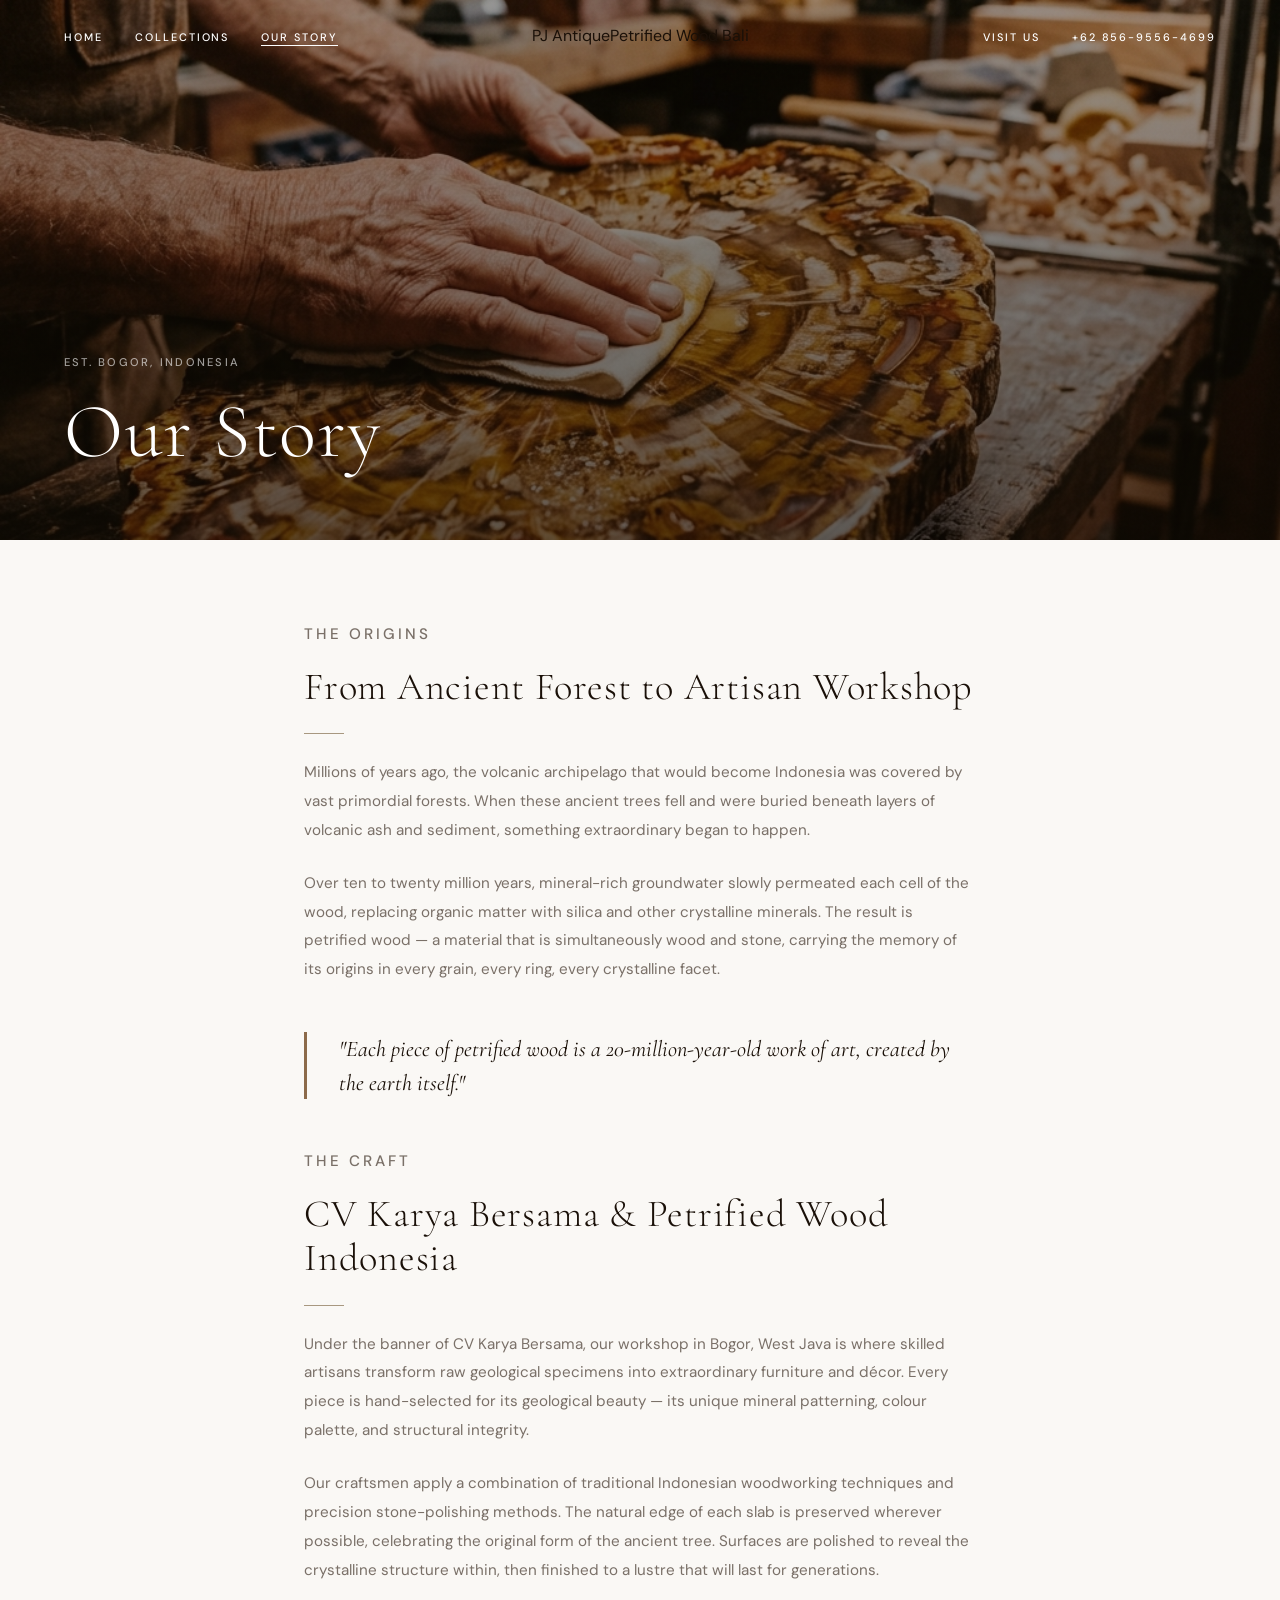
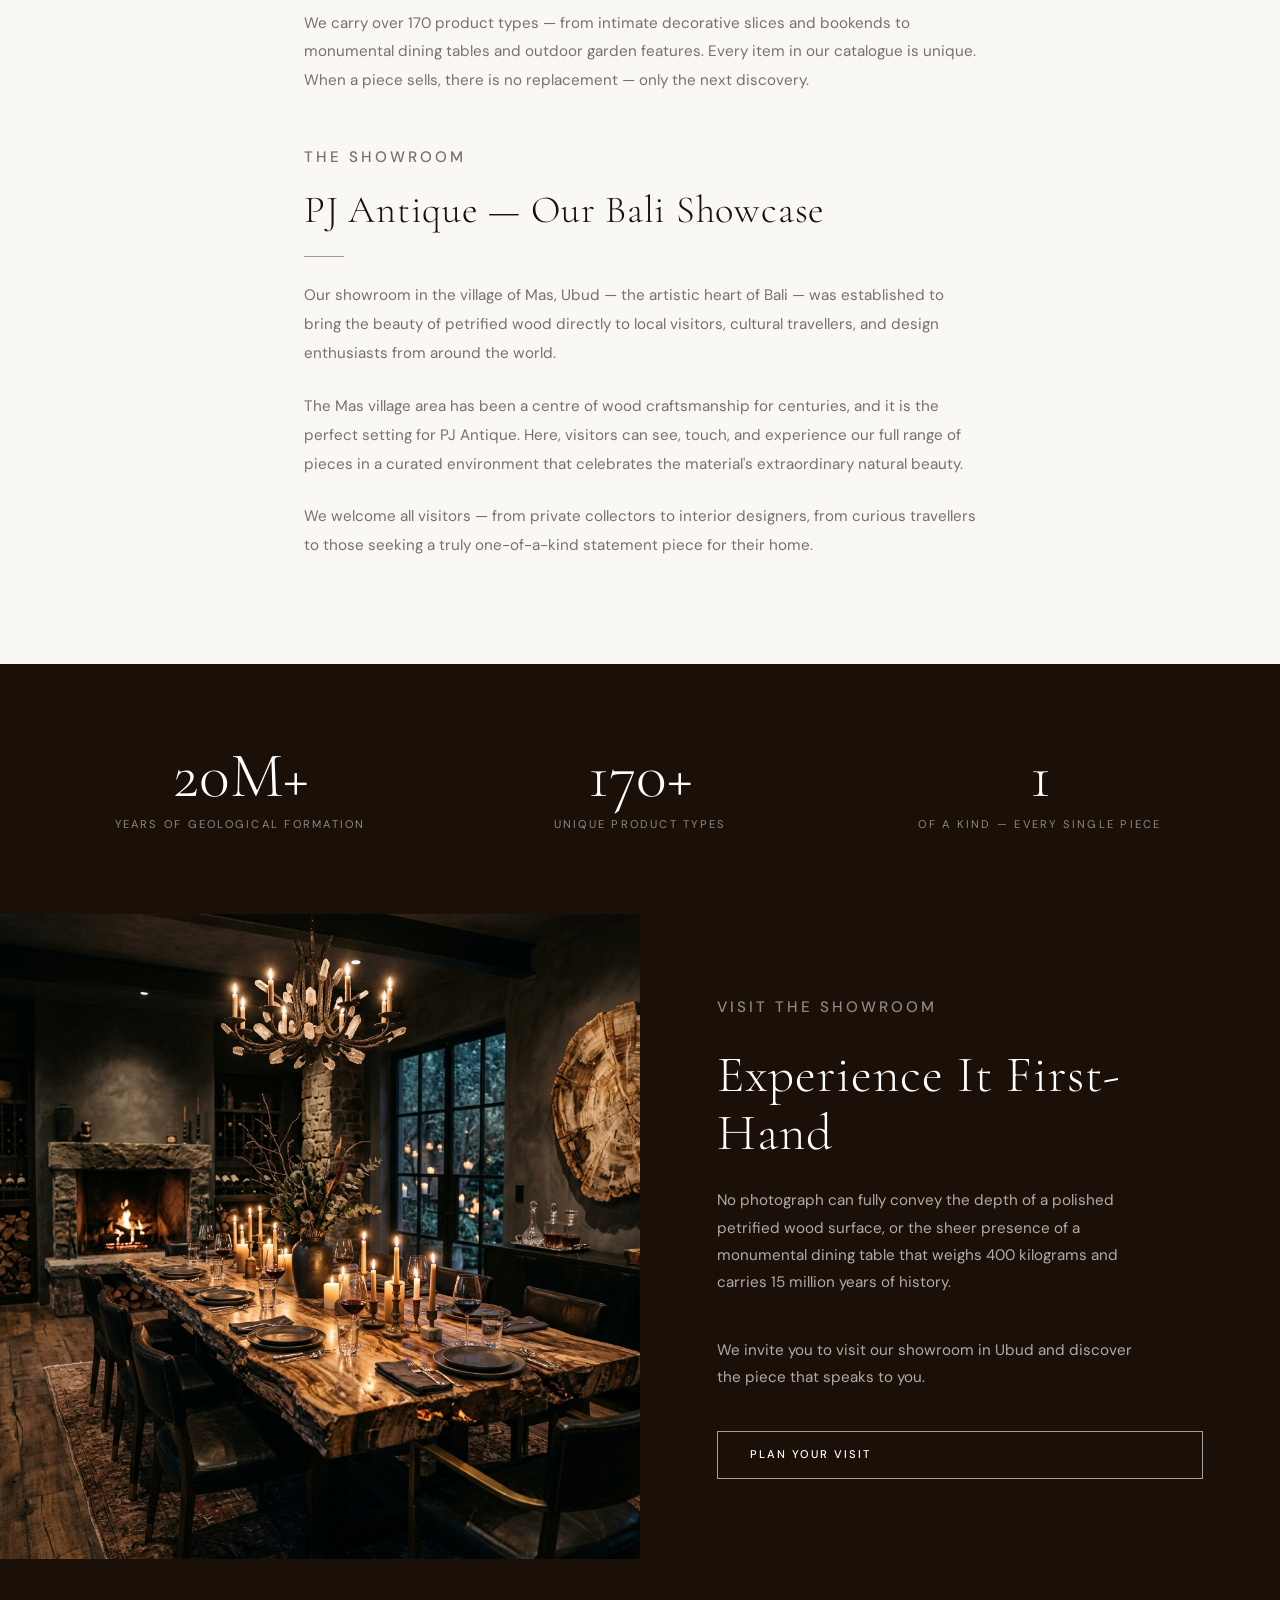
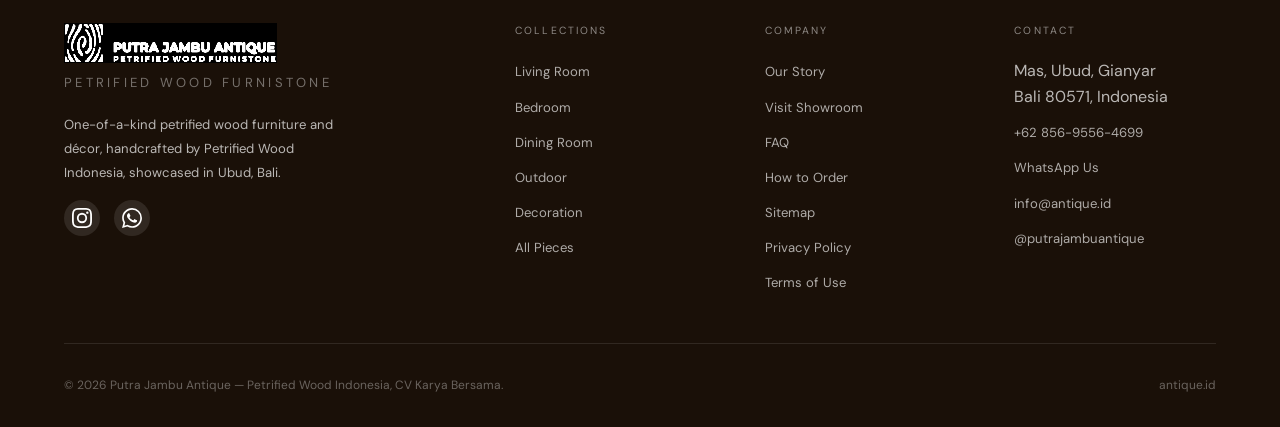
<file: about.html>
<!DOCTYPE html>
<html lang="en">
<head>
  <meta charset="UTF-8">
  <meta name="viewport" content="width=device-width, initial-scale=1.0">
  <title>Our Story — Putra Jambu Antique</title>
  <meta name="description" content="The story of Putra Jambu Antique and Petrified Wood Indonesia — from geological formation millions of years ago to handcrafted heirloom furniture in Bali today.">
  <meta property="og:title" content="Our Story — Putra Jambu Antique">
  <meta property="og:description" content="The story of Putra Jambu Antique and Petrified Wood Indonesia — from geological formation millions of years ago to handcrafted heirloom furniture in Bali today.">
  <meta property="og:type" content="website">
  <meta property="og:url" content="https://antique.id/about.html">
  <meta property="og:image" content="https://antique.id/images/about_brand.png">
  <meta name="twitter:card" content="summary_large_image">
  <meta name="twitter:title" content="Our Story — Putra Jambu Antique">
  <meta name="twitter:description" content="The story of Putra Jambu Antique and Petrified Wood Indonesia — from geological formation millions of years ago to handcrafted heirloom furniture in Bali today.">
  <meta name="twitter:image" content="https://antique.id/images/about_brand.png">
  <meta name="robots" content="index, follow">
  <link rel="canonical" href="https://antique.id/about.html">
  <link rel="stylesheet" href="css/main.css">
  <link rel="icon" type="image/png" href="images/PJA Square Logo_No_White_Background_1.png">
</head>
<body>

<div class="page-transition" id="pageTransition"></div>

<!-- NAVIGATION -->
<nav class="nav transparent" id="mainNav" role="navigation" aria-label="Main navigation">
  <div class="nav__inner">
    <ul class="nav__links" role="list">
      <li><a href="index.html" class="nav__link" id="nav-home">Home</a></li>
      <li><a href="collections.html" class="nav__link" id="nav-collections">Collections</a></li>
      <li><a href="about.html" class="nav__link active" id="nav-about">Our Story</a></li>
    </ul>
    <a href="index.html" class="nav__logo" aria-label="PJ Antique — Home">
      <span class="nav__logo-wordmark">PJ Antique</span>
      <span class="nav__logo-sub">Petrified Wood Bali</span>
    </a>
    <ul class="nav__links nav__links--right" role="list">
      <li><a href="contact.html" class="nav__link" id="nav-contact">Visit Us</a></li>
      <li><a href="tel:+6285695564699" class="nav__link" id="nav-phone">+62 856-9556-4699</a></li>
    </ul>
    <button class="nav__hamburger" id="navHamburger" aria-label="Open menu" aria-expanded="false">
      <span></span><span></span><span></span>
    </button>
  </div>
</nav>

<div class="nav__mobile" id="mobileMenu" role="dialog" aria-modal="true">
  <button class="nav__mobile-close" id="mobileClose" aria-label="Close menu">&#215;</button>
  <a href="index.html">Home</a>
  <a href="collections.html">Collections</a>
  <a href="about.html">Our Story</a>
  <a href="contact.html">Visit Us</a>
</div>

<!-- ABOUT HERO -->
<section class="about-hero" aria-labelledby="about-title">
  <div class="about-hero__bg" style="background-image: url('images/about_brand.png')"></div>
  <div class="about-hero__overlay"></div>
  <div class="about-hero__content">
    <p class="label">Est. Bogor, Indonesia</p>
    <h1 id="about-title">Our Story</h1>
  </div>
</section>

<!-- ABOUT CONTENT -->
<main id="main-content">
  <div class="about-content" data-animate>
    <p class="label" style="margin-bottom: 1rem;">The Origins</p>
    <h2>From Ancient Forest to Artisan Workshop</h2>
    <div class="divider" style="margin-left: 0;"></div>
    <p>Millions of years ago, the volcanic archipelago that would become Indonesia was covered by vast primordial forests. When these ancient trees fell and were buried beneath layers of volcanic ash and sediment, something extraordinary began to happen.</p>
    <p>Over ten to twenty million years, mineral-rich groundwater slowly permeated each cell of the wood, replacing organic matter with silica and other crystalline minerals. The result is petrified wood — a material that is simultaneously wood and stone, carrying the memory of its origins in every grain, every ring, every crystalline facet.</p>

    <blockquote>
      "Each piece of petrified wood is a 20-million-year-old work of art, created by the earth itself."
    </blockquote>

    <p class="label" style="margin-bottom: 1rem;" id="craft">The Craft</p>
    <h2>CV Karya Bersama &amp; Petrified Wood Indonesia</h2>
    <div class="divider" style="margin-left: 0;"></div>
    <p>Under the banner of CV Karya Bersama, our workshop in Bogor, West Java is where skilled artisans transform raw geological specimens into extraordinary furniture and décor. Every piece is hand-selected for its geological beauty — its unique mineral patterning, colour palette, and structural integrity.</p>
    <p>Our craftsmen apply a combination of traditional Indonesian woodworking techniques and precision stone-polishing methods. The natural edge of each slab is preserved wherever possible, celebrating the original form of the ancient tree. Surfaces are polished to reveal the crystalline structure within, then finished to a lustre that will last for generations.</p>
    <p>We carry over 170 product types — from intimate decorative slices and bookends to monumental dining tables and outdoor garden features. Every item in our catalogue is unique. When a piece sells, there is no replacement — only the next discovery.</p>

    <p class="label" style="margin-bottom: 1rem; margin-top: 3rem;">The Showroom</p>
    <h2>PJ Antique — Our Bali Showcase</h2>
    <div class="divider" style="margin-left: 0;"></div>
    <p>Our showroom in the village of Mas, Ubud — the artistic heart of Bali — was established to bring the beauty of petrified wood directly to local visitors, cultural travellers, and design enthusiasts from around the world.</p>
    <p>The Mas village area has been a centre of wood craftsmanship for centuries, and it is the perfect setting for PJ Antique. Here, visitors can see, touch, and experience our full range of pieces in a curated environment that celebrates the material's extraordinary natural beauty.</p>
    <p>We welcome all visitors — from private collectors to interior designers, from curious travellers to those seeking a truly one-of-a-kind statement piece for their home.</p>
  </div>

  <!-- STATS -->
  <div class="stats-section" data-animate="fade">
    <div class="stats-section__inner">
      <div class="stat">
        <p class="stat__num">20M+</p>
        <p class="stat__label">Years of Geological Formation</p>
      </div>
      <div class="stat">
        <p class="stat__num">170+</p>
        <p class="stat__label">Unique Product Types</p>
      </div>
      <div class="stat">
        <p class="stat__num">1</p>
        <p class="stat__label">Of a Kind — Every Single Piece</p>
      </div>
    </div>
  </div>

  <!-- EDITORIAL -->
  <div class="editorial" data-animate="fade">
    <div class="editorial__img-wrap">
      <img src="images/cat_dining.png" alt="Petrified wood dining table in showroom" class="editorial__img" loading="lazy">
    </div>
    <div class="editorial__copy">
      <p class="label">Visit the Showroom</p>
      <h2>Experience It First-Hand</h2>
      <p>No photograph can fully convey the depth of a polished petrified wood surface, or the sheer presence of a monumental dining table that weighs 400 kilograms and carries 15 million years of history.</p>
      <p>We invite you to visit our showroom in Ubud and discover the piece that speaks to you.</p>
      <a href="contact.html" class="btn btn--outline" id="about-visit-btn">Plan Your Visit</a>
    </div>
  </div>
</main>

<!-- FOOTER -->
<footer class="footer" role="contentinfo">
  <div class="footer__inner">
    <div class="footer__top">
      <div class="footer__brand">
        <img src="images/PJA Header Logo_1.png" alt="Putra Jambu Antique" style="height:40px;width:auto;margin-bottom:0.5rem;filter:invert(1) brightness(10) saturate(0);">
        <p class="footer__brand-sub">Petrified Wood Furnistone</p>
        <p>One-of-a-kind petrified wood furniture and décor, handcrafted by Petrified Wood Indonesia, showcased in Ubud, Bali.</p>
        <div class="footer__social">
          <a href="https://www.instagram.com/putrajambuantique/" target="_blank" rel="noopener" aria-label="Instagram"><svg width="20" height="20" viewBox="0 0 24 24" fill="currentColor"><path d="M12 2.163c3.204 0 3.584.012 4.85.07 3.252.148 4.771 1.691 4.919 4.919.058 1.265.069 1.645.069 4.849 0 3.205-.012 3.584-.069 4.849-.149 3.225-1.664 4.771-4.919 4.919-1.266.058-1.644.07-4.85.07-3.204 0-3.584-.012-4.849-.07-3.26-.149-4.771-1.699-4.919-4.92-.058-1.265-.07-1.644-.07-4.849 0-3.204.013-3.583.07-4.849.149-3.227 1.664-4.771 4.919-4.919 1.266-.057 1.645-.069 4.849-.069zM12 0C8.741 0 8.333.014 7.053.072 2.695.272.273 2.69.073 7.052.014 8.333 0 8.741 0 12c0 3.259.014 3.668.072 4.948.2 4.358 2.618 6.78 6.98 6.98C8.333 23.986 8.741 24 12 24c3.259 0 3.668-.014 4.948-.072 4.354-.2 6.782-2.618 6.979-6.98.059-1.28.073-1.689.073-4.948 0-3.259-.014-3.667-.072-4.947-.196-4.354-2.617-6.78-6.979-6.98C15.668.014 15.259 0 12 0zm0 5.838a6.162 6.162 0 100 12.324 6.162 6.162 0 000-12.324zM12 16a4 4 0 110-8 4 4 0 010 8zm6.406-11.845a1.44 1.44 0 100 2.881 1.44 1.44 0 000-2.881z"/></svg></a>
          <a href="https://wa.me/6285695564699" target="_blank" rel="noopener" aria-label="WhatsApp"><svg width="20" height="20" viewBox="0 0 24 24" fill="currentColor"><path d="M17.472 14.382c-.297-.149-1.758-.867-2.03-.967-.273-.099-.471-.148-.67.15-.197.297-.767.966-.94 1.164-.173.199-.347.223-.644.075-.297-.15-1.255-.463-2.39-1.475-.883-.788-1.48-1.761-1.653-2.059-.173-.297-.018-.458.13-.606.134-.133.298-.347.446-.52.149-.174.198-.298.298-.497.099-.198.05-.371-.025-.52-.075-.149-.669-1.612-.916-2.207-.242-.579-.487-.5-.669-.51-.173-.008-.371-.01-.57-.01-.198 0-.52.074-.792.372-.272.297-1.04 1.016-1.04 2.479 0 1.462 1.065 2.875 1.213 3.074.149.198 2.096 3.2 5.077 4.487.709.306 1.262.489 1.694.625.712.227 1.36.195 1.871.118.571-.085 1.758-.719 2.006-1.413.248-.694.248-1.289.173-1.413-.074-.124-.272-.198-.57-.347m-5.421 7.403h-.004a9.87 9.87 0 01-5.031-1.378l-.361-.214-3.741.982.998-3.648-.235-.374a9.86 9.86 0 01-1.51-5.26c.001-5.45 4.436-9.884 9.888-9.884 2.64 0 5.122 1.03 6.988 2.898a9.825 9.825 0 012.893 6.994c-.003 5.45-4.437 9.884-9.885 9.884m8.413-18.297A11.815 11.815 0 0012.05 0C5.495 0 .16 5.335.157 11.892c0 2.096.547 4.142 1.588 5.945L.057 24l6.305-1.654a11.882 11.882 0 005.683 1.448h.005c6.554 0 11.89-5.335 11.893-11.893a11.821 11.821 0 00-3.48-8.413z"/></svg></a>
        </div>
      </div>
      <div><p class="footer__col-title">Collections</p><ul class="footer__links"><li><a href="collections.html?cat=living-room">Living Room</a></li><li><a href="collections.html?cat=bedroom">Bedroom</a></li><li><a href="collections.html?cat=dining-room">Dining Room</a></li><li><a href="collections.html?cat=outdoor">Outdoor</a></li><li><a href="collections.html?cat=decoration">Decoration</a></li><li><a href="collections.html">All Pieces</a></li></ul></div>
      <div><p class="footer__col-title">Company</p><ul class="footer__links"><li><a href="about.html">Our Story</a></li><li><a href="contact.html">Visit Showroom</a></li><li><a href="faq.html">FAQ</a></li><li><a href="faq.html#how-to-order">How to Order</a></li><li><a href="sitemap.html">Sitemap</a></li><li><a href="privacy-policy.html">Privacy Policy</a></li><li><a href="terms.html">Terms of Use</a></li></ul></div>
      <div><p class="footer__col-title">Contact</p><ul class="footer__links"><li>Mas, Ubud, Gianyar<br>Bali 80571, Indonesia</li><li><a href="tel:+6285695564699">+62 856-9556-4699</a></li><li><a href="https://wa.me/6285695564699" target="_blank" rel="noopener">WhatsApp Us</a></li><li><a href="mailto:info@antique.id">info@antique.id</a></li><li><a href="https://www.instagram.com/putrajambuantique/" target="_blank" rel="noopener">@putrajambuantique</a></li></ul></div>
    </div>
    <div class="footer__bottom">
      <p>&copy; <span id="footerYear"></span> Putra Jambu Antique — Petrified Wood Indonesia, CV Karya Bersama.</p>
      <p>antique.id</p>
    </div>
  </div>
</footer>

<script src="js/app.js"></script>
</body>
</html>
</file>
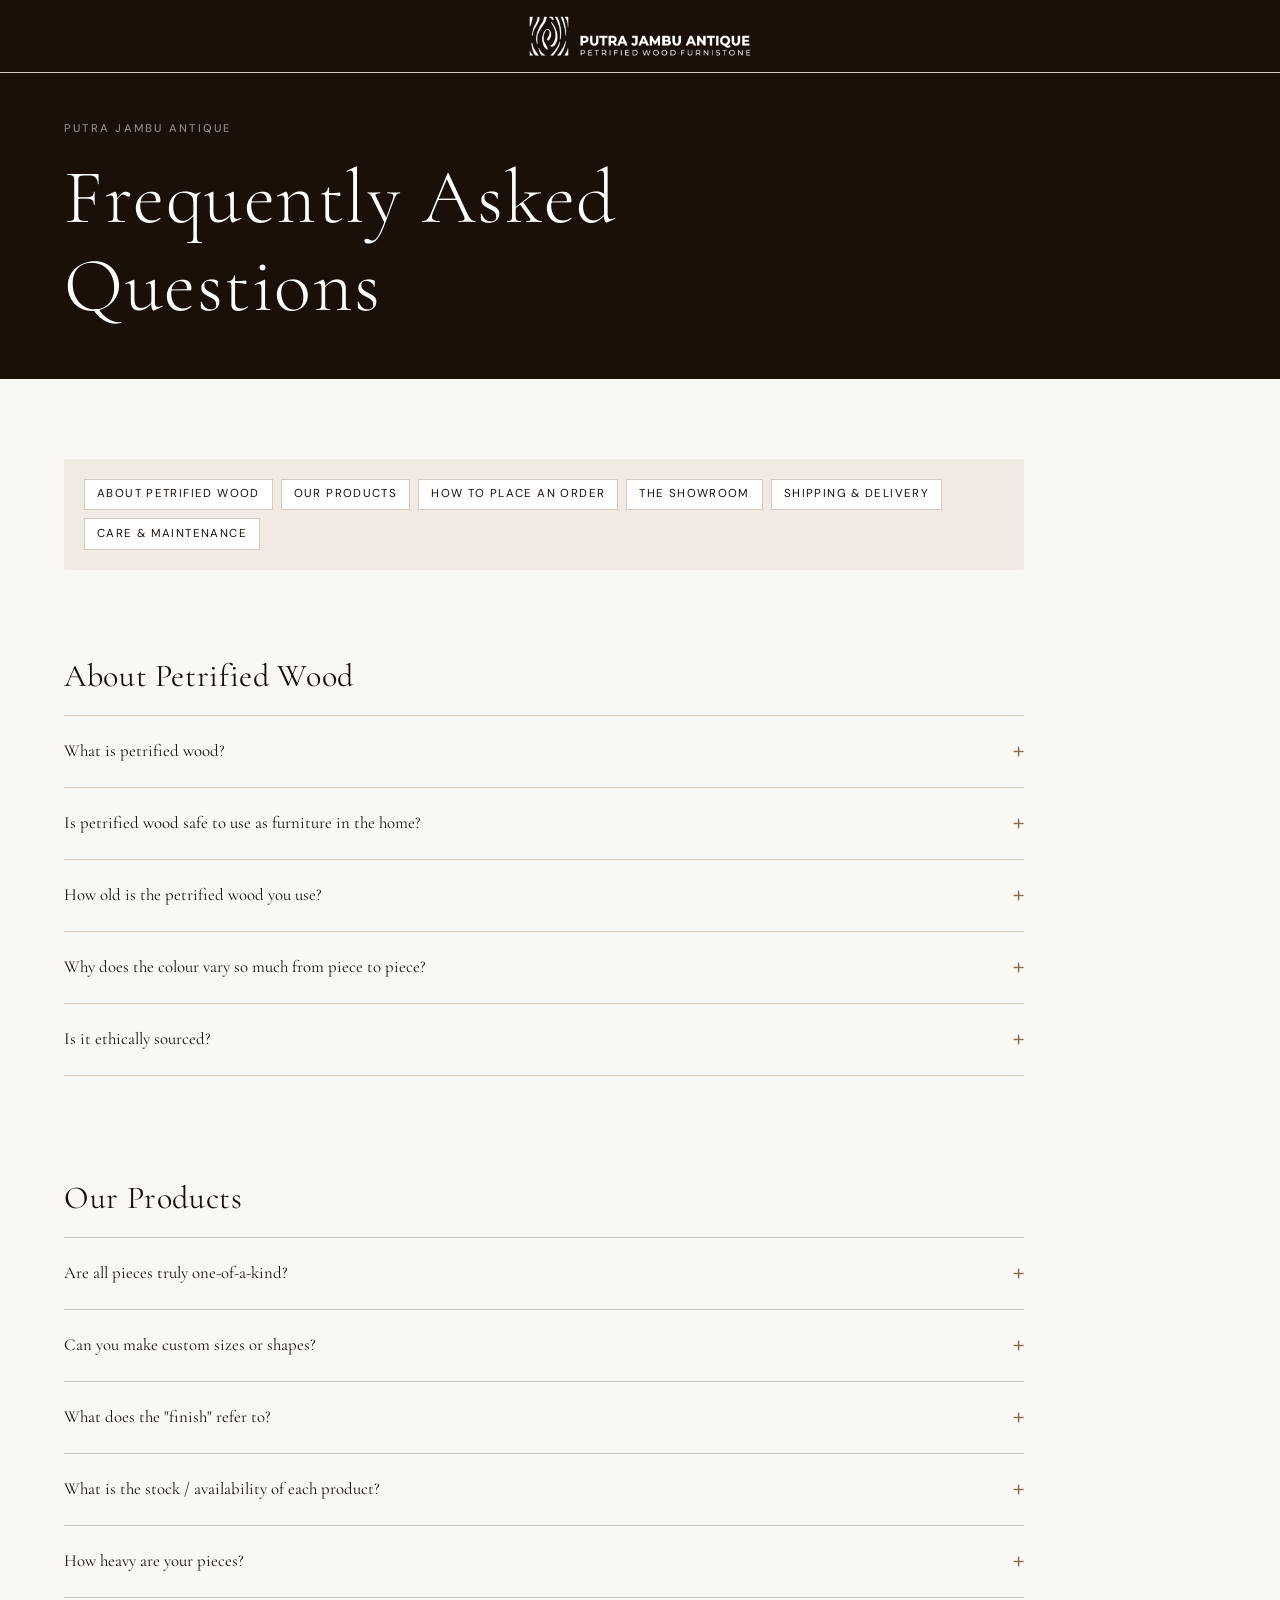
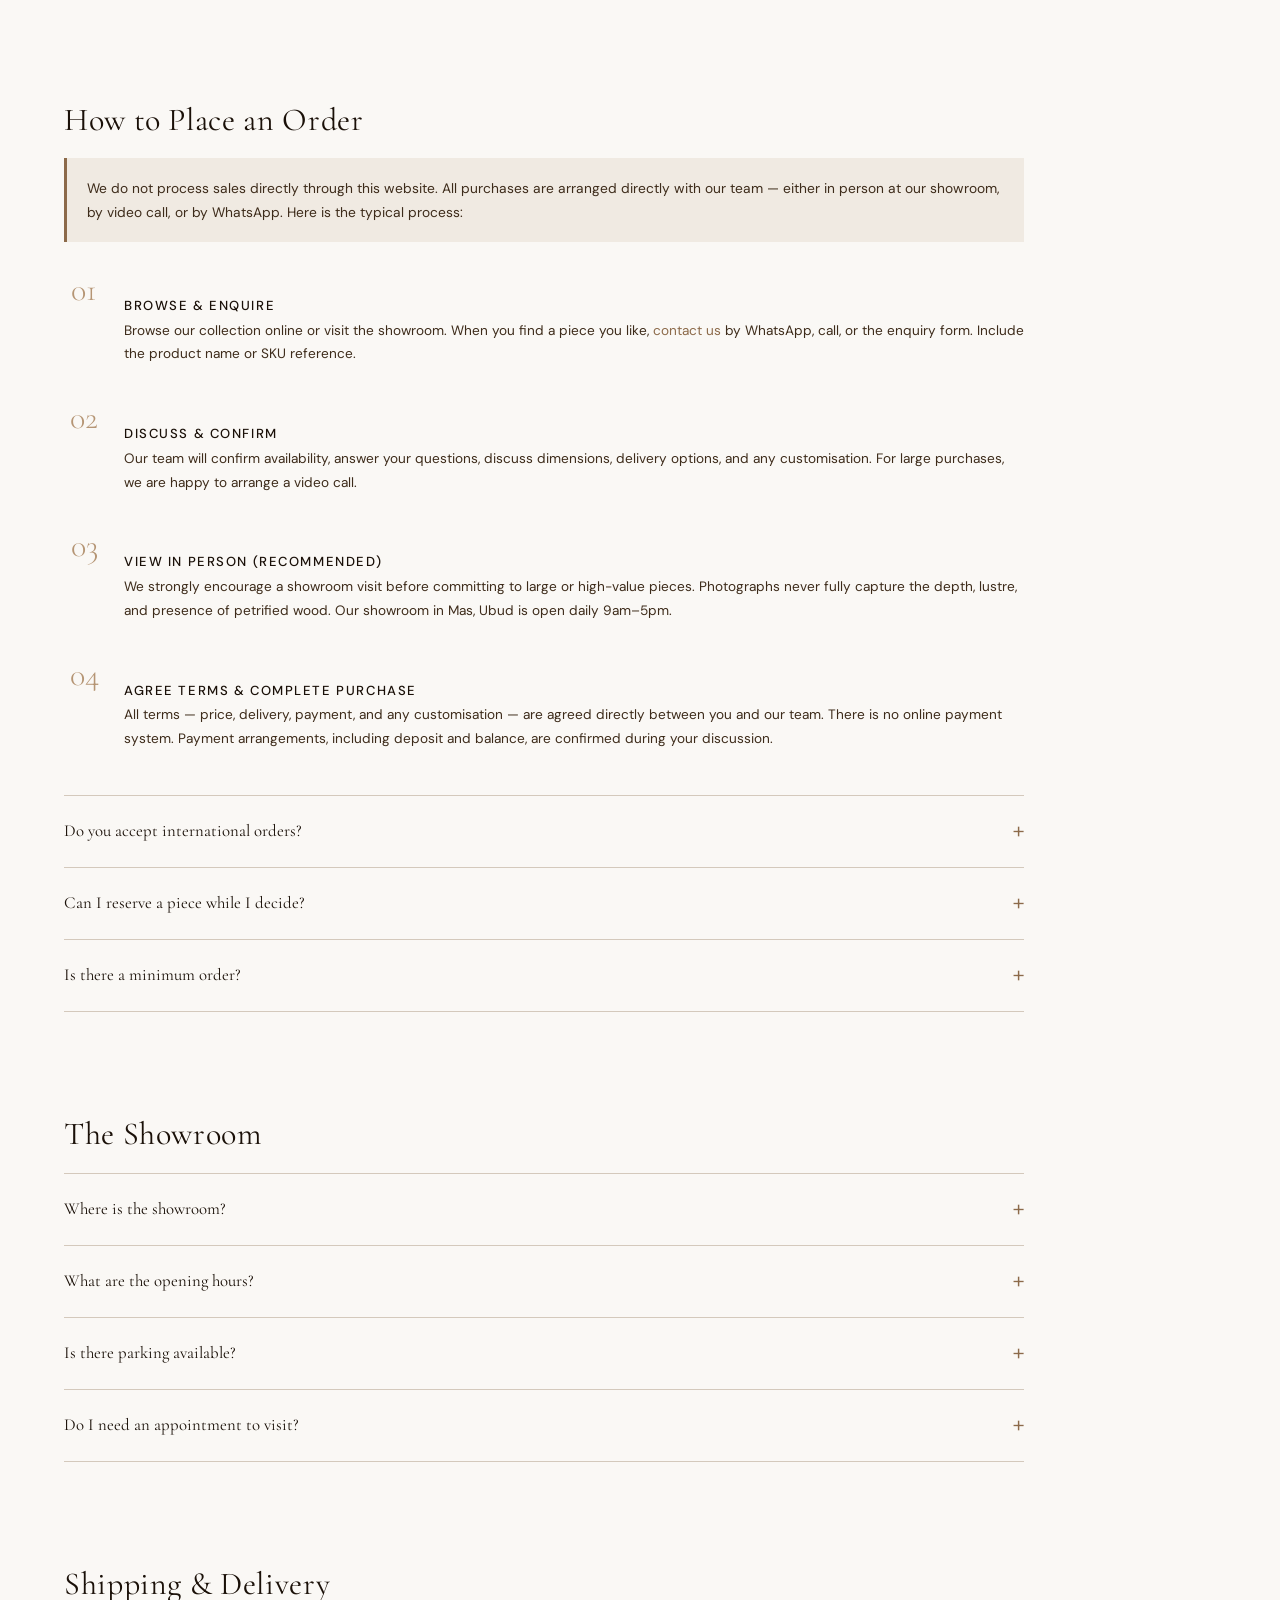
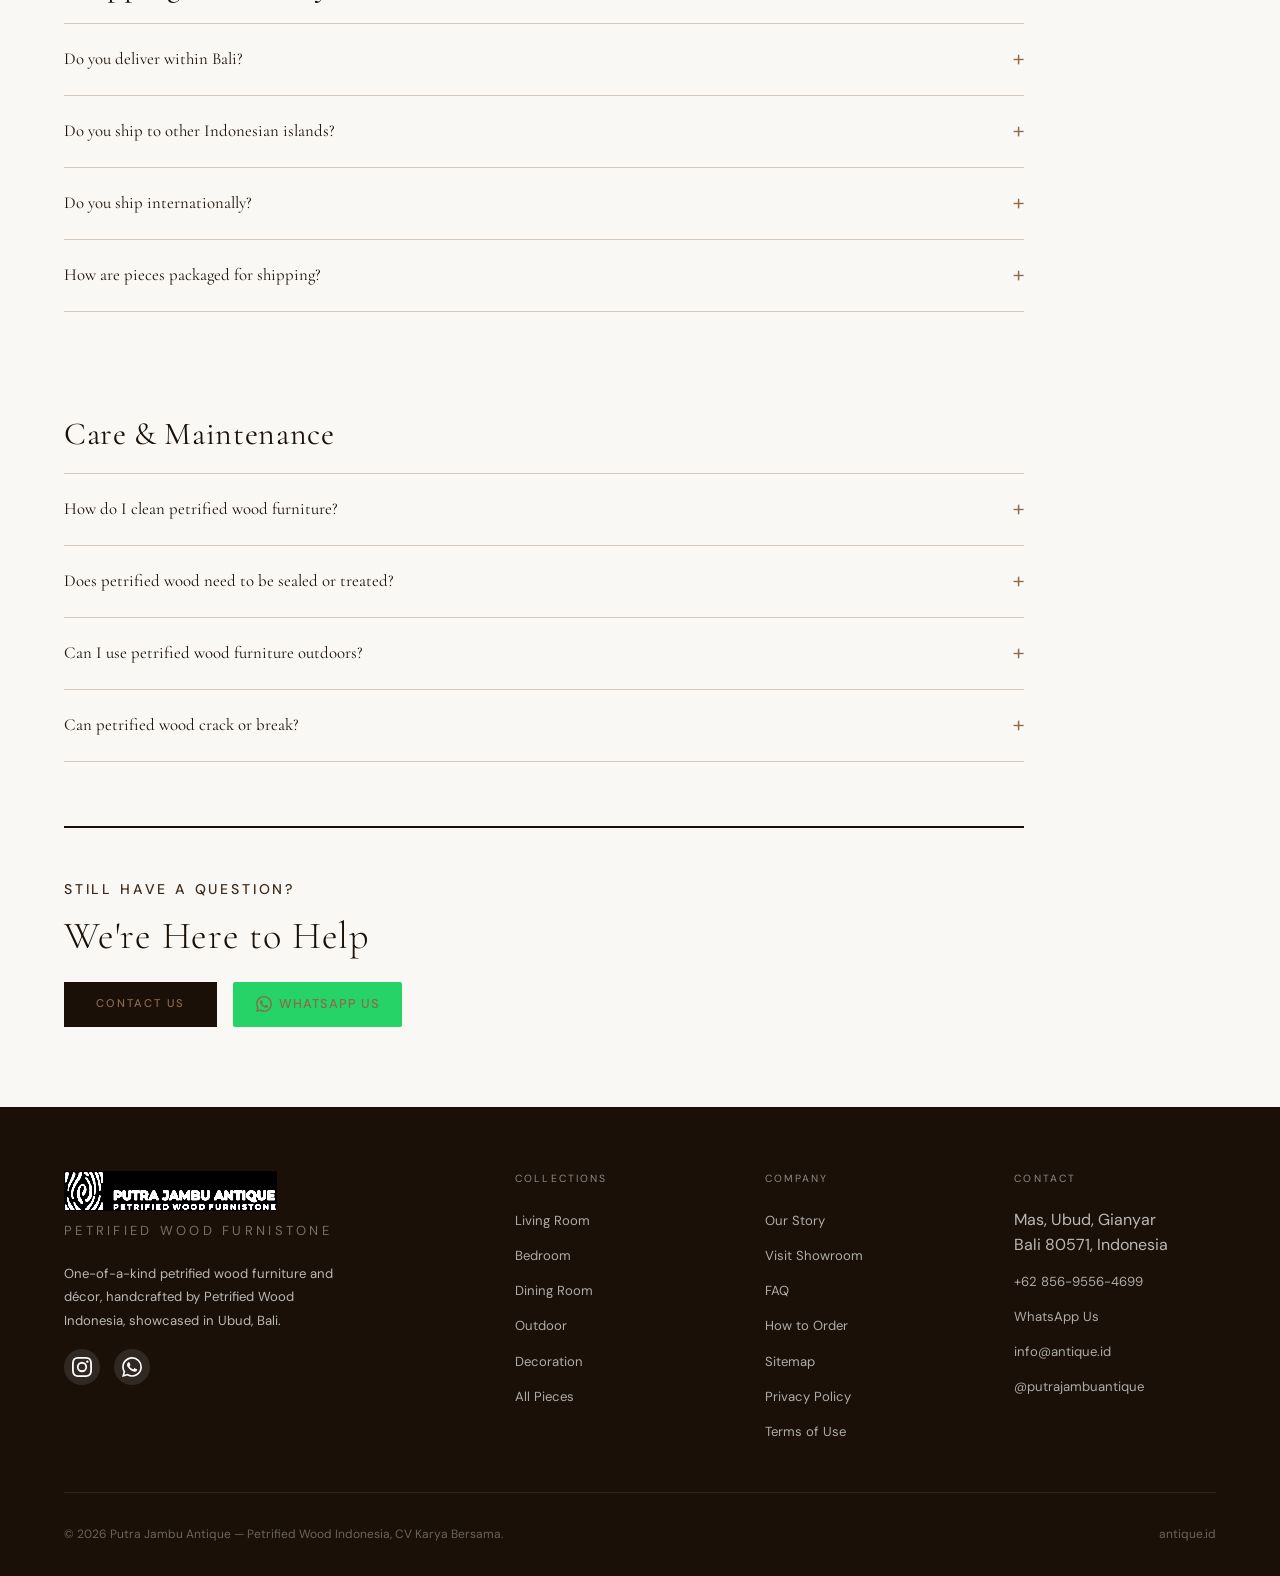
<file: faq.html>
<!DOCTYPE html>
<html lang="en">
<head>
  <meta charset="UTF-8">
  <meta name="viewport" content="width=device-width, initial-scale=1.0">
  <title>FAQ — Putra Jambu Antique Petrified Wood Furnistone</title>
  <meta name="description" content="Frequently asked questions about petrified wood furniture, our showroom in Ubud Bali, how to place an order, care instructions, and delivery.">
  <meta name="robots" content="index, follow">
  <link rel="canonical" href="https://antique.id/faq.html">
  <link rel="stylesheet" href="css/main.css">
  <link rel="icon" type="image/png" href="images/PJA Square Logo_No_White_Background_1.png">
</head>
<body>

<div class="page-transition" id="pageTransition"></div>

<nav class="nav dark-mode scrolled" id="mainNav" role="navigation" aria-label="Main navigation">
  <div class="nav__inner">
    <ul class="nav__links" role="list">
      <li><a href="index.html" class="nav__link">Home</a></li>
      <li><a href="collections.html" class="nav__link">Collections</a></li>
      <li><a href="about.html" class="nav__link">Our Story</a></li>
    </ul>
    <a href="index.html" class="nav__logo" aria-label="Putra Jambu Antique — Home">
      <img src="images/PJA Header Logo_No_White_Background_1.png" alt="Putra Jambu Antique" class="nav__logo-img" height="42" style="height:42px;width:auto;display:block;filter:invert(1) brightness(10) saturate(0);">
    </a>
    <ul class="nav__links nav__links--right" role="list">
      <li><a href="contact.html" class="nav__link">Visit Us</a></li>
      <li><a href="tel:+6285695564699" class="nav__link">+62 856-9556-4699</a></li>
    </ul>
    <button class="nav__hamburger" id="navHamburger" aria-label="Open menu" aria-expanded="false">
      <span></span><span></span><span></span>
    </button>
  </div>
</nav>

<div class="nav__mobile" id="mobileMenu" role="dialog" aria-modal="true">
  <button class="nav__mobile-close" id="mobileClose" aria-label="Close menu">&#215;</button>
  <a href="index.html">Home</a>
  <a href="collections.html">Collections</a>
  <a href="about.html">Our Story</a>
  <a href="contact.html">Visit Us</a>
</div>

<div class="page-hero">
  <div class="page-hero__inner" data-animate>
    <p class="label">Putra Jambu Antique</p>
    <h1>Frequently Asked<br>Questions</h1>
  </div>
</div>

<main class="static-page" id="main-content">
  <div class="static-page__inner">

    <!-- QUICK LINKS -->
    <nav class="faq-toc" aria-label="FAQ sections">
      <a href="#about-petrified-wood">About Petrified Wood</a>
      <a href="#about-products">Our Products</a>
      <a href="#how-to-order">How to Place an Order</a>
      <a href="#showroom">The Showroom</a>
      <a href="#shipping">Shipping &amp; Delivery</a>
      <a href="#care">Care &amp; Maintenance</a>
    </nav>

    <!-- ── SECTION 1: ABOUT PETRIFIED WOOD ── -->
    <section class="faq-section" id="about-petrified-wood" aria-labelledby="faq-title-1">
      <h2 id="faq-title-1">About Petrified Wood</h2>

      <div class="faq-accordion">

        <details>
          <summary>What is petrified wood?</summary>
          <div class="faq-answer">
            <p>Petrified wood is ancient organic wood that has undergone a process called permineralisation. Over millions of years — typically 10 to 20 million years in Indonesia — buried tree trunks are slowly replaced by minerals (primarily silica, quartz, and other crystalline compounds) carried by groundwater through volcanic sediment.</p>
            <p>The result is a material that is simultaneously wood and stone: it retains the original grain, ring structure, and bark detail of the tree, but is now composed entirely of mineral crystals. Each piece is therefore both a geological specimen and a work of natural art.</p>
          </div>
        </details>

        <details>
          <summary>Is petrified wood safe to use as furniture in the home?</summary>
          <div class="faq-answer">
            <p>Yes, completely. Petrified wood is chemically inert — it is essentially stone, with no organic material remaining. It does not off-gas, decay, splinter, warp, or harbour insects or mould. It is one of the most durable and hygienic materials you can use in a home environment.</p>
          </div>
        </details>

        <details>
          <summary>How old is the petrified wood you use?</summary>
          <div class="faq-answer">
            <p>The petrified wood in our collection is estimated to be between 10 and 20 million years old, originating from the Miocene epoch. It was formed in the volcanic regions of Java and surrounding islands.</p>
          </div>
        </details>

        <details>
          <summary>Why does the colour vary so much from piece to piece?</summary>
          <div class="faq-answer">
            <p>The colour of petrified wood is determined by the specific minerals that infiltrated the wood during fossilisation. Iron oxides produce rich reds, browns, and yellows. Manganese produces deep purples and blacks. Silica alone produces whites and greys. Carbon produces blacks. The incredible variety — from honey amber to deep espresso to crystalline multi-colour — reflects the unique geological conditions at the site of each specimen.</p>
          </div>
        </details>

        <details>
          <summary>Is it ethically sourced?</summary>
          <div class="faq-answer">
            <p>Yes. Our petrified wood is sourced responsibly from legal concession areas in Indonesia. Petrified wood is a geological mineral, not a living tree — its collection is regulated under Indonesian mining law, not forestry law. We work with trusted extraction partners who comply with all applicable regulations.</p>
          </div>
        </details>

      </div>
    </section>

    <!-- ── SECTION 2: OUR PRODUCTS ── -->
    <section class="faq-section" id="about-products" aria-labelledby="faq-title-2">
      <h2 id="faq-title-2">Our Products</h2>

      <div class="faq-accordion">

        <details>
          <summary>Are all pieces truly one-of-a-kind?</summary>
          <div class="faq-answer">
            <p>Yes. Every piece of petrified wood is a unique geological specimen. No two slabs share the same mineral composition, colour pattern, grain structure, or shape. When a piece is sold, it is gone — there is no restocking of an identical item. The SKU and photographs in our catalogue represent the exact physical piece available.</p>
          </div>
        </details>

        <details>
          <summary>Can you make custom sizes or shapes?</summary>
          <div class="faq-answer">
            <p>To a limited extent. Since each slab is a natural specimen, the overall form is determined by the original tree. However, our artisans can trim, shape, and polish pieces to specific dimensions, or cut a larger slab into multiple pieces. For a custom commission, please <a href="contact.html">contact us</a> with your requirements.</p>
          </div>
        </details>

        <details>
          <summary>What does the "finish" refer to?</summary>
          <div class="faq-answer">
            <p>The finish describes how the surface of the petrified wood has been treated after extraction:</p>
            <ul>
              <li><strong>Natural / Raw</strong> — cleaned and stabilised but not polished; shows the raw texture</li>
              <li><strong>Matte Polish</strong> — ground smooth and buffed to a soft, non-reflective finish</li>
              <li><strong>High Gloss / Mirror Polish</strong> — ground progressively finer and polished to a deep mirror shine that reveals the full crystalline depth</li>
              <li><strong>Natural Edge</strong> — the outer bark edge is preserved; only the top surface is polished</li>
            </ul>
          </div>
        </details>

        <details>
          <summary>What is the stock / availability of each product?</summary>
          <div class="faq-answer">
            <p>Most large furniture pieces (dining tables, slabs) have a stock of 1 — they are singular specimens. Smaller decorative items (bookends, slices, bowls) may be available in quantities greater than 1 where we have multiple comparable pieces. Stock is updated regularly. Contact us to confirm availability of a specific item before visiting.</p>
          </div>
        </details>

        <details>
          <summary>How heavy are your pieces?</summary>
          <div class="faq-answer">
            <p>Petrified wood is denser than most natural stone — typically 2.5 to 2.8 g/cm³. Small decorative pieces weigh 1–10 kg. Coffee tables typically 30–80 kg. Large dining tables can reach 200–500 kg. Weight specifications are listed on each product page. Please factor this into your delivery and installation planning.</p>
          </div>
        </details>

      </div>
    </section>

    <!-- ── SECTION 3: HOW TO ORDER ── -->
    <section class="faq-section" id="how-to-order" aria-labelledby="faq-title-3">
      <h2 id="faq-title-3">How to Place an Order</h2>

      <div class="faq-info-box">
        <p>We do not process sales directly through this website. All purchases are arranged directly with our team — either in person at our showroom, by video call, or by WhatsApp. Here is the typical process:</p>
      </div>

      <div class="faq-steps">
        <div class="faq-step">
          <span class="faq-step__num">01</span>
          <div>
            <h3>Browse &amp; Enquire</h3>
            <p>Browse our collection online or visit the showroom. When you find a piece you like, <a href="contact.html">contact us</a> by WhatsApp, call, or the enquiry form. Include the product name or SKU reference.</p>
          </div>
        </div>
        <div class="faq-step">
          <span class="faq-step__num">02</span>
          <div>
            <h3>Discuss &amp; Confirm</h3>
            <p>Our team will confirm availability, answer your questions, discuss dimensions, delivery options, and any customisation. For large purchases, we are happy to arrange a video call.</p>
          </div>
        </div>
        <div class="faq-step">
          <span class="faq-step__num">03</span>
          <div>
            <h3>View in Person (Recommended)</h3>
            <p>We strongly encourage a showroom visit before committing to large or high-value pieces. Photographs never fully capture the depth, lustre, and presence of petrified wood. Our showroom in Mas, Ubud is open daily 9am–5pm.</p>
          </div>
        </div>
        <div class="faq-step">
          <span class="faq-step__num">04</span>
          <div>
            <h3>Agree Terms &amp; Complete Purchase</h3>
            <p>All terms — price, delivery, payment, and any customisation — are agreed directly between you and our team. There is no online payment system. Payment arrangements, including deposit and balance, are confirmed during your discussion.</p>
          </div>
        </div>
      </div>

      <div class="faq-accordion" style="margin-top:2rem;">
        <details>
          <summary>Do you accept international orders?</summary>
          <div class="faq-answer">
            <p>Yes. We have experience exporting pieces internationally, including sea freight for large items. International buyers are particularly welcome to enquire. We can arrange packaging, freight forwarding, and export documentation (CITES certificate where required). Please <a href="contact.html">contact us</a> for an international shipping quote.</p>
          </div>
        </details>
        <details>
          <summary>Can I reserve a piece while I decide?</summary>
          <div class="faq-answer">
            <p>Yes, a piece can typically be held for a short period with a reservation deposit. Please contact our team to arrange this. Items are not reserved without confirmation from our team.</p>
          </div>
        </details>
        <details>
          <summary>Is there a minimum order?</summary>
          <div class="faq-answer">
            <p>No minimum order. You are welcome to purchase a single decorative piece or furnish an entire villa. We serve both individual buyers and interior designers / hospitality projects.</p>
          </div>
        </details>
      </div>
    </section>

    <!-- ── SECTION 4: THE SHOWROOM ── -->
    <section class="faq-section" id="showroom" aria-labelledby="faq-title-4">
      <h2 id="faq-title-4">The Showroom</h2>

      <div class="faq-accordion">

        <details>
          <summary>Where is the showroom?</summary>
          <div class="faq-answer">
            <p>Our showroom is located in the village of Mas, Ubud, in Gianyar Regency, Bali (80571). Mas is one of Bali's traditional woodcarving villages, just south of Ubud town centre on the main road to Denpasar.</p>
            <p><a href="https://share.google/Zvq12VPfiss8smJ34" target="_blank" rel="noopener">View on Google Maps →</a></p>
          </div>
        </details>

        <details>
          <summary>What are the opening hours?</summary>
          <div class="faq-answer">
            <p>We are open <strong>every day, Monday through Sunday, 9:00 AM to 5:00 PM (WITA)</strong>. We are open on public holidays. For private viewings outside regular hours, please contact us in advance.</p>
          </div>
        </details>

        <details>
          <summary>Is there parking available?</summary>
          <div class="faq-answer">
            <p>Yes, parking is available on-site for cars and motorcycles. For larger groups or vehicles, please call ahead so we can assist.</p>
          </div>
        </details>

        <details>
          <summary>Do I need an appointment to visit?</summary>
          <div class="faq-answer">
            <p>No appointment is needed during regular hours — walk-ins are always welcome. However, if you are planning a large group visit, or want to discuss a specific project in detail, calling ahead is appreciated so we can ensure the right team member is available for you.</p>
          </div>
        </details>

      </div>
    </section>

    <!-- ── SECTION 5: SHIPPING ── -->
    <section class="faq-section" id="shipping" aria-labelledby="faq-title-5">
      <h2 id="faq-title-5">Shipping &amp; Delivery</h2>

      <div class="faq-accordion">

        <details>
          <summary>Do you deliver within Bali?</summary>
          <div class="faq-answer">
            <p>Yes. We offer delivery within Bali for all pieces. Delivery cost and logistics (including crane hire or additional manpower for very heavy items) are discussed at the time of purchase.</p>
          </div>
        </details>

        <details>
          <summary>Do you ship to other Indonesian islands?</summary>
          <div class="faq-answer">
            <p>Yes. We regularly ship to Jakarta, Surabaya, and other major cities via cargo service. Please enquire for a quote based on the specific piece(s) and destination.</p>
          </div>
        </details>

        <details>
          <summary>Do you ship internationally?</summary>
          <div class="faq-answer">
            <p>Yes. International shipping is available for all pieces. We work with experienced freight forwarders who specialise in oversized and fragile cargo. Pieces are custom crated for sea or air freight. Please <a href="contact.html">contact us</a> for a shipping quote to your country.</p>
          </div>
        </details>

        <details>
          <summary>How are pieces packaged for shipping?</summary>
          <div class="faq-answer">
            <p>All pieces are custom packed with foam padding, timber crating, and moisture-resistant wrapping appropriate to the destination. For international sea freight, we use heavy-duty wooden crates. We aim to ensure zero damage in transit — our team has extensive experience with this.</p>
          </div>
        </details>

      </div>
    </section>

    <!-- ── SECTION 6: CARE ── -->
    <section class="faq-section" id="care" aria-labelledby="faq-title-6">
      <h2 id="faq-title-6">Care &amp; Maintenance</h2>

      <div class="faq-accordion">

        <details>
          <summary>How do I clean petrified wood furniture?</summary>
          <div class="faq-answer">
            <p>For day-to-day cleaning, a soft damp cloth is all that is needed. Avoid abrasive cleaners, harsh chemicals, or acidic solutions (vinegar, citrus). For polished surfaces, a dry microfibre cloth works best. For matte finishes, a very slightly damp cloth is fine.</p>
          </div>
        </details>

        <details>
          <summary>Does petrified wood need to be sealed or treated?</summary>
          <div class="faq-answer">
            <p>High-gloss polished pieces benefit from occasional buffing with a stone polish (silicon-free) to maintain the shine. Matte and natural-edge pieces require no treatment. Petrified wood does not absorb liquids like natural wood — it is stone — so no oil or wax treatment is needed or recommended.</p>
          </div>
        </details>

        <details>
          <summary>Can I use petrified wood furniture outdoors?</summary>
          <div class="faq-answer">
            <p>Yes, with some considerations. Petrified wood is extremely weather-resistant — it will not rot, warp, or degrade in rain or humidity. However, prolonged exposure to direct tropical sun may slowly fade the polished finish. Outdoor pieces with a matte or natural finish are more suitable for exposed outdoor settings. We have a dedicated outdoor range — please browse <a href="collections.html?cat=outdoor">our outdoor collection</a>.</p>
          </div>
        </details>

        <details>
          <summary>Can petrified wood crack or break?</summary>
          <div class="faq-answer">
            <p>Like all stone, petrified wood can crack under severe impact. It is not brittle under normal conditions — our pieces are solid and robust — but dropping a heavy object on the edge of a polished slab could chip it. We recommend using felt pads under objects placed on tabletops. If a piece is damaged, we can advise on repair options.</p>
          </div>
        </details>

      </div>
    </section>

    <!-- CTA -->
    <div class="static-cta" data-animate="fade">
      <p class="label">Still have a question?</p>
      <h2>We're Here to Help</h2>
      <div class="static-cta__actions">
        <a href="contact.html" class="btn btn--dark" id="faq-contact-btn">Contact Us</a>
        <a href="https://wa.me/6285695564699" target="_blank" rel="noopener noreferrer" class="btn btn--whatsapp" id="faq-wa-btn">
          <svg width="16" height="16" viewBox="0 0 24 24" fill="currentColor"><path d="M17.472 14.382c-.297-.149-1.758-.867-2.03-.967-.273-.099-.471-.148-.67.15-.197.297-.767.966-.94 1.164-.173.199-.347.223-.644.075-.297-.15-1.255-.463-2.39-1.475-.883-.788-1.48-1.761-1.653-2.059-.173-.297-.018-.458.13-.606.134-.133.298-.347.446-.52.149-.174.198-.298.298-.497.099-.198.05-.371-.025-.52-.075-.149-.669-1.612-.916-2.207-.242-.579-.487-.5-.669-.51-.173-.008-.371-.01-.57-.01-.198 0-.52.074-.792.372-.272.297-1.04 1.016-1.04 2.479 0 1.462 1.065 2.875 1.213 3.074.149.198 2.096 3.2 5.077 4.487.709.306 1.262.489 1.694.625.712.227 1.36.195 1.871.118.571-.085 1.758-.719 2.006-1.413.248-.694.248-1.289.173-1.413-.074-.124-.272-.198-.57-.347m-5.421 7.403h-.004a9.87 9.87 0 01-5.031-1.378l-.361-.214-3.741.982.998-3.648-.235-.374a9.86 9.86 0 01-1.51-5.26c.001-5.45 4.436-9.884 9.888-9.884 2.64 0 5.122 1.03 6.988 2.898a9.825 9.825 0 012.893 6.994c-.003 5.45-4.437 9.884-9.885 9.884m8.413-18.297A11.815 11.815 0 0012.05 0C5.495 0 .16 5.335.157 11.892c0 2.096.547 4.142 1.588 5.945L.057 24l6.305-1.654a11.882 11.882 0 005.683 1.448h.005c6.554 0 11.89-5.335 11.893-11.893a11.821 11.821 0 00-3.48-8.413z"/></svg>
          WhatsApp Us
        </a>
      </div>
    </div>

  </div>
</main>

<footer class="footer" role="contentinfo">
  <div class="footer__inner">
    <div class="footer__top">
      <div class="footer__brand">
        <img src="images/PJA Header Logo_1.png" alt="Putra Jambu Antique" style="height:40px;width:auto;margin-bottom:0.5rem;filter:invert(1) brightness(10) saturate(0);">
        <p class="footer__brand-sub">Petrified Wood Furnistone</p>
        <p>One-of-a-kind petrified wood furniture and décor, handcrafted by Petrified Wood Indonesia, showcased in Ubud, Bali.</p>
        <div class="footer__social">
          <a href="https://www.instagram.com/putrajambuantique/" target="_blank" rel="noopener" aria-label="Instagram">
            <svg width="20" height="20" viewBox="0 0 24 24" fill="currentColor"><path d="M12 2.163c3.204 0 3.584.012 4.85.07 3.252.148 4.771 1.691 4.919 4.919.058 1.265.069 1.645.069 4.849 0 3.205-.012 3.584-.069 4.849-.149 3.225-1.664 4.771-4.919 4.919-1.266.058-1.644.07-4.85.07-3.204 0-3.584-.012-4.849-.07-3.26-.149-4.771-1.699-4.919-4.92-.058-1.265-.07-1.644-.07-4.849 0-3.204.013-3.583.07-4.849.149-3.227 1.664-4.771 4.919-4.919 1.266-.057 1.645-.069 4.849-.069zM12 0C8.741 0 8.333.014 7.053.072 2.695.272.273 2.69.073 7.052.014 8.333 0 8.741 0 12c0 3.259.014 3.668.072 4.948.2 4.358 2.618 6.78 6.98 6.98C8.333 23.986 8.741 24 12 24c3.259 0 3.668-.014 4.948-.072 4.354-.2 6.782-2.618 6.979-6.98.059-1.28.073-1.689.073-4.948 0-3.259-.014-3.667-.072-4.947-.196-4.354-2.617-6.78-6.979-6.98C15.668.014 15.259 0 12 0zm0 5.838a6.162 6.162 0 100 12.324 6.162 6.162 0 000-12.324zM12 16a4 4 0 110-8 4 4 0 010 8zm6.406-11.845a1.44 1.44 0 100 2.881 1.44 1.44 0 000-2.881z"/></svg>
          </a>
          <a href="https://wa.me/6285695564699" target="_blank" rel="noopener" aria-label="WhatsApp">
            <svg width="20" height="20" viewBox="0 0 24 24" fill="currentColor"><path d="M17.472 14.382c-.297-.149-1.758-.867-2.03-.967-.273-.099-.471-.148-.67.15-.197.297-.767.966-.94 1.164-.173.199-.347.223-.644.075-.297-.15-1.255-.463-2.39-1.475-.883-.788-1.48-1.761-1.653-2.059-.173-.297-.018-.458.13-.606.134-.133.298-.347.446-.52.149-.174.198-.298.298-.497.099-.198.05-.371-.025-.52-.075-.149-.669-1.612-.916-2.207-.242-.579-.487-.5-.669-.51-.173-.008-.371-.01-.57-.01-.198 0-.52.074-.792.372-.272.297-1.04 1.016-1.04 2.479 0 1.462 1.065 2.875 1.213 3.074.149.198 2.096 3.2 5.077 4.487.709.306 1.262.489 1.694.625.712.227 1.36.195 1.871.118.571-.085 1.758-.719 2.006-1.413.248-.694.248-1.289.173-1.413-.074-.124-.272-.198-.57-.347m-5.421 7.403h-.004a9.87 9.87 0 01-5.031-1.378l-.361-.214-3.741.982.998-3.648-.235-.374a9.86 9.86 0 01-1.51-5.26c.001-5.45 4.436-9.884 9.888-9.884 2.64 0 5.122 1.03 6.988 2.898a9.825 9.825 0 012.893 6.994c-.003 5.45-4.437 9.884-9.885 9.884m8.413-18.297A11.815 11.815 0 0012.05 0C5.495 0 .16 5.335.157 11.892c0 2.096.547 4.142 1.588 5.945L.057 24l6.305-1.654a11.882 11.882 0 005.683 1.448h.005c6.554 0 11.89-5.335 11.893-11.893a11.821 11.821 0 00-3.48-8.413z"/></svg>
          </a>
        </div>
      </div>
      <div>
        <p class="footer__col-title">Collections</p>
        <ul class="footer__links">
          <li><a href="collections.html?cat=living-room">Living Room</a></li>
          <li><a href="collections.html?cat=bedroom">Bedroom</a></li>
          <li><a href="collections.html?cat=dining-room">Dining Room</a></li>
          <li><a href="collections.html?cat=outdoor">Outdoor</a></li>
          <li><a href="collections.html?cat=decoration">Decoration</a></li>
          <li><a href="collections.html">All Pieces</a></li>
        </ul>
      </div>
      <div>
        <p class="footer__col-title">Company</p>
        <ul class="footer__links">
          <li><a href="about.html">Our Story</a></li>
          <li><a href="contact.html">Visit Showroom</a></li>
          <li><a href="faq.html">FAQ</a></li>
          <li><a href="faq.html#how-to-order">How to Order</a></li>
          <li><a href="sitemap.html">Sitemap</a></li>
          <li><a href="privacy-policy.html">Privacy Policy</a></li>
          <li><a href="terms.html">Terms of Use</a></li>
        </ul>
      </div>
      <div>
        <p class="footer__col-title">Contact</p>
        <ul class="footer__links">
          <li>Mas, Ubud, Gianyar<br>Bali 80571, Indonesia</li>
          <li><a href="tel:+6285695564699">+62 856-9556-4699</a></li>
          <li><a href="https://wa.me/6285695564699" target="_blank" rel="noopener">WhatsApp Us</a></li>
          <li><a href="mailto:info@antique.id">info@antique.id</a></li>
          <li><a href="https://www.instagram.com/putrajambuantique/" target="_blank" rel="noopener">@putrajambuantique</a></li>
        </ul>
      </div>
    </div>
    <div class="footer__bottom">
      <p>&copy; <span id="footerYear"></span> Putra Jambu Antique — Petrified Wood Indonesia, CV Karya Bersama.</p>
      <p>antique.id</p>
    </div>
  </div>
</footer>

<script src="js/data.js"></script>
<script src="js/app.js"></script>
</body>
</html>
</file>
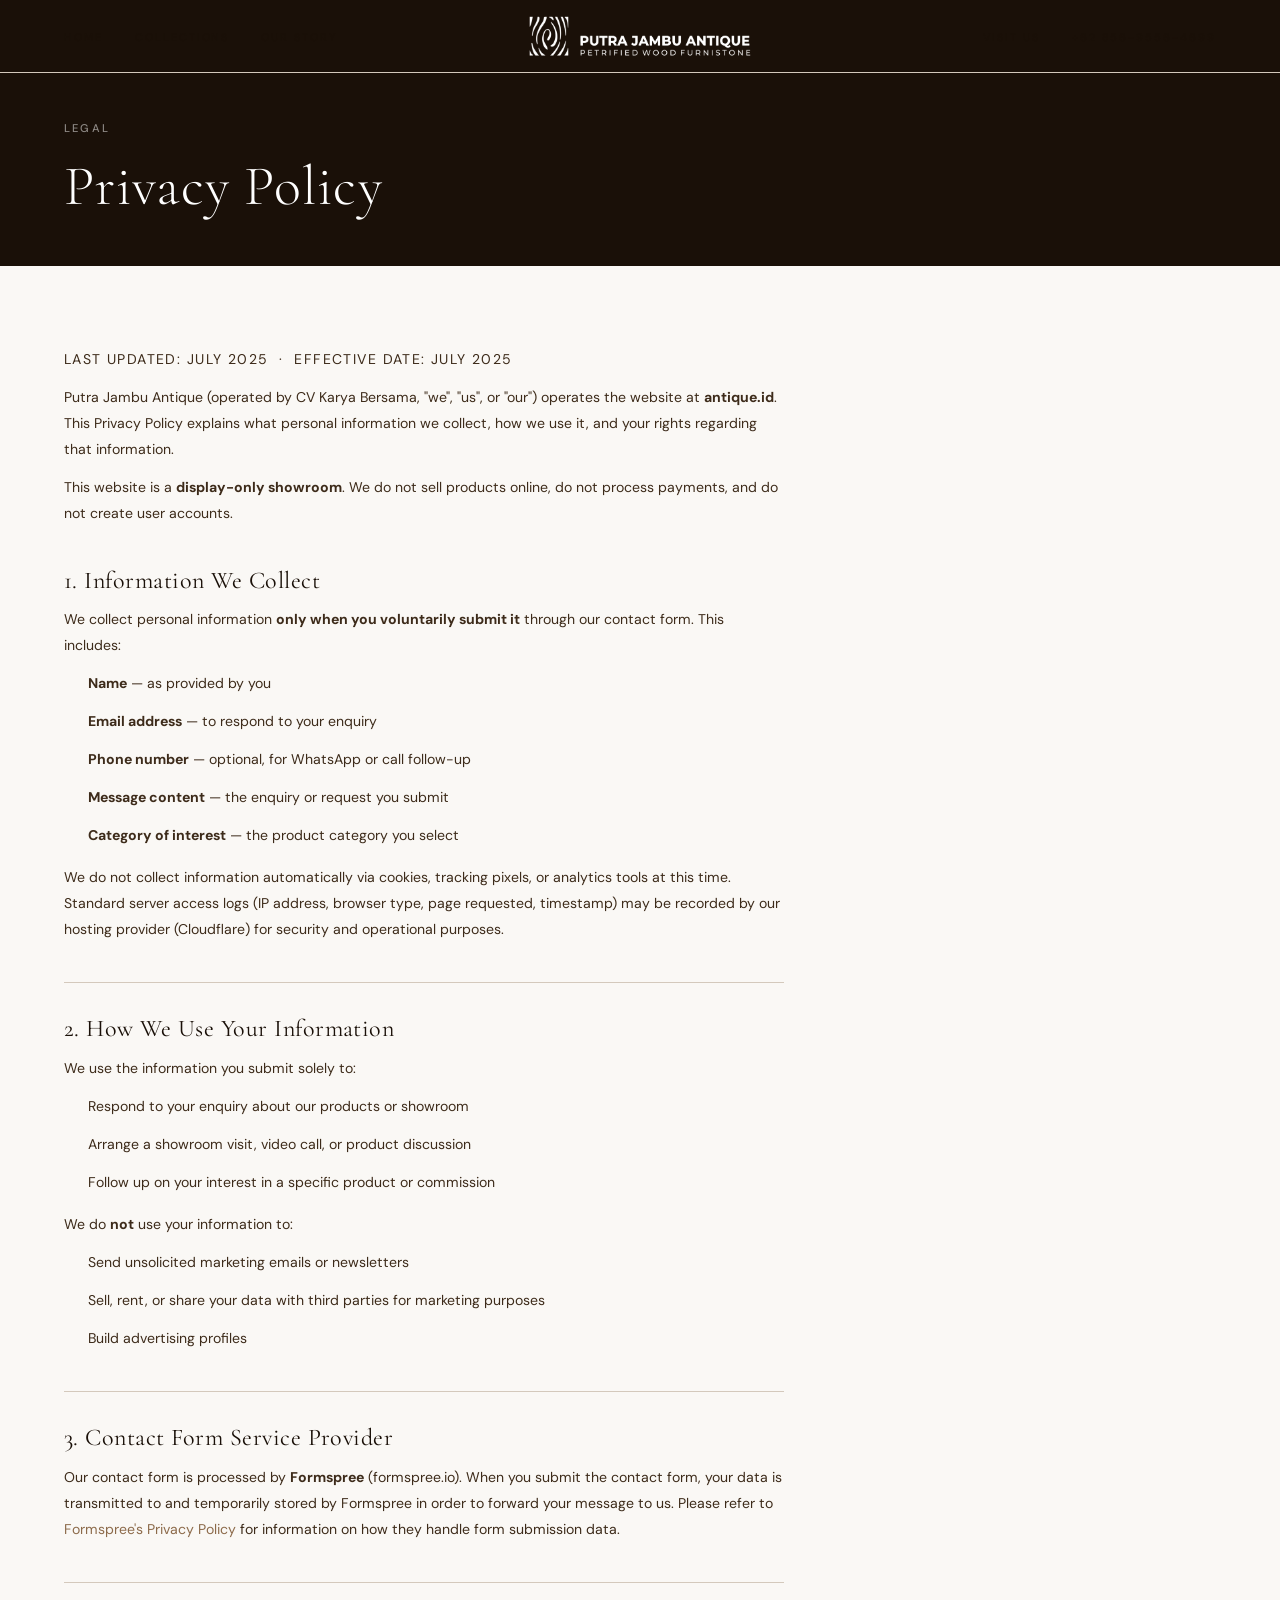
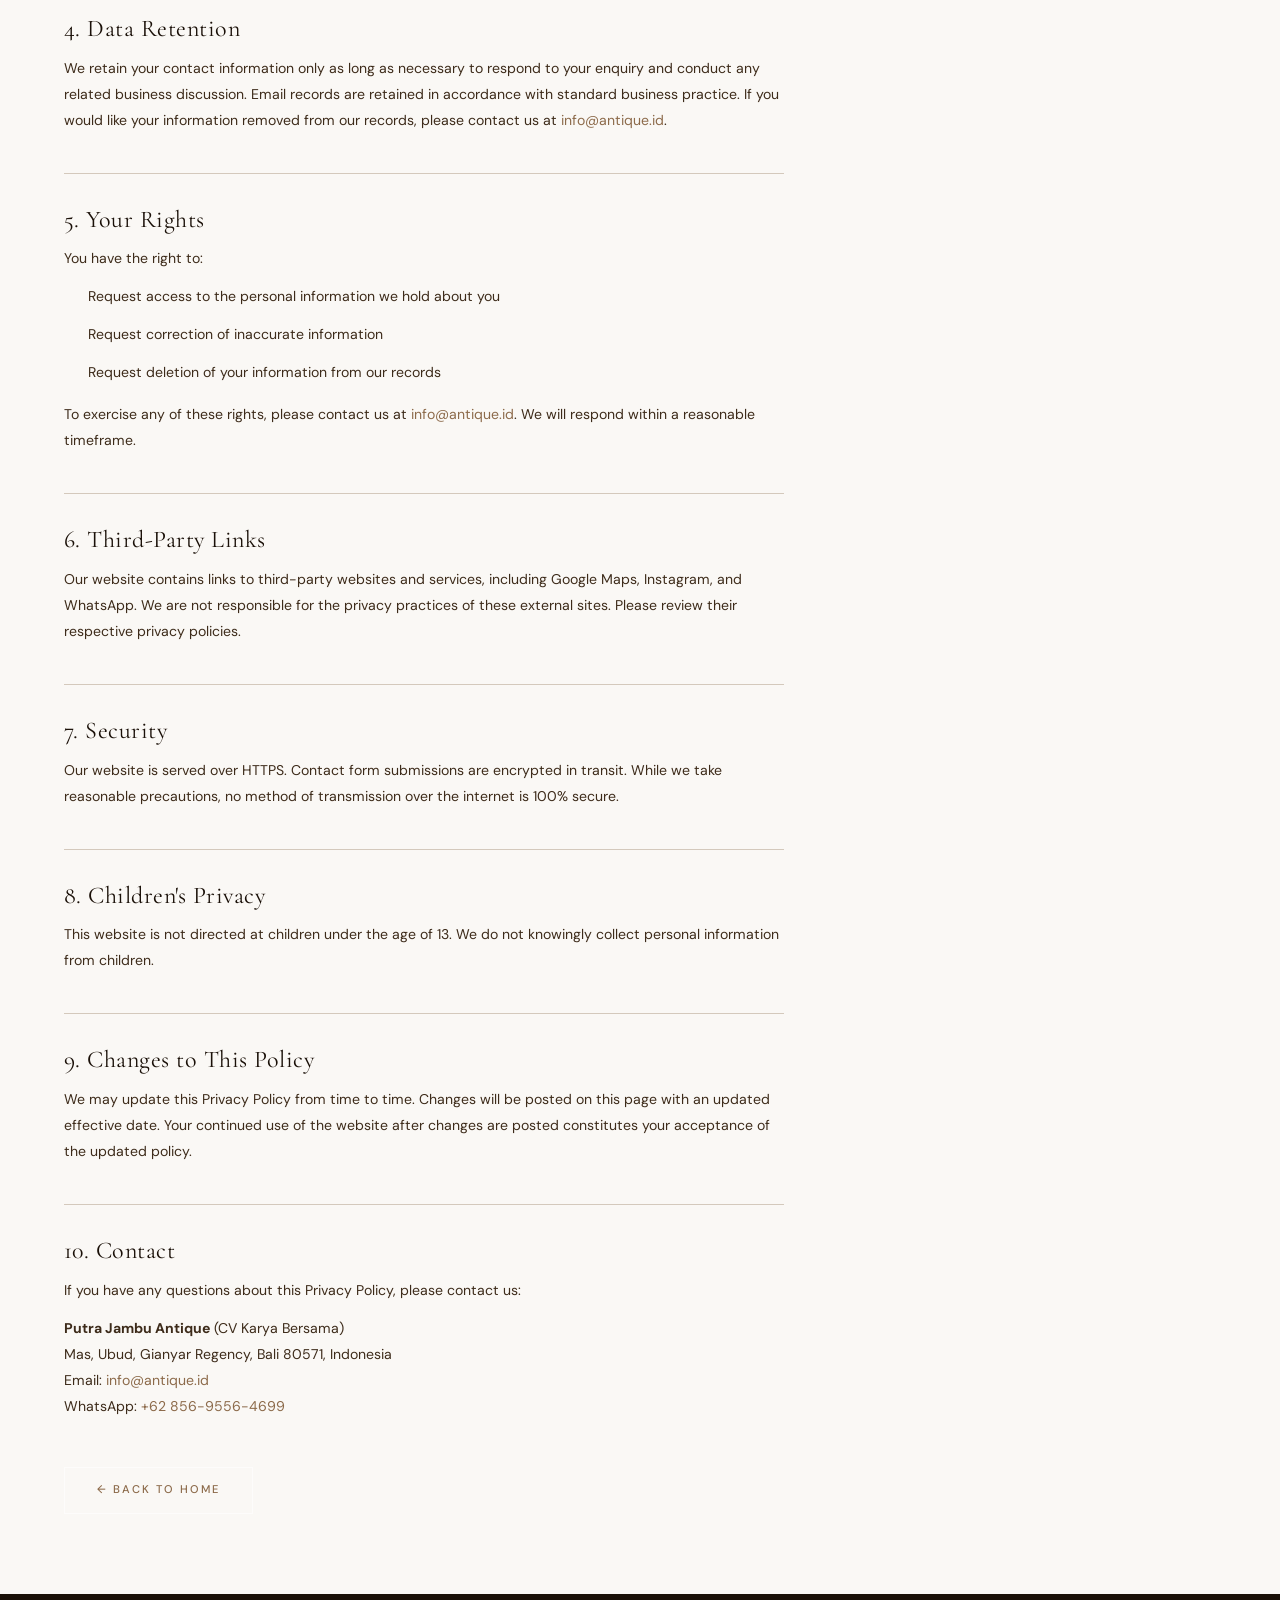
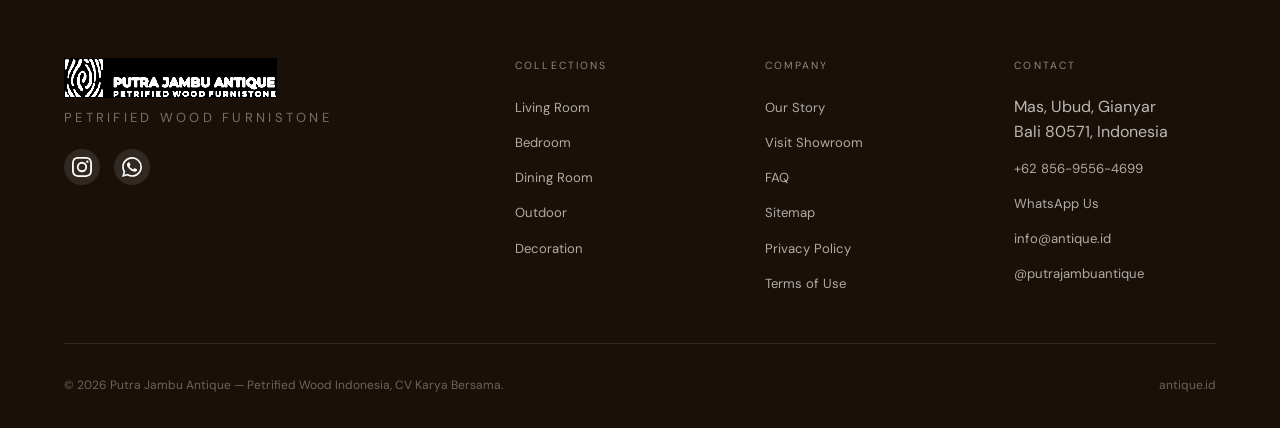
<file: privacy-policy.html>
<!DOCTYPE html>
<html lang="en">
<head>
  <meta charset="UTF-8">
  <meta name="viewport" content="width=device-width, initial-scale=1.0">
  <title>Privacy Policy — Putra Jambu Antique</title>
  <meta name="description" content="Privacy Policy for the Putra Jambu Antique website (antique.id). How we collect, use and protect your personal information.">
  <meta name="robots" content="noindex, follow">
  <link rel="stylesheet" href="css/main.css">
  <link rel="icon" type="image/png" href="images/PJA Square Logo_No_White_Background_1.png">
</head>
<body>

<div class="page-transition" id="pageTransition"></div>

<nav class="nav dark-mode scrolled" id="mainNav" role="navigation" aria-label="Main navigation">
  <div class="nav__inner">
    <ul class="nav__links" role="list">
      <li><a href="index.html" class="nav__link">Home</a></li>
      <li><a href="collections.html" class="nav__link">Collections</a></li>
      <li><a href="about.html" class="nav__link">Our Story</a></li>
    </ul>
    <a href="index.html" class="nav__logo" aria-label="Putra Jambu Antique — Home">
      <img src="images/PJA Header Logo_No_White_Background_1.png" alt="Putra Jambu Antique" class="nav__logo-img" height="42" style="height:42px;width:auto;display:block;filter:invert(1) brightness(10) saturate(0);">
    </a>
    <ul class="nav__links nav__links--right" role="list">
      <li><a href="contact.html" class="nav__link">Visit Us</a></li>
      <li><a href="tel:+6285695564699" class="nav__link">+62 856-9556-4699</a></li>
    </ul>
    <button class="nav__hamburger" id="navHamburger" aria-label="Open menu" aria-expanded="false">
      <span></span><span></span><span></span>
    </button>
  </div>
</nav>

<div class="nav__mobile" id="mobileMenu" role="dialog" aria-modal="true">
  <button class="nav__mobile-close" id="mobileClose" aria-label="Close menu">&#215;</button>
  <a href="index.html">Home</a>
  <a href="collections.html">Collections</a>
  <a href="about.html">Our Story</a>
  <a href="contact.html">Visit Us</a>
</div>

<div class="page-hero page-hero--short">
  <div class="page-hero__inner" data-animate>
    <p class="label">Legal</p>
    <h1>Privacy Policy</h1>
  </div>
</div>

<main class="static-page" id="main-content">
  <div class="static-page__inner static-page__inner--narrow">

    <p class="static-meta">Last updated: July 2025 &nbsp;·&nbsp; Effective date: July 2025</p>

    <p>Putra Jambu Antique (operated by CV Karya Bersama, "we", "us", or "our") operates the website at <strong>antique.id</strong>. This Privacy Policy explains what personal information we collect, how we use it, and your rights regarding that information.</p>
    <p>This website is a <strong>display-only showroom</strong>. We do not sell products online, do not process payments, and do not create user accounts.</p>

    <h2>1. Information We Collect</h2>
    <p>We collect personal information <strong>only when you voluntarily submit it</strong> through our contact form. This includes:</p>
    <ul>
      <li><strong>Name</strong> — as provided by you</li>
      <li><strong>Email address</strong> — to respond to your enquiry</li>
      <li><strong>Phone number</strong> — optional, for WhatsApp or call follow-up</li>
      <li><strong>Message content</strong> — the enquiry or request you submit</li>
      <li><strong>Category of interest</strong> — the product category you select</li>
    </ul>
    <p>We do not collect information automatically via cookies, tracking pixels, or analytics tools at this time. Standard server access logs (IP address, browser type, page requested, timestamp) may be recorded by our hosting provider (Cloudflare) for security and operational purposes.</p>

    <h2>2. How We Use Your Information</h2>
    <p>We use the information you submit solely to:</p>
    <ul>
      <li>Respond to your enquiry about our products or showroom</li>
      <li>Arrange a showroom visit, video call, or product discussion</li>
      <li>Follow up on your interest in a specific product or commission</li>
    </ul>
    <p>We do <strong>not</strong> use your information to:</p>
    <ul>
      <li>Send unsolicited marketing emails or newsletters</li>
      <li>Sell, rent, or share your data with third parties for marketing purposes</li>
      <li>Build advertising profiles</li>
    </ul>

    <h2>3. Contact Form Service Provider</h2>
    <p>Our contact form is processed by <strong>Formspree</strong> (formspree.io). When you submit the contact form, your data is transmitted to and temporarily stored by Formspree in order to forward your message to us. Please refer to <a href="https://formspree.io/legal/privacy-policy" target="_blank" rel="noopener">Formspree's Privacy Policy</a> for information on how they handle form submission data.</p>

    <h2>4. Data Retention</h2>
    <p>We retain your contact information only as long as necessary to respond to your enquiry and conduct any related business discussion. Email records are retained in accordance with standard business practice. If you would like your information removed from our records, please contact us at <a href="mailto:info@antique.id">info@antique.id</a>.</p>

    <h2>5. Your Rights</h2>
    <p>You have the right to:</p>
    <ul>
      <li>Request access to the personal information we hold about you</li>
      <li>Request correction of inaccurate information</li>
      <li>Request deletion of your information from our records</li>
    </ul>
    <p>To exercise any of these rights, please contact us at <a href="mailto:info@antique.id">info@antique.id</a>. We will respond within a reasonable timeframe.</p>

    <h2>6. Third-Party Links</h2>
    <p>Our website contains links to third-party websites and services, including Google Maps, Instagram, and WhatsApp. We are not responsible for the privacy practices of these external sites. Please review their respective privacy policies.</p>

    <h2>7. Security</h2>
    <p>Our website is served over HTTPS. Contact form submissions are encrypted in transit. While we take reasonable precautions, no method of transmission over the internet is 100% secure.</p>

    <h2>8. Children's Privacy</h2>
    <p>This website is not directed at children under the age of 13. We do not knowingly collect personal information from children.</p>

    <h2>9. Changes to This Policy</h2>
    <p>We may update this Privacy Policy from time to time. Changes will be posted on this page with an updated effective date. Your continued use of the website after changes are posted constitutes your acceptance of the updated policy.</p>

    <h2>10. Contact</h2>
    <p>If you have any questions about this Privacy Policy, please contact us:</p>
    <p>
      <strong>Putra Jambu Antique</strong> (CV Karya Bersama)<br>
      Mas, Ubud, Gianyar Regency, Bali 80571, Indonesia<br>
      Email: <a href="mailto:info@antique.id">info@antique.id</a><br>
      WhatsApp: <a href="https://wa.me/6285695564699">+62 856-9556-4699</a>
    </p>

    <div style="margin-top:3rem;">
      <a href="index.html" class="btn btn--outline">← Back to Home</a>
    </div>

  </div>
</main>

<footer class="footer" role="contentinfo">
  <div class="footer__inner">
    <div class="footer__top">
      <div class="footer__brand">
        <img src="images/PJA Header Logo_1.png" alt="Putra Jambu Antique" style="height:40px;width:auto;margin-bottom:0.5rem;filter:invert(1) brightness(10) saturate(0);">
        <p class="footer__brand-sub">Petrified Wood Furnistone</p>
        <div class="footer__social">
          <a href="https://www.instagram.com/putrajambuantique/" target="_blank" rel="noopener" aria-label="Instagram"><svg width="20" height="20" viewBox="0 0 24 24" fill="currentColor"><path d="M12 2.163c3.204 0 3.584.012 4.85.07 3.252.148 4.771 1.691 4.919 4.919.058 1.265.069 1.645.069 4.849 0 3.205-.012 3.584-.069 4.849-.149 3.225-1.664 4.771-4.919 4.919-1.266.058-1.644.07-4.85.07-3.204 0-3.584-.012-4.849-.07-3.26-.149-4.771-1.699-4.919-4.92-.058-1.265-.07-1.644-.07-4.849 0-3.204.013-3.583.07-4.849.149-3.227 1.664-4.771 4.919-4.919 1.266-.057 1.645-.069 4.849-.069zM12 0C8.741 0 8.333.014 7.053.072 2.695.272.273 2.69.073 7.052.014 8.333 0 8.741 0 12c0 3.259.014 3.668.072 4.948.2 4.358 2.618 6.78 6.98 6.98C8.333 23.986 8.741 24 12 24c3.259 0 3.668-.014 4.948-.072 4.354-.2 6.782-2.618 6.979-6.98.059-1.28.073-1.689.073-4.948 0-3.259-.014-3.667-.072-4.947-.196-4.354-2.617-6.78-6.979-6.98C15.668.014 15.259 0 12 0zm0 5.838a6.162 6.162 0 100 12.324 6.162 6.162 0 000-12.324zM12 16a4 4 0 110-8 4 4 0 010 8zm6.406-11.845a1.44 1.44 0 100 2.881 1.44 1.44 0 000-2.881z"/></svg></a>
          <a href="https://wa.me/6285695564699" target="_blank" rel="noopener" aria-label="WhatsApp"><svg width="20" height="20" viewBox="0 0 24 24" fill="currentColor"><path d="M17.472 14.382c-.297-.149-1.758-.867-2.03-.967-.273-.099-.471-.148-.67.15-.197.297-.767.966-.94 1.164-.173.199-.347.223-.644.075-.297-.15-1.255-.463-2.39-1.475-.883-.788-1.48-1.761-1.653-2.059-.173-.297-.018-.458.13-.606.134-.133.298-.347.446-.52.149-.174.198-.298.298-.497.099-.198.05-.371-.025-.52-.075-.149-.669-1.612-.916-2.207-.242-.579-.487-.5-.669-.51-.173-.008-.371-.01-.57-.01-.198 0-.52.074-.792.372-.272.297-1.04 1.016-1.04 2.479 0 1.462 1.065 2.875 1.213 3.074.149.198 2.096 3.2 5.077 4.487.709.306 1.262.489 1.694.625.712.227 1.36.195 1.871.118.571-.085 1.758-.719 2.006-1.413.248-.694.248-1.289.173-1.413-.074-.124-.272-.198-.57-.347m-5.421 7.403h-.004a9.87 9.87 0 01-5.031-1.378l-.361-.214-3.741.982.998-3.648-.235-.374a9.86 9.86 0 01-1.51-5.26c.001-5.45 4.436-9.884 9.888-9.884 2.64 0 5.122 1.03 6.988 2.898a9.825 9.825 0 012.893 6.994c-.003 5.45-4.437 9.884-9.885 9.884m8.413-18.297A11.815 11.815 0 0012.05 0C5.495 0 .16 5.335.157 11.892c0 2.096.547 4.142 1.588 5.945L.057 24l6.305-1.654a11.882 11.882 0 005.683 1.448h.005c6.554 0 11.89-5.335 11.893-11.893a11.821 11.821 0 00-3.48-8.413z"/></svg></a>
        </div>
      </div>
      <div><p class="footer__col-title">Collections</p><ul class="footer__links"><li><a href="collections.html?cat=living-room">Living Room</a></li><li><a href="collections.html?cat=bedroom">Bedroom</a></li><li><a href="collections.html?cat=dining-room">Dining Room</a></li><li><a href="collections.html?cat=outdoor">Outdoor</a></li><li><a href="collections.html?cat=decoration">Decoration</a></li></ul></div>
      <div><p class="footer__col-title">Company</p><ul class="footer__links"><li><a href="about.html">Our Story</a></li><li><a href="contact.html">Visit Showroom</a></li><li><a href="faq.html">FAQ</a></li><li><a href="sitemap.html">Sitemap</a></li><li><a href="privacy-policy.html">Privacy Policy</a></li><li><a href="terms.html">Terms of Use</a></li></ul></div>
      <div><p class="footer__col-title">Contact</p><ul class="footer__links"><li>Mas, Ubud, Gianyar<br>Bali 80571, Indonesia</li><li><a href="tel:+6285695564699">+62 856-9556-4699</a></li><li><a href="https://wa.me/6285695564699" target="_blank" rel="noopener">WhatsApp Us</a></li><li><a href="mailto:info@antique.id">info@antique.id</a></li><li><a href="https://www.instagram.com/putrajambuantique/" target="_blank" rel="noopener">@putrajambuantique</a></li></ul></div>
    </div>
    <div class="footer__bottom">
      <p>&copy; <span id="footerYear"></span> Putra Jambu Antique — Petrified Wood Indonesia, CV Karya Bersama.</p>
      <p>antique.id</p>
    </div>
  </div>
</footer>

<script src="js/data.js"></script>
<script src="js/app.js"></script>
</body>
</html>
</file>
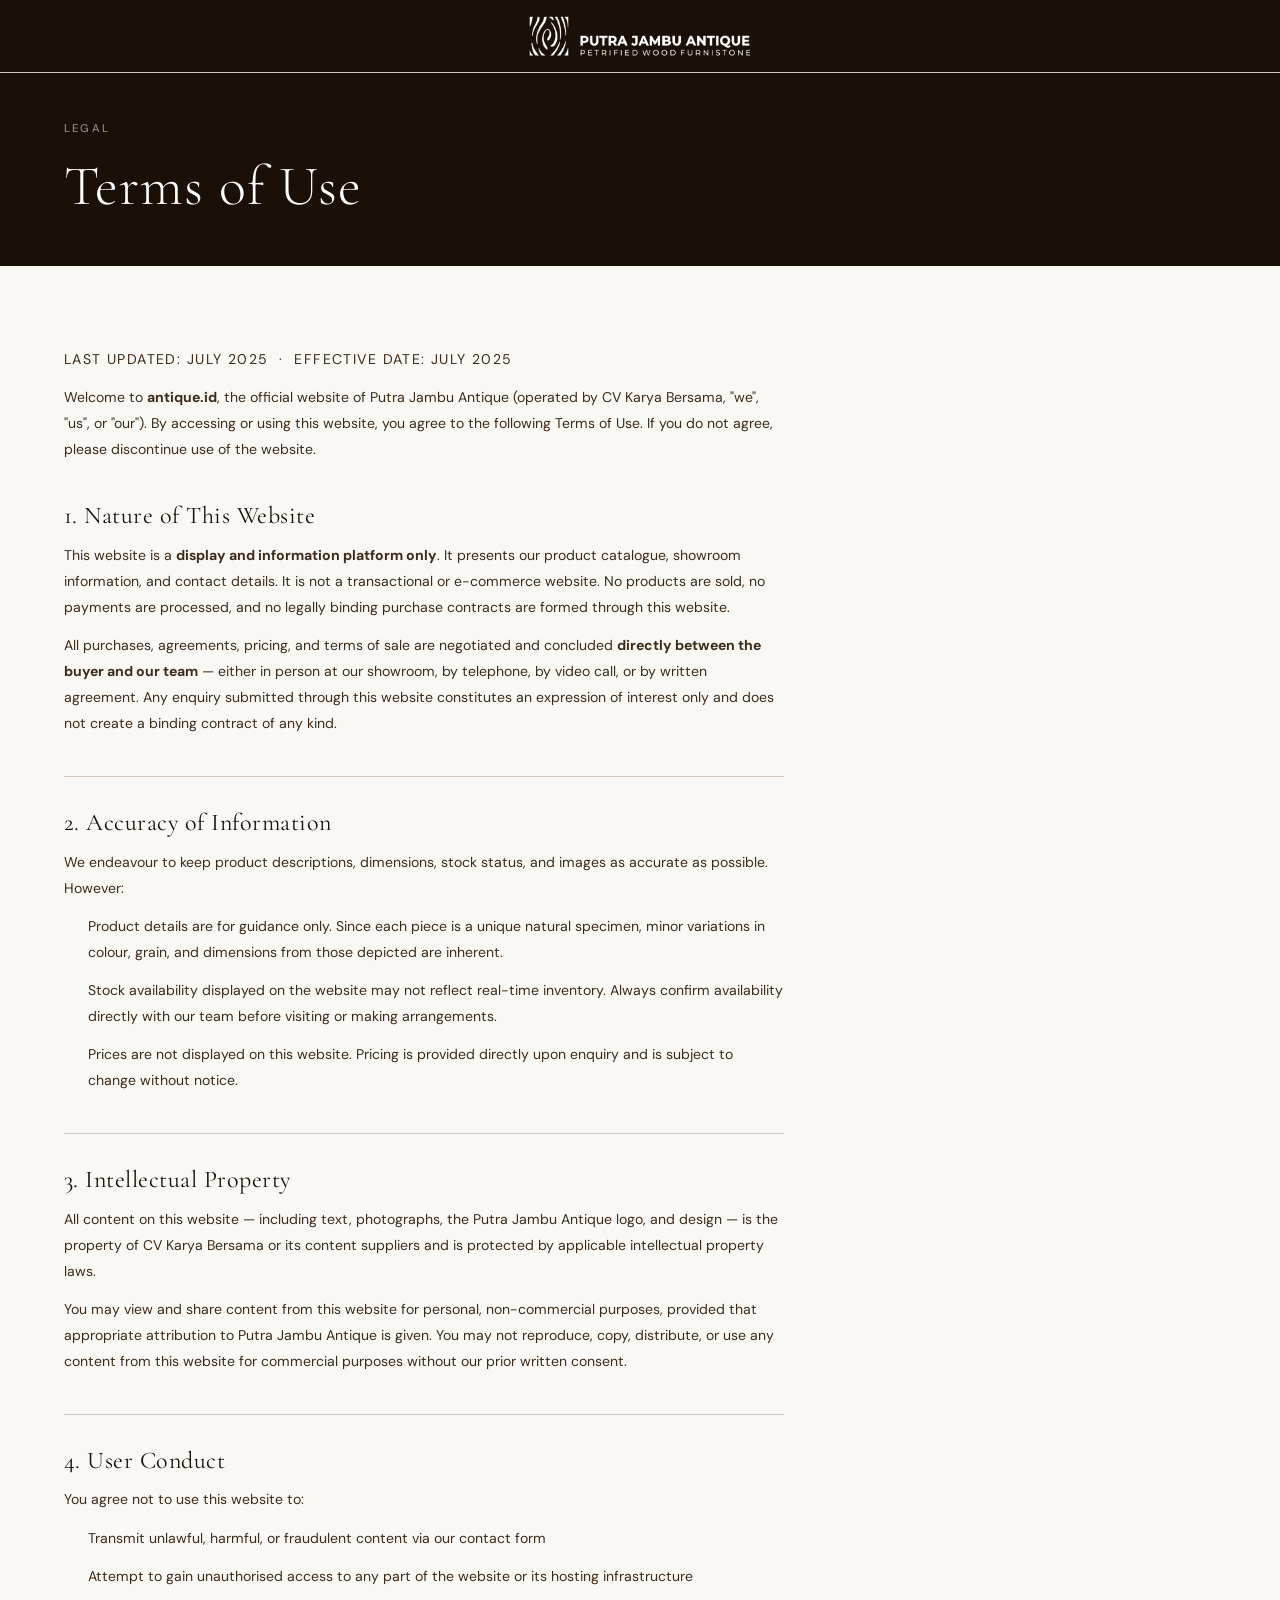
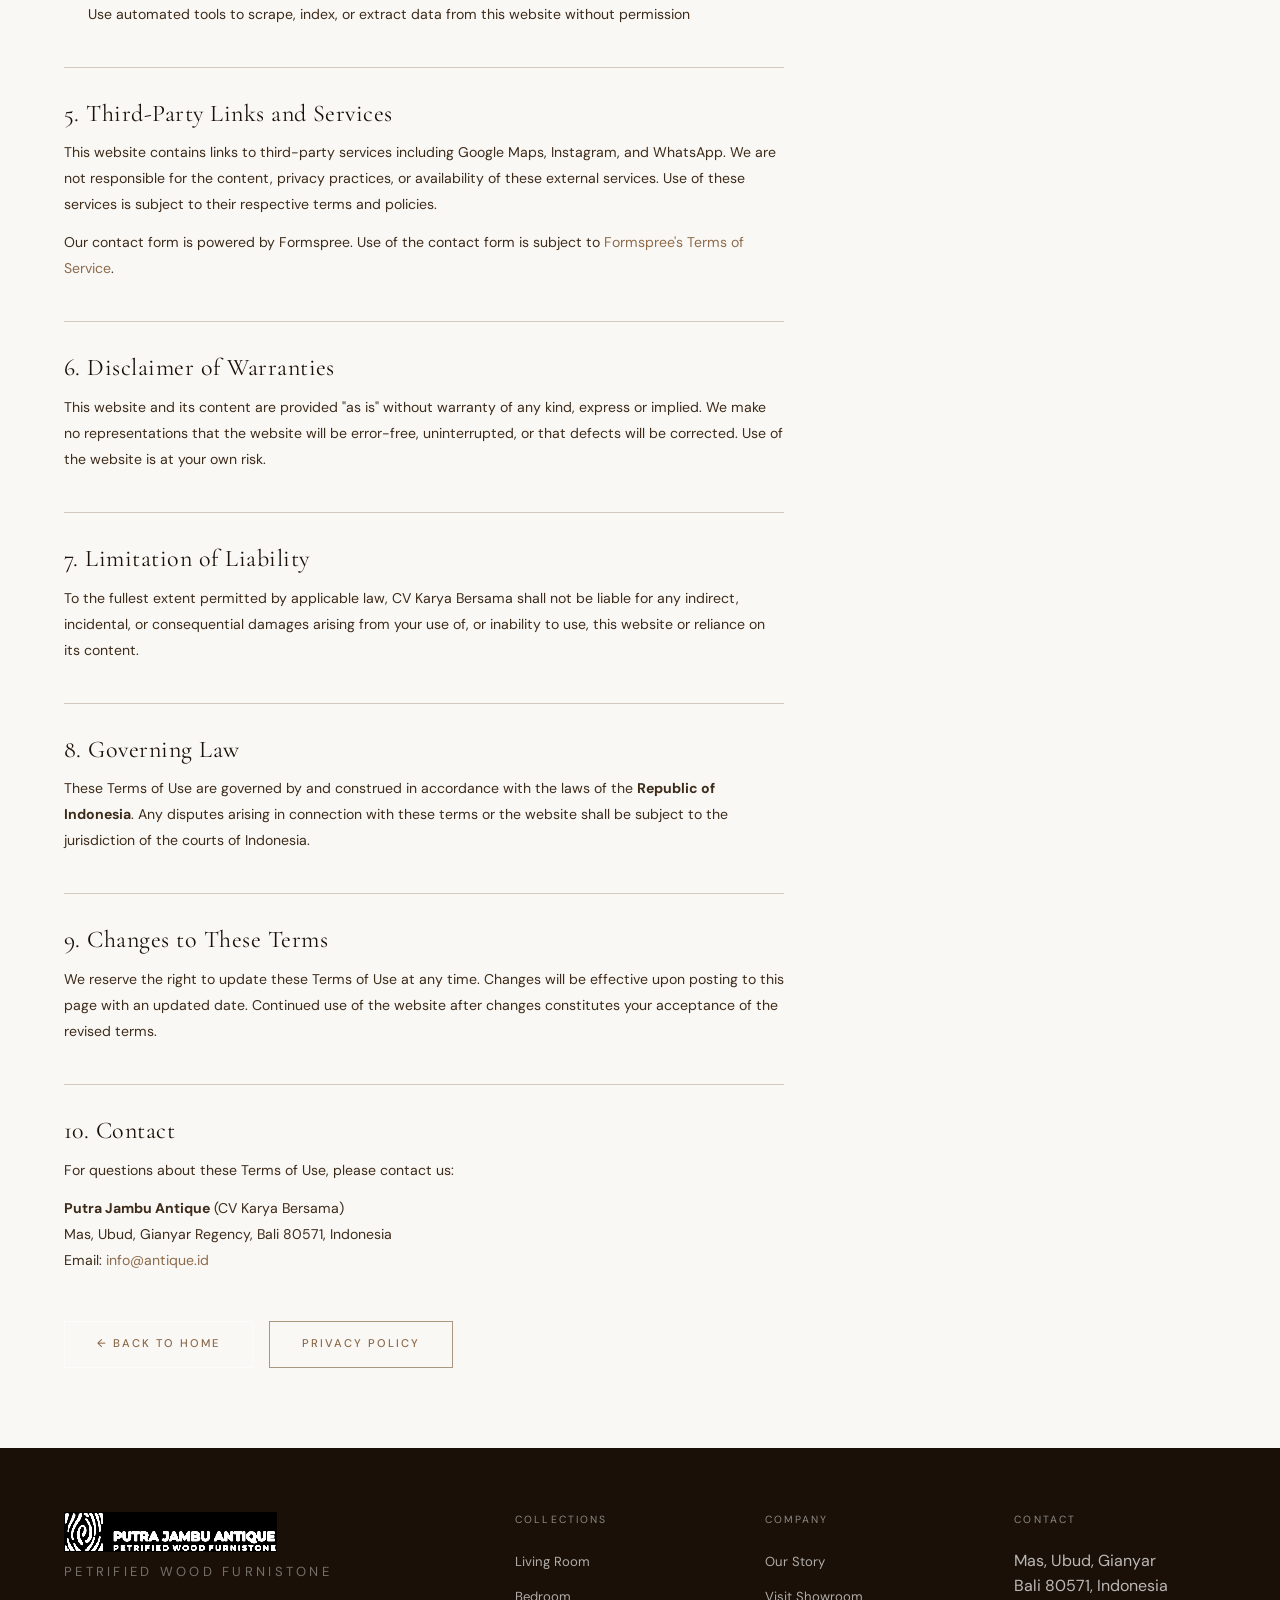
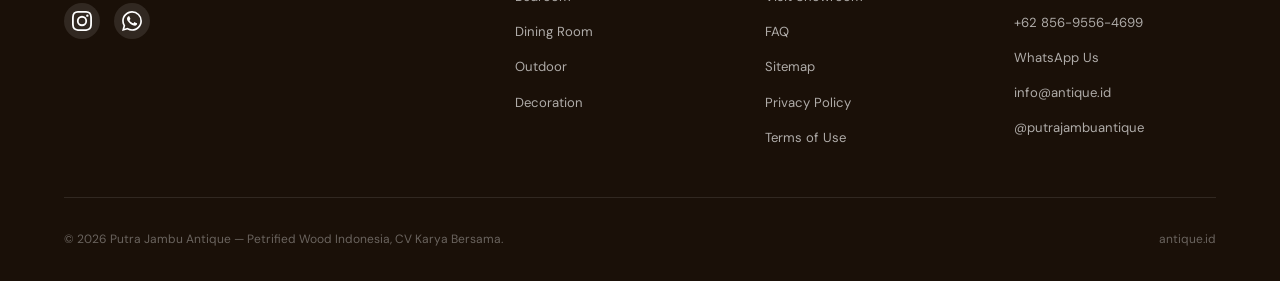
<file: terms.html>
<!DOCTYPE html>
<html lang="en">
<head>
  <meta charset="UTF-8">
  <meta name="viewport" content="width=device-width, initial-scale=1.0">
  <title>Terms of Use — Putra Jambu Antique</title>
  <meta name="description" content="Terms of Use for the Putra Jambu Antique website. This website is for display and information purposes only. All transactions are agreed in person.">
  <meta name="robots" content="noindex, follow">
  <link rel="stylesheet" href="css/main.css">
  <link rel="icon" type="image/png" href="images/PJA Square Logo_No_White_Background_1.png">
</head>
<body>

<div class="page-transition" id="pageTransition"></div>

<nav class="nav dark-mode scrolled" id="mainNav" role="navigation" aria-label="Main navigation">
  <div class="nav__inner">
    <ul class="nav__links" role="list">
      <li><a href="index.html" class="nav__link">Home</a></li>
      <li><a href="collections.html" class="nav__link">Collections</a></li>
      <li><a href="about.html" class="nav__link">Our Story</a></li>
    </ul>
    <a href="index.html" class="nav__logo" aria-label="Putra Jambu Antique — Home">
      <img src="images/PJA Header Logo_No_White_Background_1.png" alt="Putra Jambu Antique" class="nav__logo-img" height="42" style="height:42px;width:auto;display:block;filter:invert(1) brightness(10) saturate(0);">
    </a>
    <ul class="nav__links nav__links--right" role="list">
      <li><a href="contact.html" class="nav__link">Visit Us</a></li>
      <li><a href="tel:+6285695564699" class="nav__link">+62 856-9556-4699</a></li>
    </ul>
    <button class="nav__hamburger" id="navHamburger" aria-label="Open menu" aria-expanded="false">
      <span></span><span></span><span></span>
    </button>
  </div>
</nav>

<div class="nav__mobile" id="mobileMenu" role="dialog" aria-modal="true">
  <button class="nav__mobile-close" id="mobileClose" aria-label="Close menu">&#215;</button>
  <a href="index.html">Home</a>
  <a href="collections.html">Collections</a>
  <a href="about.html">Our Story</a>
  <a href="contact.html">Visit Us</a>
</div>

<div class="page-hero page-hero--short">
  <div class="page-hero__inner" data-animate>
    <p class="label">Legal</p>
    <h1>Terms of Use</h1>
  </div>
</div>

<main class="static-page" id="main-content">
  <div class="static-page__inner static-page__inner--narrow">

    <p class="static-meta">Last updated: July 2025 &nbsp;·&nbsp; Effective date: July 2025</p>

    <p>Welcome to <strong>antique.id</strong>, the official website of Putra Jambu Antique (operated by CV Karya Bersama, "we", "us", or "our"). By accessing or using this website, you agree to the following Terms of Use. If you do not agree, please discontinue use of the website.</p>

    <h2>1. Nature of This Website</h2>
    <p>This website is a <strong>display and information platform only</strong>. It presents our product catalogue, showroom information, and contact details. It is not a transactional or e-commerce website. No products are sold, no payments are processed, and no legally binding purchase contracts are formed through this website.</p>
    <p>All purchases, agreements, pricing, and terms of sale are negotiated and concluded <strong>directly between the buyer and our team</strong> — either in person at our showroom, by telephone, by video call, or by written agreement. Any enquiry submitted through this website constitutes an expression of interest only and does not create a binding contract of any kind.</p>

    <h2>2. Accuracy of Information</h2>
    <p>We endeavour to keep product descriptions, dimensions, stock status, and images as accurate as possible. However:</p>
    <ul>
      <li>Product details are for guidance only. Since each piece is a unique natural specimen, minor variations in colour, grain, and dimensions from those depicted are inherent.</li>
      <li>Stock availability displayed on the website may not reflect real-time inventory. Always confirm availability directly with our team before visiting or making arrangements.</li>
      <li>Prices are not displayed on this website. Pricing is provided directly upon enquiry and is subject to change without notice.</li>
    </ul>

    <h2>3. Intellectual Property</h2>
    <p>All content on this website — including text, photographs, the Putra Jambu Antique logo, and design — is the property of CV Karya Bersama or its content suppliers and is protected by applicable intellectual property laws.</p>
    <p>You may view and share content from this website for personal, non-commercial purposes, provided that appropriate attribution to Putra Jambu Antique is given. You may not reproduce, copy, distribute, or use any content from this website for commercial purposes without our prior written consent.</p>

    <h2>4. User Conduct</h2>
    <p>You agree not to use this website to:</p>
    <ul>
      <li>Transmit unlawful, harmful, or fraudulent content via our contact form</li>
      <li>Attempt to gain unauthorised access to any part of the website or its hosting infrastructure</li>
      <li>Use automated tools to scrape, index, or extract data from this website without permission</li>
    </ul>

    <h2>5. Third-Party Links and Services</h2>
    <p>This website contains links to third-party services including Google Maps, Instagram, and WhatsApp. We are not responsible for the content, privacy practices, or availability of these external services. Use of these services is subject to their respective terms and policies.</p>
    <p>Our contact form is powered by Formspree. Use of the contact form is subject to <a href="https://formspree.io/legal/terms-of-service" target="_blank" rel="noopener">Formspree's Terms of Service</a>.</p>

    <h2>6. Disclaimer of Warranties</h2>
    <p>This website and its content are provided "as is" without warranty of any kind, express or implied. We make no representations that the website will be error-free, uninterrupted, or that defects will be corrected. Use of the website is at your own risk.</p>

    <h2>7. Limitation of Liability</h2>
    <p>To the fullest extent permitted by applicable law, CV Karya Bersama shall not be liable for any indirect, incidental, or consequential damages arising from your use of, or inability to use, this website or reliance on its content.</p>

    <h2>8. Governing Law</h2>
    <p>These Terms of Use are governed by and construed in accordance with the laws of the <strong>Republic of Indonesia</strong>. Any disputes arising in connection with these terms or the website shall be subject to the jurisdiction of the courts of Indonesia.</p>

    <h2>9. Changes to These Terms</h2>
    <p>We reserve the right to update these Terms of Use at any time. Changes will be effective upon posting to this page with an updated date. Continued use of the website after changes constitutes your acceptance of the revised terms.</p>

    <h2>10. Contact</h2>
    <p>For questions about these Terms of Use, please contact us:</p>
    <p>
      <strong>Putra Jambu Antique</strong> (CV Karya Bersama)<br>
      Mas, Ubud, Gianyar Regency, Bali 80571, Indonesia<br>
      Email: <a href="mailto:info@antique.id">info@antique.id</a>
    </p>

    <div style="margin-top:3rem;display:flex;gap:1rem;flex-wrap:wrap;">
      <a href="index.html" class="btn btn--outline">← Back to Home</a>
      <a href="privacy-policy.html" class="btn btn--ghost">Privacy Policy</a>
    </div>

  </div>
</main>

<footer class="footer" role="contentinfo">
  <div class="footer__inner">
    <div class="footer__top">
      <div class="footer__brand">
        <img src="images/PJA Header Logo_1.png" alt="Putra Jambu Antique" style="height:40px;width:auto;margin-bottom:0.5rem;filter:invert(1) brightness(10) saturate(0);">
        <p class="footer__brand-sub">Petrified Wood Furnistone</p>
        <div class="footer__social">
          <a href="https://www.instagram.com/putrajambuantique/" target="_blank" rel="noopener" aria-label="Instagram"><svg width="20" height="20" viewBox="0 0 24 24" fill="currentColor"><path d="M12 2.163c3.204 0 3.584.012 4.85.07 3.252.148 4.771 1.691 4.919 4.919.058 1.265.069 1.645.069 4.849 0 3.205-.012 3.584-.069 4.849-.149 3.225-1.664 4.771-4.919 4.919-1.266.058-1.644.07-4.85.07-3.204 0-3.584-.012-4.849-.07-3.26-.149-4.771-1.699-4.919-4.92-.058-1.265-.07-1.644-.07-4.849 0-3.204.013-3.583.07-4.849.149-3.227 1.664-4.771 4.919-4.919 1.266-.057 1.645-.069 4.849-.069zM12 0C8.741 0 8.333.014 7.053.072 2.695.272.273 2.69.073 7.052.014 8.333 0 8.741 0 12c0 3.259.014 3.668.072 4.948.2 4.358 2.618 6.78 6.98 6.98C8.333 23.986 8.741 24 12 24c3.259 0 3.668-.014 4.948-.072 4.354-.2 6.782-2.618 6.979-6.98.059-1.28.073-1.689.073-4.948 0-3.259-.014-3.667-.072-4.947-.196-4.354-2.617-6.78-6.979-6.98C15.668.014 15.259 0 12 0zm0 5.838a6.162 6.162 0 100 12.324 6.162 6.162 0 000-12.324zM12 16a4 4 0 110-8 4 4 0 010 8zm6.406-11.845a1.44 1.44 0 100 2.881 1.44 1.44 0 000-2.881z"/></svg></a>
          <a href="https://wa.me/6285695564699" target="_blank" rel="noopener" aria-label="WhatsApp"><svg width="20" height="20" viewBox="0 0 24 24" fill="currentColor"><path d="M17.472 14.382c-.297-.149-1.758-.867-2.03-.967-.273-.099-.471-.148-.67.15-.197.297-.767.966-.94 1.164-.173.199-.347.223-.644.075-.297-.15-1.255-.463-2.39-1.475-.883-.788-1.48-1.761-1.653-2.059-.173-.297-.018-.458.13-.606.134-.133.298-.347.446-.52.149-.174.198-.298.298-.497.099-.198.05-.371-.025-.52-.075-.149-.669-1.612-.916-2.207-.242-.579-.487-.5-.669-.51-.173-.008-.371-.01-.57-.01-.198 0-.52.074-.792.372-.272.297-1.04 1.016-1.04 2.479 0 1.462 1.065 2.875 1.213 3.074.149.198 2.096 3.2 5.077 4.487.709.306 1.262.489 1.694.625.712.227 1.36.195 1.871.118.571-.085 1.758-.719 2.006-1.413.248-.694.248-1.289.173-1.413-.074-.124-.272-.198-.57-.347m-5.421 7.403h-.004a9.87 9.87 0 01-5.031-1.378l-.361-.214-3.741.982.998-3.648-.235-.374a9.86 9.86 0 01-1.51-5.26c.001-5.45 4.436-9.884 9.888-9.884 2.64 0 5.122 1.03 6.988 2.898a9.825 9.825 0 012.893 6.994c-.003 5.45-4.437 9.884-9.885 9.884m8.413-18.297A11.815 11.815 0 0012.05 0C5.495 0 .16 5.335.157 11.892c0 2.096.547 4.142 1.588 5.945L.057 24l6.305-1.654a11.882 11.882 0 005.683 1.448h.005c6.554 0 11.89-5.335 11.893-11.893a11.821 11.821 0 00-3.48-8.413z"/></svg></a>
        </div>
      </div>
      <div><p class="footer__col-title">Collections</p><ul class="footer__links"><li><a href="collections.html?cat=living-room">Living Room</a></li><li><a href="collections.html?cat=bedroom">Bedroom</a></li><li><a href="collections.html?cat=dining-room">Dining Room</a></li><li><a href="collections.html?cat=outdoor">Outdoor</a></li><li><a href="collections.html?cat=decoration">Decoration</a></li></ul></div>
      <div><p class="footer__col-title">Company</p><ul class="footer__links"><li><a href="about.html">Our Story</a></li><li><a href="contact.html">Visit Showroom</a></li><li><a href="faq.html">FAQ</a></li><li><a href="sitemap.html">Sitemap</a></li><li><a href="privacy-policy.html">Privacy Policy</a></li><li><a href="terms.html">Terms of Use</a></li></ul></div>
      <div><p class="footer__col-title">Contact</p><ul class="footer__links"><li>Mas, Ubud, Gianyar<br>Bali 80571, Indonesia</li><li><a href="tel:+6285695564699">+62 856-9556-4699</a></li><li><a href="https://wa.me/6285695564699" target="_blank" rel="noopener">WhatsApp Us</a></li><li><a href="mailto:info@antique.id">info@antique.id</a></li><li><a href="https://www.instagram.com/putrajambuantique/" target="_blank" rel="noopener">@putrajambuantique</a></li></ul></div>
    </div>
    <div class="footer__bottom">
      <p>&copy; <span id="footerYear"></span> Putra Jambu Antique — Petrified Wood Indonesia, CV Karya Bersama.</p>
      <p>antique.id</p>
    </div>
  </div>
</footer>

<script src="js/data.js"></script>
<script src="js/app.js"></script>
</body>
</html>
</file>
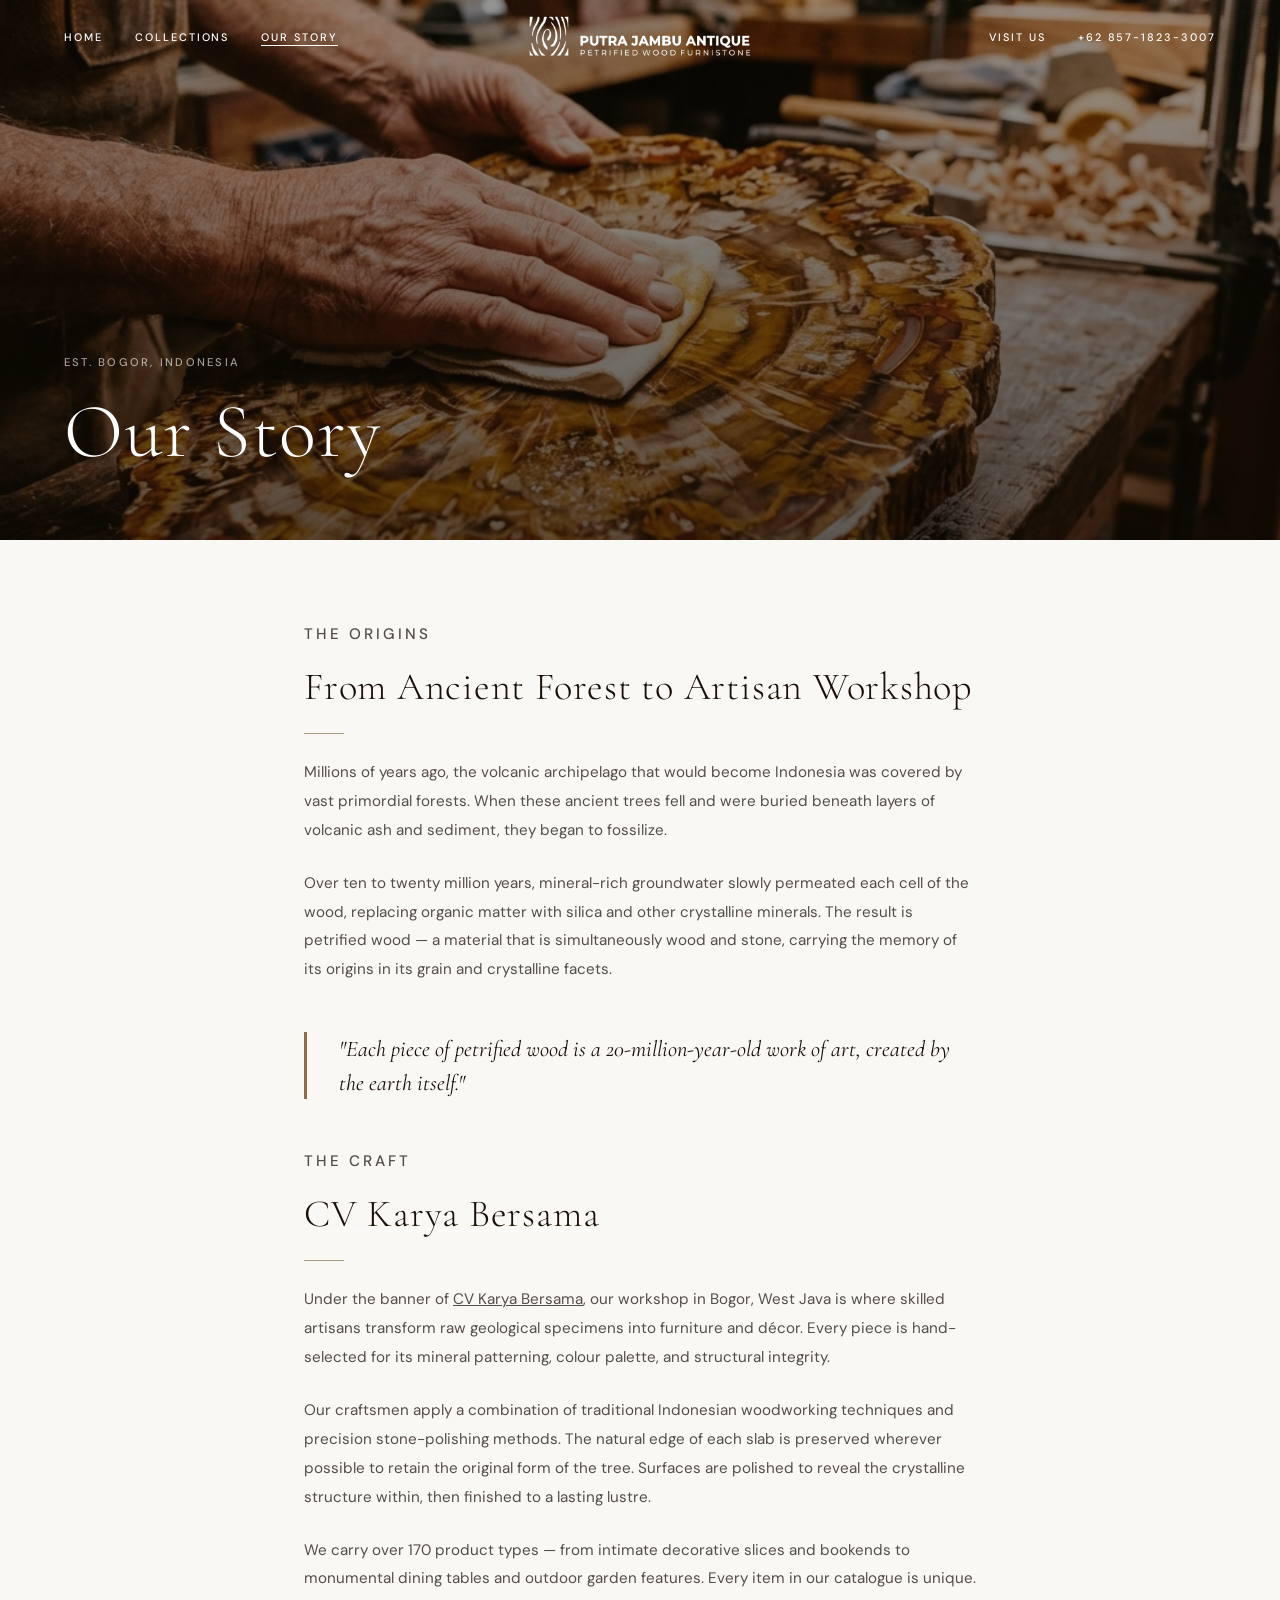
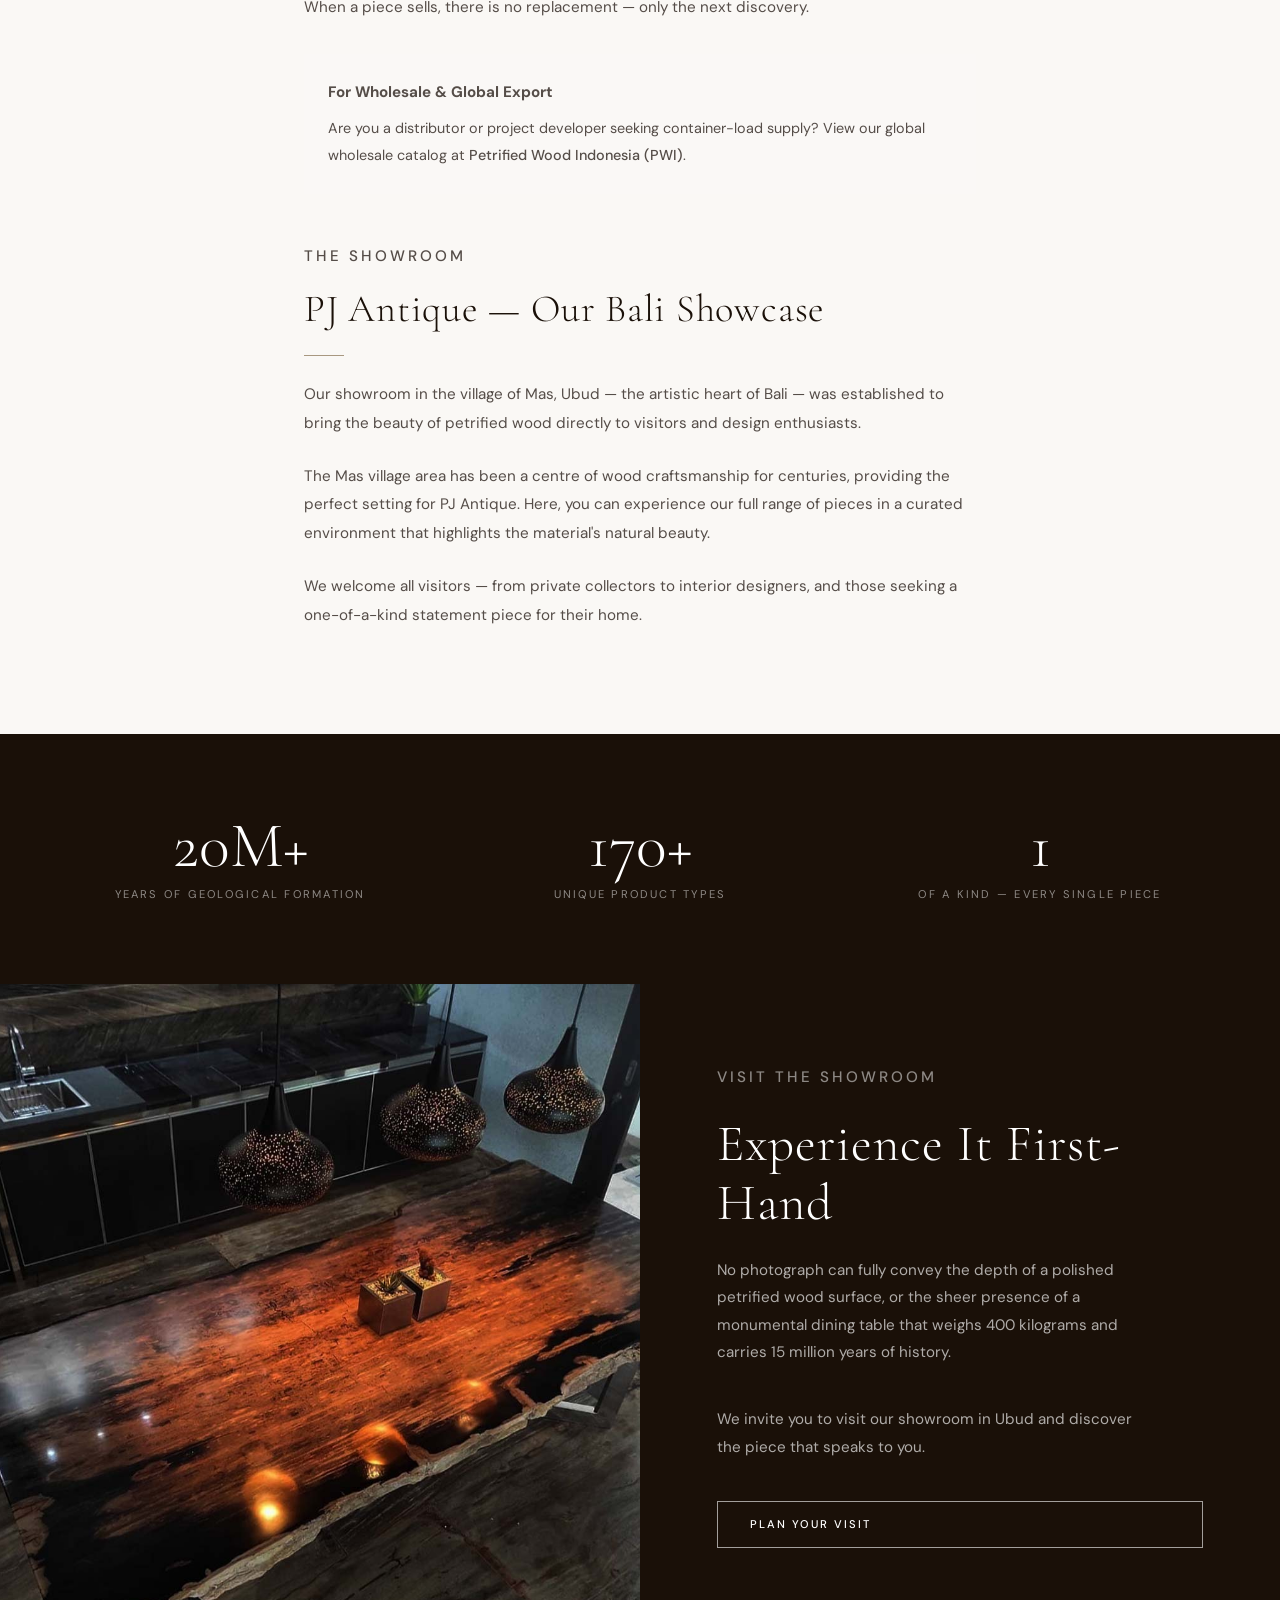
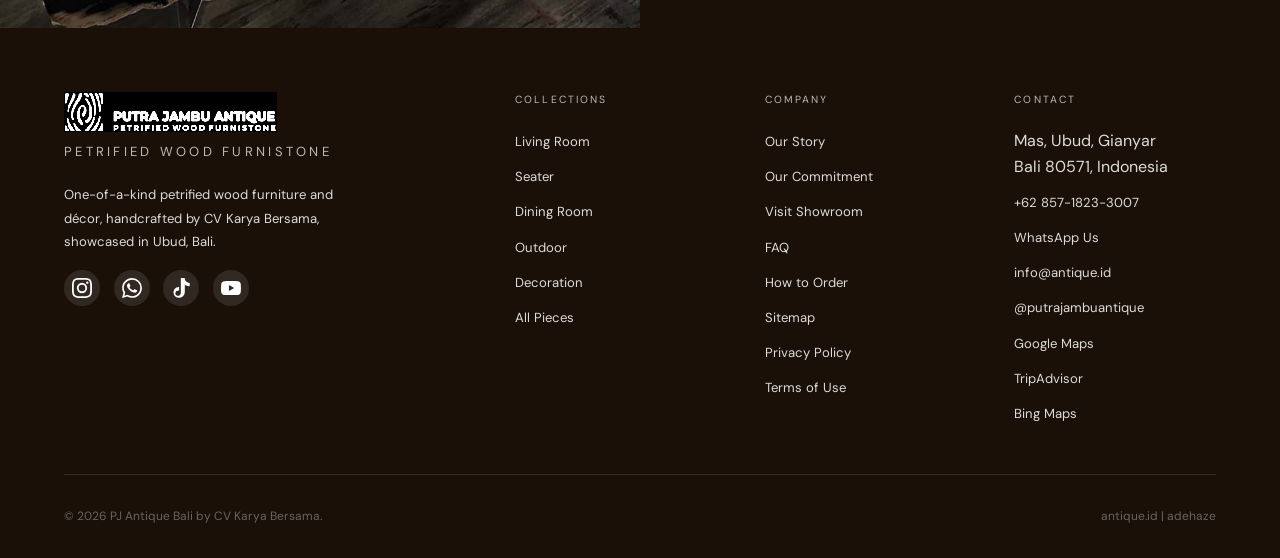
<file: public/about.html>
<!DOCTYPE html>
<html lang="en">
<head>
  <meta charset="UTF-8">
  <meta name="viewport" content="width=device-width, initial-scale=1.0">
  <title>Our Story — PJ Antique Bali</title>
  <meta name="description" content="The story of PJ Antique Bali — from geological formation millions of years ago to handcrafted heirloom furniture in Bali today.">
  <meta property="og:title" content="Our Story — PJ Antique Bali">
  <meta property="og:description" content="The story of PJ Antique Bali — from geological formation millions of years ago to handcrafted heirloom furniture in Bali today.">
  <meta property="og:type" content="website">
  <meta property="og:url" content="https://antique.id/about">
  <meta property="og:image" content="https://antique.id/images/about_brand.png">
  <meta name="twitter:card" content="summary_large_image">
  <meta name="twitter:title" content="Our Story — PJ Antique Bali">
  <meta name="twitter:description" content="The story of PJ Antique Bali — from geological formation millions of years ago to handcrafted heirloom furniture in Bali today.">
  <meta name="twitter:image" content="https://antique.id/images/about_brand.png">
  <meta name="robots" content="index, follow">
  <link rel="canonical" href="https://antique.id/about">
    <link rel="preconnect" href="https://fonts.googleapis.com">
  <link rel="preconnect" href="https://fonts.gstatic.com" crossorigin>
  <link href="https://fonts.googleapis.com/css2?family=Cormorant+Garamond:ital,wght@0,300;0,400;0,500;0,600;1,300;1,400&family=DM+Sans:wght@300;400;500&display=swap" rel="stylesheet">
  <link rel="stylesheet" href="css/main.css">
  <link rel="icon" type="image/png" href="images/PJA Square Logo_No_White_Background_1.png">
  <link rel="preload" as="image" href="images/about_brand.png">

  <script src="js/app.js" defer></script>
</head>
<body>

<div class="page-transition" id="pageTransition"></div>

<!-- NAVIGATION -->
<nav class="nav transparent" id="mainNav" role="navigation" aria-label="Main navigation">
  <div class="nav__inner">
    <ul class="nav__links" role="list">
      <li><a href="/" class="nav__link" id="nav-home">Home</a></li>
      <li><a href="/collections" class="nav__link" id="nav-collections">Collections</a></li>
      <li><a href="/about" class="nav__link active" id="nav-about">Our Story</a></li>
    </ul>
    <a href="/" class="nav__logo" aria-label="PJ Antique Bali — Home">
      <img src="images/PJA Header Logo_No_White_Background_1.png" alt="PJ Antique Bali" class="nav__logo-img" height="42" style="height:42px;width:auto;display:block;">
    </a>
    <ul class="nav__links nav__links--right" role="list">
      <li><a href="/contact" class="nav__link" id="nav-contact">Visit Us</a></li>
      <li><a href="https://wa.me/6285718233007" class="nav__link" id="nav-phone">+62 857-1823-3007</a></li>
    </ul>
    <button class="nav__hamburger" id="navHamburger" aria-label="Open menu" aria-expanded="false">
      <span></span><span></span><span></span>
    </button>
  </div>
</nav>

<div class="nav__mobile" id="mobileMenu" role="dialog" aria-modal="true">
  <button class="nav__mobile-close" id="mobileClose" aria-label="Close menu">&#215;</button>
  <a href="/">Home</a>
  <a href="/collections">Collections</a>
  <a href="/about">Our Story</a>
  <a href="/contact">Visit Us</a>
  <a href="https://wa.me/6285718233007">+62 857-1823-3007</a>
</div>

<!-- ABOUT HERO -->
<section class="about-hero" aria-labelledby="about-title">
  <div class="about-hero__bg" style="background-image: url('/images/about_brand.png')"></div>
  <div class="about-hero__overlay"></div>
  <div class="about-hero__content">
    <p class="label">Est. Bogor, Indonesia</p>
    <h1 id="about-title">Our Story</h1>
  </div>
</section>

<!-- ABOUT CONTENT -->
<main id="main-content">
  <div class="about-content" data-animate>
    <p class="label" style="margin-bottom: 1rem;">The Origins</p>
    <h2>From Ancient Forest to Artisan Workshop</h2>
    <div class="divider" style="margin-left: 0;"></div>
    <p>Millions of years ago, the volcanic archipelago that would become Indonesia was covered by vast primordial forests. When these ancient trees fell and were buried beneath layers of volcanic ash and sediment, they began to fossilize.</p>
    <p>Over ten to twenty million years, mineral-rich groundwater slowly permeated each cell of the wood, replacing organic matter with silica and other crystalline minerals. The result is petrified wood — a material that is simultaneously wood and stone, carrying the memory of its origins in its grain and crystalline facets.</p>

    <blockquote>
      "Each piece of petrified wood is a 20-million-year-old work of art, created by the earth itself."
    </blockquote>

    <p class="label" style="margin-bottom: 1rem;" id="craft">The Craft</p>
    <h2><a href="https://karyabersama.com" target="_blank" rel="noopener" style="color: inherit; text-decoration: underline; text-decoration-color: rgba(255,255,255,0.3); text-underline-offset: 4px;">CV Karya Bersama</a></h2>
    <div class="divider" style="margin-left: 0;"></div>
    <p>Under the banner of <a href="https://karyabersama.com" target="_blank" rel="noopener" style="color: inherit; text-decoration: underline;">CV Karya Bersama</a>, our workshop in Bogor, West Java is where skilled artisans transform raw geological specimens into furniture and décor. Every piece is hand-selected for its mineral patterning, colour palette, and structural integrity.</p>
    <p>Our craftsmen apply a combination of traditional Indonesian woodworking techniques and precision stone-polishing methods. The natural edge of each slab is preserved wherever possible to retain the original form of the tree. Surfaces are polished to reveal the crystalline structure within, then finished to a lasting lustre.</p>
    <p>We carry over 170 product types — from intimate decorative slices and bookends to monumental dining tables and outdoor garden features. Every item in our catalogue is unique. When a piece sells, there is no replacement — only the next discovery.</p>
    
    <div style="margin-top: 2rem; padding: 1.5rem; background-color: rgba(255,255,255,0.05); border-left: 4px solid var(--accent-color);">
      <p style="margin-bottom: 0.5rem; font-weight: 500;"><strong>For Wholesale & Global Export</strong></p>
      <p style="margin-bottom: 0; font-size: 0.9rem;">Are you a distributor or project developer seeking container-load supply? View our global wholesale catalog at <a href="https://indonesia-petrifiedwood.com" target="_blank" rel="noopener" style="color: var(--accent-color); font-weight: 500;">Petrified Wood Indonesia (PWI)</a>.</p>
    </div>

    <p class="label" style="margin-bottom: 1rem; margin-top: 3rem;">The Showroom</p>
    <h2>PJ Antique — Our Bali Showcase</h2>
    <div class="divider" style="margin-left: 0;"></div>
    <p>Our showroom in the village of Mas, Ubud — the artistic heart of Bali — was established to bring the beauty of petrified wood directly to visitors and design enthusiasts.</p>
    <p>The Mas village area has been a centre of wood craftsmanship for centuries, providing the perfect setting for PJ Antique. Here, you can experience our full range of pieces in a curated environment that highlights the material's natural beauty.</p>
    <p>We welcome all visitors — from private collectors to interior designers, and those seeking a one-of-a-kind statement piece for their home.</p>
  </div>

  <!-- STATS -->
  <div class="stats-section" data-animate="fade">
    <div class="stats-section__inner">
      <div class="stat">
        <p class="stat__num">20M+</p>
        <p class="stat__label">Years of Geological Formation</p>
      </div>
      <div class="stat">
        <p class="stat__num">170+</p>
        <p class="stat__label">Unique Product Types</p>
      </div>
      <div class="stat">
        <p class="stat__num">1</p>
        <p class="stat__label">Of a Kind — Every Single Piece</p>
      </div>
    </div>
  </div>

  <!-- EDITORIAL -->
  <div class="editorial" data-animate="fade">
    <div class="editorial__img-wrap">
      <img src="images/cat_dining.png" alt="Petrified wood dining table in showroom" class="editorial__img" loading="lazy">
    </div>
    <div class="editorial__copy">
      <p class="label">Visit the Showroom</p>
      <h2>Experience It First-Hand</h2>
      <p>No photograph can fully convey the depth of a polished petrified wood surface, or the sheer presence of a monumental dining table that weighs 400 kilograms and carries 15 million years of history.</p>
      <p>We invite you to visit our showroom in Ubud and discover the piece that speaks to you.</p>
      <a href="/contact" class="btn btn--outline" id="about-visit-btn">Plan Your Visit</a>
    </div>
  </div>
</main>

<!-- FOOTER -->
<footer class="footer" role="contentinfo">
  <div class="footer__inner">
    <div class="footer__top">
      <div class="footer__brand">
        <img src="images/PJA Header Logo_1.png" alt="PJ Antique Bali" style="height:40px;width:auto;margin-bottom:0.5rem;filter:invert(1) brightness(10) saturate(0);" loading="lazy">
        <p class="footer__brand-sub">Petrified Wood Furnistone</p>
        <p>One-of-a-kind petrified wood furniture and décor, handcrafted by CV Karya Bersama, showcased in Ubud, Bali.</p>
        <div class="footer__social">
          <a href="https://www.instagram.com/putrajambuantique/" target="_blank" rel="noopener noreferrer" id="footer-ig" aria-label="Instagram">
            <svg width="20" height="20" viewBox="0 0 24 24" fill="currentColor"><path d="M12 2.163c3.204 0 3.584.012 4.85.07 3.252.148 4.771 1.691 4.919 4.919.058 1.265.069 1.645.069 4.849 0 3.205-.012 3.584-.069 4.849-.149 3.225-1.664 4.771-4.919 4.919-1.266.058-1.644.07-4.85.07-3.204 0-3.584-.012-4.849-.07-3.26-.149-4.771-1.699-4.919-4.92-.058-1.265-.07-1.644-.07-4.849 0-3.204.013-3.583.07-4.849.149-3.227 1.664-4.771 4.919-4.919 1.266-.057 1.645-.069 4.849-.069zM12 0C8.741 0 8.333.014 7.053.072 2.695.272.273 2.69.073 7.052.014 8.333 0 8.741 0 12c0 3.259.014 3.668.072 4.948.2 4.358 2.618 6.78 6.98 6.98C8.333 23.986 8.741 24 12 24c3.259 0 3.668-.014 4.948-.072 4.354-.2 6.782-2.618 6.979-6.98.059-1.28.073-1.689.073-4.948 0-3.259-.014-3.667-.072-4.947-.196-4.354-2.617-6.78-6.979-6.98C15.668.014 15.259 0 12 0zm0 5.838a6.162 6.162 0 100 12.324 6.162 6.162 0 000-12.324zM12 16a4 4 0 110-8 4 4 0 010 8zm6.406-11.845a1.44 1.44 0 100 2.881 1.44 1.44 0 000-2.881z"/></svg>
          </a>
          <a href="https://wa.me/6285718233007" target="_blank" rel="noopener noreferrer" id="footer-wa" aria-label="WhatsApp">
            <svg width="20" height="20" viewBox="0 0 24 24" fill="currentColor"><path d="M17.472 14.382c-.297-.149-1.758-.867-2.03-.967-.273-.099-.471-.148-.67.15-.197.297-.767.966-.94 1.164-.173.199-.347.223-.644.075-.297-.15-1.255-.463-2.39-1.475-.883-.788-1.48-1.761-1.653-2.059-.173-.297-.018-.458.13-.606.134-.133.298-.347.446-.52.149-.174.198-.298.298-.497.099-.198.05-.371-.025-.52-.075-.149-.669-1.612-.916-2.207-.242-.579-.487-.5-.669-.51-.173-.008-.371-.01-.57-.01-.198 0-.52.074-.792.372-.272.297-1.04 1.016-1.04 2.479 0 1.462 1.065 2.875 1.213 3.074.149.198 2.096 3.2 5.077 4.487.709.306 1.262.489 1.694.625.712.227 1.36.195 1.871.118.571-.085 1.758-.719 2.006-1.413.248-.694.248-1.289.173-1.413-.074-.124-.272-.198-.57-.347m-5.421 7.403h-.004a9.87 9.87 0 01-5.031-1.378l-.361-.214-3.741.982.998-3.648-.235-.374a9.86 9.86 0 01-1.51-5.26c.001-5.45 4.436-9.884 9.888-9.884 2.64 0 5.122 1.03 6.988 2.898a9.825 9.825 0 012.893 6.994c-.003 5.45-4.437 9.884-9.885 9.884m8.413-18.297A11.815 11.815 0 0012.05 0C5.495 0 .16 5.335.157 11.892c0 2.096.547 4.142 1.588 5.945L.057 24l6.305-1.654a11.882 11.882 0 005.683 1.448h.005c6.554 0 11.89-5.335 11.893-11.893a11.821 11.821 0 00-3.48-8.413z"/></svg>
          </a>
                              <a href="https://www.tiktok.com/@pjantique" target="_blank" rel="noopener noreferrer" id="footer-tiktok" aria-label="TikTok">
            <svg width="20" height="20" viewBox="0 0 24 24" fill="currentColor"><path d="M12.525.02c1.31-.02 2.61-.01 3.91-.02.08 1.53.63 3.09 1.75 4.17 1.12 1.11 2.7 1.62 4.24 1.79v4.03c-1.44-.05-2.89-.35-4.2-.97-.57-.26-1.1-.59-1.62-.93-.01 2.92.01 5.84-.02 8.75-.08 2.22-1.15 4.35-2.91 5.67-1.74 1.3-4.08 1.63-6.13.91-2.03-.71-3.6-2.31-4.25-4.33-.64-1.99-.25-4.27 1.05-5.91 1.29-1.61 3.32-2.5 5.37-2.33 0 1.36.01 2.71 0 4.07-1.1-.06-2.25.13-3.14.78-.9.65-1.39 1.77-1.31 2.86.07 1.09.77 2.06 1.76 2.52.99.46 2.19.4 3.12-.13 1.04-.59 1.67-1.72 1.65-2.9-.01-5.98 0-11.96-.01-17.94z"/></svg>
          </a>
          <a href="https://www.youtube.com/@PJAntique" target="_blank" rel="noopener noreferrer" id="footer-youtube" aria-label="YouTube">
            <svg width="20" height="20" viewBox="0 0 24 24" fill="currentColor"><path d="M23.498 6.186a3.016 3.016 0 0 0-2.122-2.136C19.505 3.545 12 3.545 12 3.545s-7.505 0-9.377.505A3.017 3.017 0 0 0 .502 6.186C0 8.07 0 12 0 12s0 3.93.502 5.814a3.016 3.016 0 0 0 2.122 2.136c1.871.505 9.376.505 9.376.505s7.505 0 9.377-.505a3.015 3.015 0 0 0 2.122-2.136C24 15.93 24 12 24 12s0-3.93-.502-5.814zM9.545 15.568V8.432L15.818 12l-6.273 3.568z"/></svg>
          </a>
        </div>
      </div>
      <div><p class="footer__col-title">Collections</p><ul class="footer__links"><li><a href="/collections?cat=living-room">Living Room</a></li><li><a href="/collections?cat=seater">Seater</a></li><li><a href="/collections?cat=dining-room">Dining Room</a></li><li><a href="/collections?cat=outdoor">Outdoor</a></li><li><a href="/collections?cat=decoration">Decoration</a></li><li><a href="/collections">All Pieces</a></li></ul></div>
      <div><p class="footer__col-title">Company</p><ul class="footer__links"><li><a href="/about">Our Story</a></li><li><a href="/commitment">Our Commitment</a></li><li><a href="/contact">Visit Showroom</a></li><li><a href="/faq">FAQ</a></li><li><a href="/faq#how-to-order">How to Order</a></li><li><a href="/sitemap">Sitemap</a></li><li><a href="/privacy-policy">Privacy Policy</a></li><li><a href="/terms">Terms of Use</a></li></ul></div>
      <div><p class="footer__col-title">Contact</p><ul class="footer__links"><li>Mas, Ubud, Gianyar<br>Bali 80571, Indonesia</li><li><a href="https://wa.me/6285718233007">+62 857-1823-3007</a></li><li><a href="https://wa.me/6285718233007" target="_blank" rel="noopener">WhatsApp Us</a></li><li><a href="mailto:info@antique.id">info@antique.id</a></li><li><a href="https://www.instagram.com/putrajambuantique/" target="_blank" rel="noopener">@putrajambuantique</a></li>
          <li><a href="https://share.google/d2DxxRuWMmZTdzx2c" target="_blank" rel="noopener">Google Maps</a></li>
          <li><a href="https://www.tripadvisor.com/Attraction_Review-g3185061-d27109811-Reviews-Petrified_Wood_Bali_Pj-Mas_Ubud_Gianyar_Regency_Bali.html" target="_blank" rel="noopener">TripAdvisor</a></li>
          <li><a href="https://www.bing.com/search?q=PJ+antique+bali&cvid=bb7b764740cd4290a9a2f990f46caf0b&gs_lcrp=EgRlZGdlKgYIABBFGDkyBggAEEUYOTIGCAEQRRg3MgYIAhBFGDwyBggDEEUYPDIGCAQQRRg80gEIMjg3MWowajSoAgiwAgE&FORM=ANAB01&adppc=EDGEESS&PC=U531#&shtp=GetUrl&shid=05021a78-36bd-43f0-a068-ea968f4fb1fe" target="_blank" rel="noopener">Bing Maps</a></li></ul></div>
    </div>
    <div class="footer__bottom">
      <p>&copy; <span id="footerYear"></span> PJ Antique Bali by CV Karya Bersama.</p>
      <p>antique.id | adehaze</p>
    </div>
  </div>
</footer>

</body>
</html>
</file>
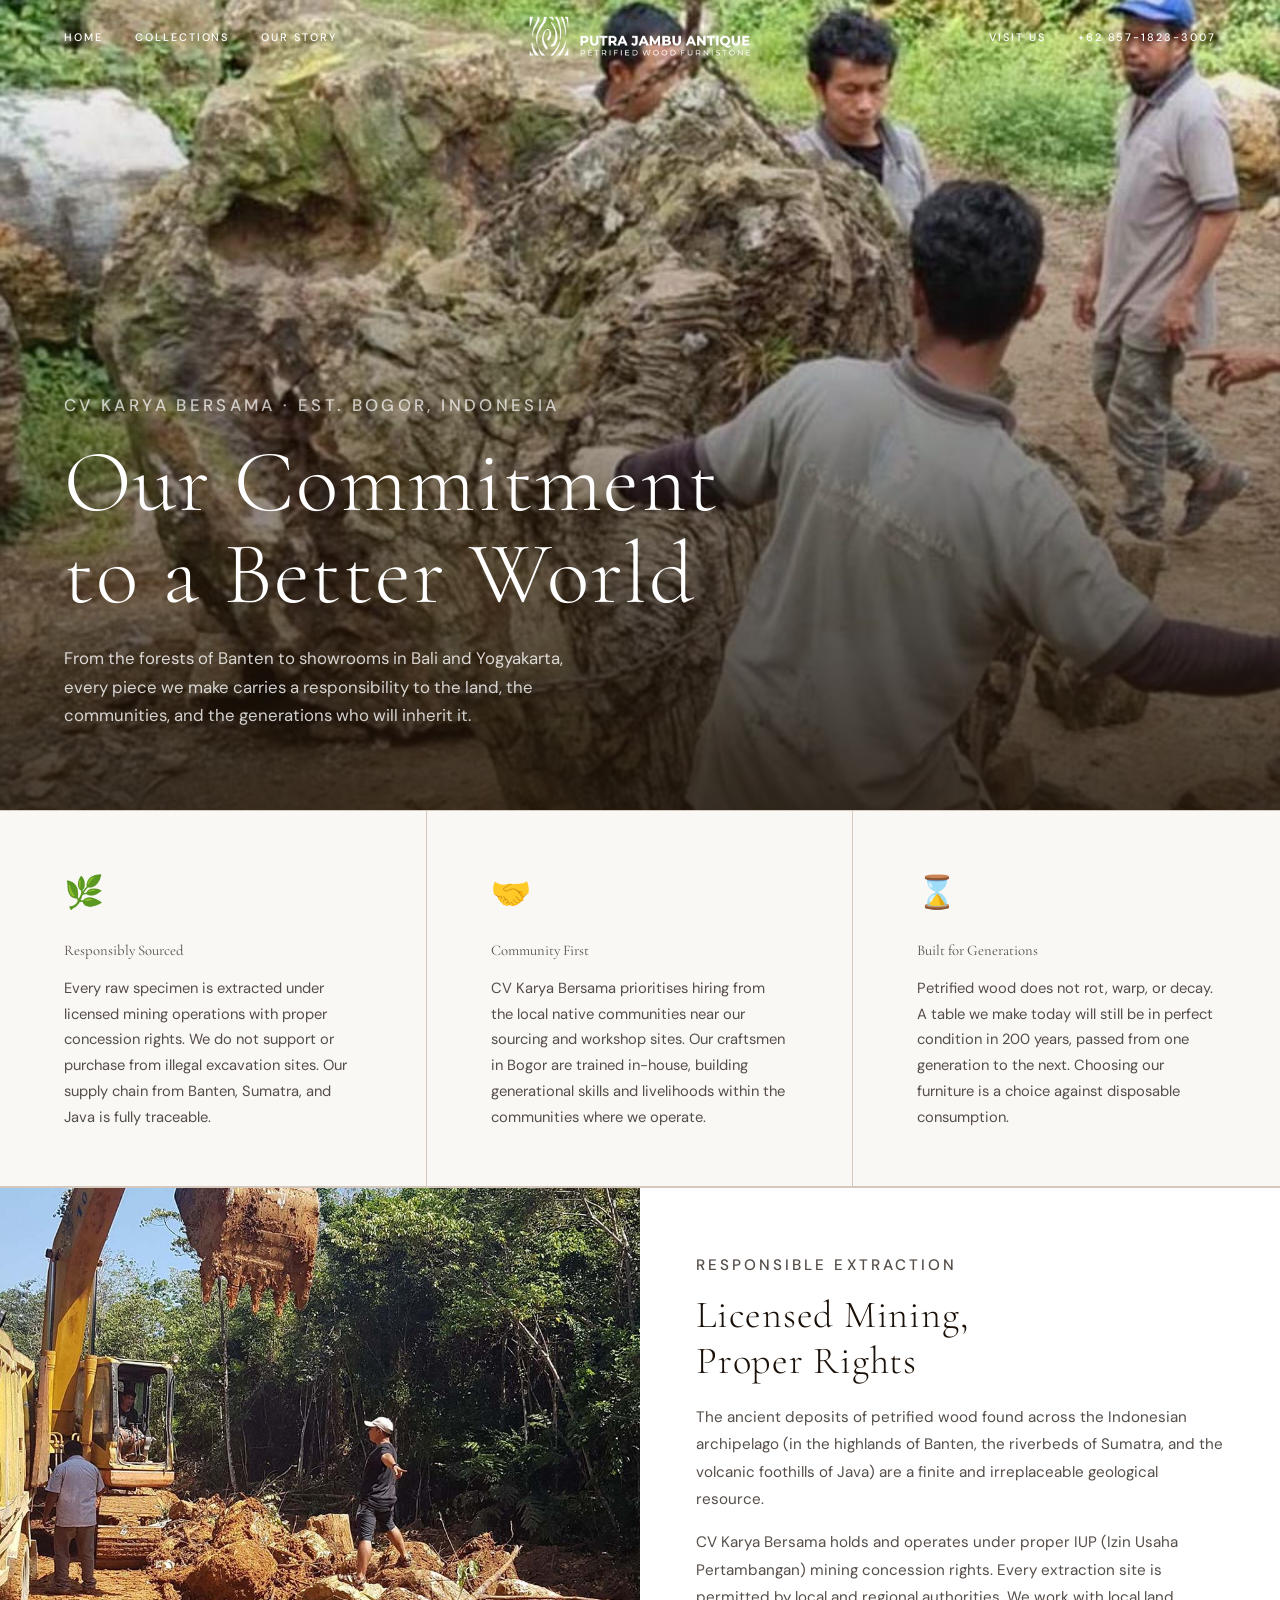
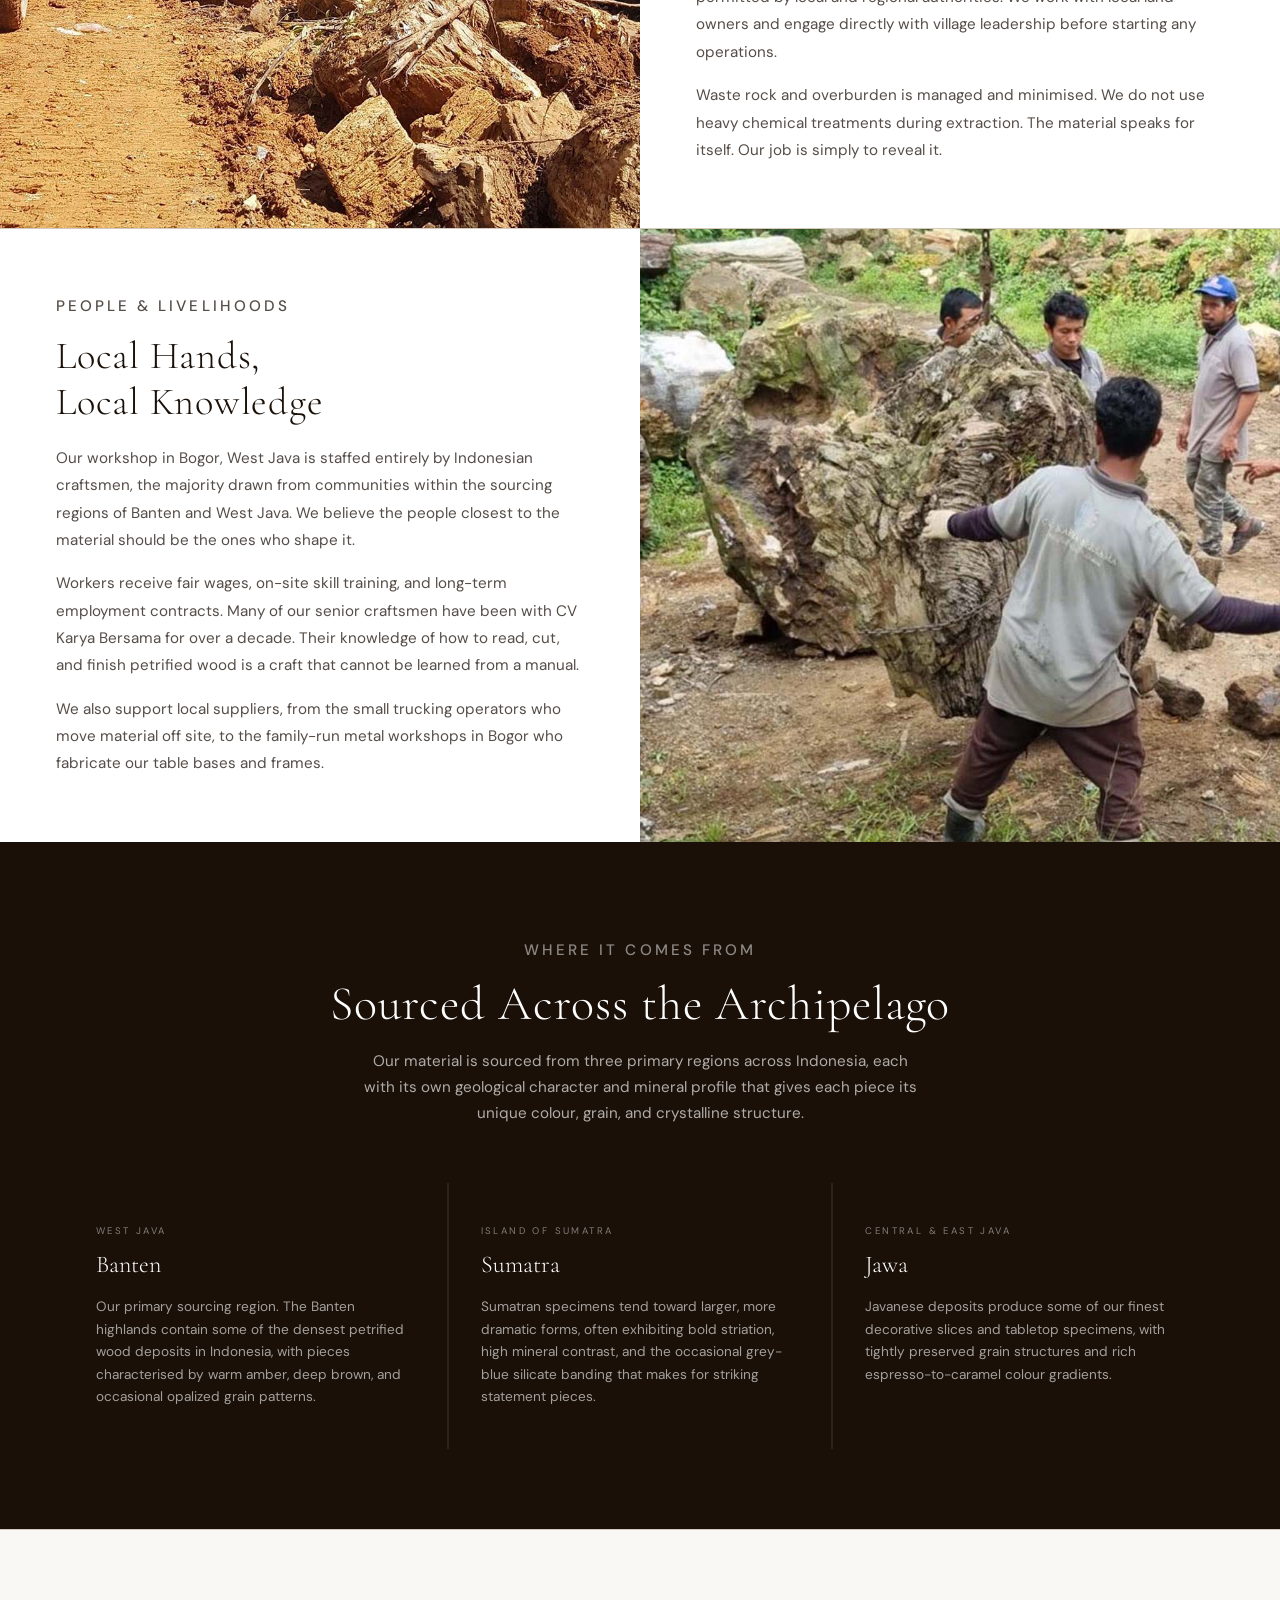
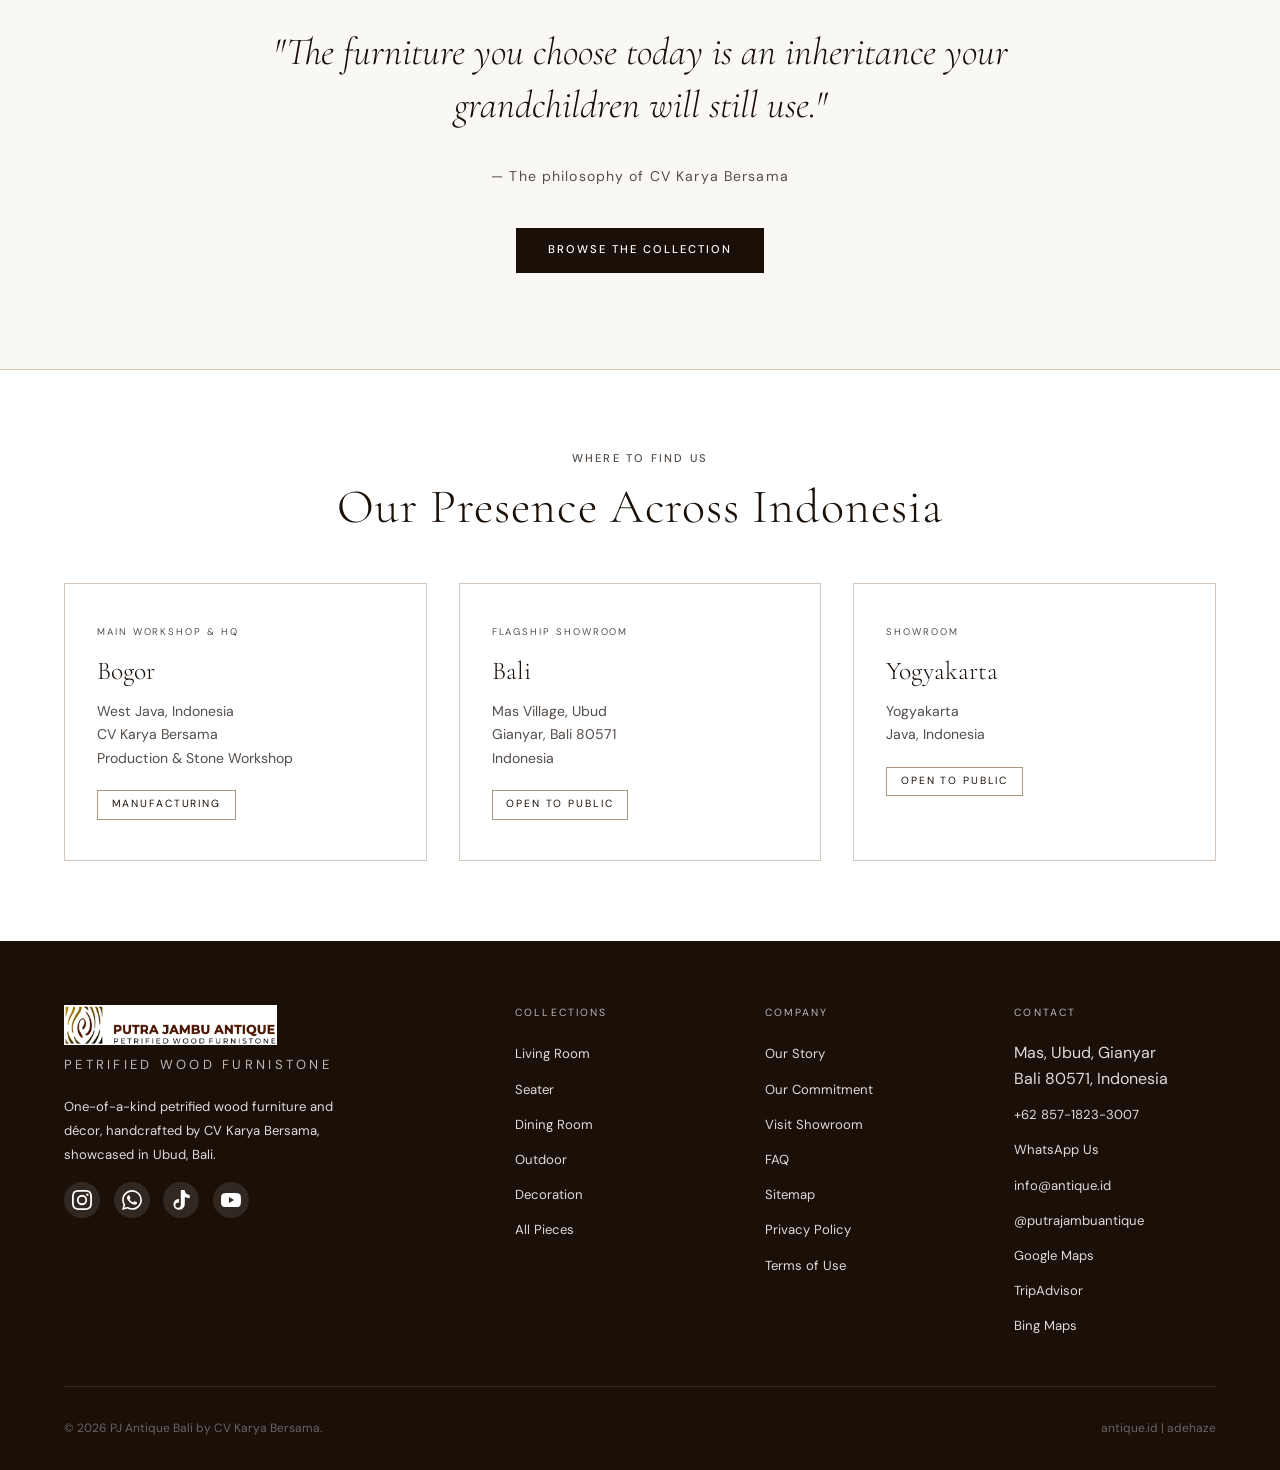
<file: public/commitment.html>
<!DOCTYPE html>
<html lang="en">
<head>
  <meta charset="UTF-8">
  <meta name="viewport" content="width=device-width, initial-scale=1.0">
  <title>Our Commitment — PJ Antique Bali</title>
  <meta name="description" content="How PJ Antique Bali and CV Karya Bersama source responsibly from Indonesian communities in Banten, Sumatra and Java — licensed mining, local hiring, and generational craftsmanship.">
  <meta property="og:title" content="Our Commitment — PJ Antique Bali">
  <meta property="og:description" content="Responsibly sourced from Indonesian communities. Licensed mining, local hiring, and furniture built to last for generations.">
  <meta property="og:type" content="website">
  <meta property="og:url" content="https://antique.id/commitment">
  <meta property="og:image" content="https://antique.id/images/about_brand2.png">
  <meta property="og:site_name" content="PJ Antique Bali">
  <meta name="twitter:card" content="summary_large_image">
  <meta name="twitter:title" content="Our Commitment — PJ Antique Bali">
  <meta name="twitter:description" content="Responsibly sourced from Indonesian communities. Licensed mining, local hiring, and furniture built to last for generations.">
  <meta name="twitter:image" content="https://antique.id/images/about_brand2.png">
  <meta name="robots" content="index, follow">
  <link rel="canonical" href="https://antique.id/commitment">
  <link rel="preconnect" href="https://fonts.googleapis.com">
  <link rel="preconnect" href="https://fonts.gstatic.com" crossorigin>
  <link href="https://fonts.googleapis.com/css2?family=Cormorant+Garamond:ital,wght@0,300;0,400;0,500;0,600;1,300;1,400&family=DM+Sans:wght@300;400;500&display=swap" rel="stylesheet">
  <link rel="stylesheet" href="css/main.css">
  <link rel="icon" type="image/png" href="images/PJA Square Logo_No_White_Background_1.png">
  <link rel="preload" as="image" href="images/about_brand2.png">

  <script src="js/app.js" defer></script>

  <style>
    /* ── Commitment page ─────────────────────────────── */
    .commit-hero {
      position: relative;
      height: 90vh;
      min-height: 520px;
      display: flex;
      align-items: flex-end;
      overflow: hidden;
    }
    .commit-hero__bg {
      position: absolute;
      inset: 0;
      background-size: cover;
      background-position: center 30%;
      transform: scale(1.06);
      transition: transform 8s ease-out;
    }
    .commit-hero__bg.loaded { transform: scale(1); }
    .commit-hero__overlay {
      position: absolute;
      inset: 0;
      background: linear-gradient(to top, rgba(30,20,10,0.82) 0%, rgba(30,20,10,0.25) 60%, transparent 100%);
    }
    .commit-hero__content {
      position: relative;
      z-index: 1;
      max-width: var(--max-w);
      margin: 0 auto;
      padding: 0 var(--page-px) 5rem;
      color: var(--white);
      width: 100%;
    }
    .commit-hero__content .label { color: rgba(255,255,255,0.7); margin-bottom: 1rem; }
    .commit-hero__content h1 {
      font-family: var(--font-display);
      font-size: clamp(2.8rem, 7vw, 5.5rem);
      font-weight: 300;
      line-height: 1.05;
      max-width: 700px;
    }
    .commit-hero__content p {
      margin-top: 1.5rem;
      max-width: 520px;
      color: rgba(255,255,255,0.8);
      font-size: 1.05rem;
      line-height: 1.7;
    }

    /* ── Pillar grid ─────────────────────────────────── */
    .commit-pillars {
      display: grid;
      grid-template-columns: repeat(3, 1fr);
      gap: 0;
      border-top: 1px solid var(--border);
    }
    @media (max-width: 768px) { .commit-pillars { grid-template-columns: 1fr; } }

    .commit-pillar {
      padding: 3.5rem var(--page-px);
      border-right: 1px solid var(--border);
      border-bottom: 1px solid var(--border);
      transition: background 0.3s;
    }
    .commit-pillar:last-child { border-right: none; }
    .commit-pillar:hover { background: var(--cream); }
    .commit-pillar__icon {
      font-size: 2rem;
      margin-bottom: 1.25rem;
      display: block;
    }
    .commit-pillar__title {
      font-family: var(--font-display);
      font-size: 1.4rem;
      font-weight: 400;
      color: var(--espresso);
      margin-bottom: 0.75rem;
    }
    .commit-pillar p {
      font-size: 0.92rem;
      color: var(--warm-gray);
      line-height: 1.75;
    }

    /* ── Split sections ──────────────────────────────── */
    .commit-split {
      display: grid;
      grid-template-columns: 1fr 1fr;
      min-height: 60vh;
      border-top: 1px solid var(--border);
    }
    @media (max-width: 768px) {
      .commit-split { grid-template-columns: 1fr; }
      .commit-split--reverse .commit-split__img { order: -1; }
    }
    .commit-split__img {
      position: relative;
      overflow: hidden;
      min-height: 420px;
    }
    .commit-split__img img {
      position: absolute;
      inset: 0;
      width: 100%; height: 100%;
      object-fit: cover;
      object-position: center;
      transition: transform 0.9s var(--ease-out);
    }
    .commit-split:hover .commit-split__img img { transform: scale(1.04); }
    .commit-split__copy {
      padding: 4rem 3.5rem;
      display: flex;
      flex-direction: column;
      justify-content: center;
      background: var(--white);
    }
    @media (max-width: 900px) { .commit-split__copy { padding: 3rem var(--page-px); } }
    .commit-split__copy .label { margin-bottom: 0.75rem; }
    .commit-split__copy h2 {
      font-family: var(--font-display);
      font-size: clamp(1.8rem, 3vw, 2.6rem);
      font-weight: 300;
      color: var(--espresso);
      margin-bottom: 1.25rem;
      line-height: 1.2;
    }
    .commit-split__copy p {
      color: var(--warm-gray);
      line-height: 1.8;
      margin-bottom: 1rem;
      font-size: 0.95rem;
    }
    .commit-split__copy p:last-of-type { margin-bottom: 0; }

    /* ── Source map ──────────────────────────────────── */
    .commit-sources {
      background: var(--espresso);
      color: var(--white);
      padding: 5rem var(--page-px);
    }
    .commit-sources__inner {
      max-width: var(--max-w);
      margin: 0 auto;
    }
    .commit-sources__header { text-align: center; margin-bottom: 3.5rem; }
    .commit-sources__header .label { color: rgba(255,255,255,0.5); margin-bottom: 0.75rem; }
    .commit-sources__header h2 {
      font-family: var(--font-display);
      font-size: clamp(2rem, 4vw, 3rem);
      font-weight: 300;
      line-height: 1.2;
    }
    .commit-sources__header p {
      max-width: 560px;
      margin: 1rem auto 0;
      color: rgba(255,255,255,0.65);
      line-height: 1.7;
      font-size: 0.95rem;
    }
    .commit-sources__grid {
      display: grid;
      grid-template-columns: repeat(auto-fit, minmax(200px, 1fr));
      gap: 2px;
      background: rgba(255,255,255,0.08);
    }
    .commit-source-item {
      background: var(--espresso);
      padding: 2.5rem 2rem;
      transition: background 0.3s;
    }
    .commit-source-item:hover { background: rgba(255,255,255,0.07); }
    .commit-source-item__region {
      font-size: 0.6rem;
      letter-spacing: 0.25em;
      text-transform: uppercase;
      color: rgba(255,255,255,0.45);
      margin-bottom: 0.5rem;
    }
    .commit-source-item__name {
      font-family: var(--font-display);
      font-size: 1.5rem;
      font-weight: 300;
      margin-bottom: 0.75rem;
    }
    .commit-source-item__desc {
      font-size: 0.85rem;
      color: rgba(255,255,255,0.6);
      line-height: 1.65;
    }

    /* ── Showroom presence ───────────────────────────── */
    .commit-presence {
      padding: 5rem var(--page-px);
      max-width: var(--max-w);
      margin: 0 auto;
    }
    .commit-presence__header { text-align: center; margin-bottom: 3rem; }
    .commit-presence__header .label { margin-bottom: 0.75rem; }
    .commit-presence__header h2 {
      font-family: var(--font-display);
      font-size: clamp(2rem, 4vw, 3rem);
      font-weight: 300;
      color: var(--espresso);
    }
    .commit-locations {
      display: grid;
      grid-template-columns: repeat(3, 1fr);
      gap: 2rem;
      margin-top: 2.5rem;
    }
    @media (max-width: 768px) { .commit-locations { grid-template-columns: 1fr; } }
    .commit-location {
      border: 1px solid var(--border);
      padding: 2.5rem 2rem;
      transition: box-shadow 0.3s, transform 0.3s;
    }
    .commit-location:hover {
      box-shadow: 0 8px 32px rgba(80,50,20,0.1);
      transform: translateY(-3px);
    }
    .commit-location__tag {
      font-size: 0.6rem;
      letter-spacing: 0.2em;
      text-transform: uppercase;
      color: var(--warm-gray);
      margin-bottom: 0.75rem;
    }
    .commit-location__name {
      font-family: var(--font-display);
      font-size: 1.6rem;
      font-weight: 300;
      color: var(--espresso);
      margin-bottom: 0.5rem;
    }
    .commit-location__address {
      font-size: 0.88rem;
      color: var(--warm-gray);
      line-height: 1.65;
    }
    .commit-location__role {
      display: inline-block;
      margin-top: 1.25rem;
      font-size: 0.65rem;
      letter-spacing: 0.18em;
      text-transform: uppercase;
      border: 1px solid var(--border-dark);
      padding: 0.35rem 0.85rem;
      color: var(--espresso);
    }

    /* ── Legacy quote ────────────────────────────────── */
    .commit-legacy {
      background: var(--cream);
      padding: 6rem var(--page-px);
      text-align: center;
      border-top: 1px solid var(--border);
    }
    .commit-legacy__inner { max-width: 740px; margin: 0 auto; }
    .commit-legacy blockquote {
      font-family: var(--font-display);
      font-size: clamp(1.6rem, 3.5vw, 2.4rem);
      font-weight: 300;
      font-style: italic;
      color: var(--espresso);
      line-height: 1.4;
      border: none;
      padding: 0;
      margin: 0 0 2rem;
    }
    .commit-legacy p {
      font-size: 0.88rem;
      color: var(--warm-gray);
      letter-spacing: 0.08em;
    }
  </style>

  <script type="application/ld+json">
  {
    "@context": "https://schema.org",
    "@type": "WebPage",
    "name": "Our Commitment — PJ Antique Bali",
    "description": "How PJ Antique Bali and CV Karya Bersama source responsibly from Indonesian communities, with licensed mining, local hiring, and furniture built for generations.",
    "url": "https://antique.id/commitment",
    "publisher": {
      "@type": "Organization",
      "name": "PJ Antique Bali",
      "url": "https://antique.id"
    }
  }
  </script>
</head>
<body>

<div class="page-transition" id="pageTransition"></div>

<!-- NAVIGATION -->
<nav class="nav transparent" id="mainNav" role="navigation" aria-label="Main navigation">
  <div class="nav__inner">
    <ul class="nav__links" role="list">
      <li><a href="/" class="nav__link" id="nav-home">Home</a></li>
      <li><a href="/collections" class="nav__link" id="nav-collections">Collections</a></li>
      <li><a href="/about" class="nav__link" id="nav-about">Our Story</a></li>
    </ul>
    <a href="/" class="nav__logo" aria-label="PJ Antique Bali — Home">
      <img src="images/PJA Header Logo_No_White_Background_1.png" alt="PJ Antique Bali" class="nav__logo-img" height="42" style="height:42px;width:auto;display:block;">
    </a>
    <ul class="nav__links nav__links--right" role="list">
      <li><a href="/contact" class="nav__link" id="nav-contact">Visit Us</a></li>
      <li><a href="https://wa.me/6285718233007" class="nav__link" id="nav-phone">+62 857-1823-3007</a></li>
    </ul>
    <button class="nav__hamburger" id="navHamburger" aria-label="Open menu" aria-expanded="false">
      <span></span><span></span><span></span>
    </button>
  </div>
</nav>

<div class="nav__mobile" id="mobileMenu" role="dialog" aria-modal="true">
  <button class="nav__mobile-close" id="mobileClose" aria-label="Close menu">&#215;</button>
  <a href="/">Home</a>
  <a href="/collections">Collections</a>
  <a href="/about">Our Story</a>
  <a href="/contact">Visit Us</a>
  <a href="https://wa.me/6285718233007">+62 857-1823-3007</a>
</div>

<!-- HERO -->
<section class="commit-hero" aria-labelledby="commit-title">
  <div class="commit-hero__bg" id="commitHeroBg" style="background-image: url('images/about_brand2.png')"></div>
  <div class="commit-hero__overlay"></div>
  <div class="commit-hero__content">
    <p class="label">CV Karya Bersama · Est. Bogor, Indonesia</p>
    <h1 id="commit-title">Our Commitment<br>to a Better World</h1>
    <p>From the forests of Banten to showrooms in Bali and Yogyakarta, every piece we make carries a responsibility to the land, the communities, and the generations who will inherit it.</p>
  </div>
</section>

<!-- THREE PILLARS -->
<main id="main-content">
  <section class="commit-pillars" aria-label="Our commitments">
    <div class="commit-pillar" data-animate>
      <span class="commit-pillar__icon" aria-hidden="true">🌿</span>
      <p class="commit-pillar__title">Responsibly Sourced</p>
      <p>Every raw specimen is extracted under licensed mining operations with proper concession rights. We do not support or purchase from illegal excavation sites. Our supply chain from Banten, Sumatra, and Java is fully traceable.</p>
    </div>
    <div class="commit-pillar" data-animate style="transition-delay:80ms;">
      <span class="commit-pillar__icon" aria-hidden="true">🤝</span>
      <p class="commit-pillar__title">Community First</p>
      <p>CV Karya Bersama prioritises hiring from the local native communities near our sourcing and workshop sites. Our craftsmen in Bogor are trained in-house, building generational skills and livelihoods within the communities where we operate.</p>
    </div>
    <div class="commit-pillar" data-animate style="transition-delay:160ms;">
      <span class="commit-pillar__icon" aria-hidden="true">⌛</span>
      <p class="commit-pillar__title">Built for Generations</p>
      <p>Petrified wood does not rot, warp, or decay. A table we make today will still be in perfect condition in 200 years, passed from one generation to the next. Choosing our furniture is a choice against disposable consumption.</p>
    </div>
  </section>

  <!-- SPLIT: SOURCING -->
  <div class="commit-split" data-animate>
    <div class="commit-split__img">
      <img src="images/about_brand3.png" alt="Licensed excavation of petrified wood in Indonesian forest" loading="lazy">
    </div>
    <div class="commit-split__copy">
      <p class="label">Responsible Extraction</p>
      <h2>Licensed Mining,<br>Proper Rights</h2>
      <p>The ancient deposits of petrified wood found across the Indonesian archipelago (in the highlands of Banten, the riverbeds of Sumatra, and the volcanic foothills of Java) are a finite and irreplaceable geological resource.</p>
      <p>CV Karya Bersama holds and operates under proper IUP (Izin Usaha Pertambangan) mining concession rights. Every extraction site is permitted by local and regional authorities. We work with local land owners and engage directly with village leadership before starting any operations.</p>
      <p>Waste rock and overburden is managed and minimised. We do not use heavy chemical treatments during extraction. The material speaks for itself. Our job is simply to reveal it.</p>
    </div>
  </div>

  <!-- SPLIT: COMMUNITY (reversed) -->
  <div class="commit-split commit-split--reverse" data-animate>
    <div class="commit-split__copy">
      <p class="label">People &amp; Livelihoods</p>
      <h2>Local Hands,<br>Local Knowledge</h2>
      <p>Our workshop in Bogor, West Java is staffed entirely by Indonesian craftsmen, the majority drawn from communities within the sourcing regions of Banten and West Java. We believe the people closest to the material should be the ones who shape it.</p>
      <p>Workers receive fair wages, on-site skill training, and long-term employment contracts. Many of our senior craftsmen have been with CV Karya Bersama for over a decade. Their knowledge of how to read, cut, and finish petrified wood is a craft that cannot be learned from a manual.</p>
      <p>We also support local suppliers, from the small trucking operators who move material off site, to the family-run metal workshops in Bogor who fabricate our table bases and frames.</p>
    </div>
    <div class="commit-split__img">
      <img src="images/about_brand2.png" alt="Local craftsmen handling petrified wood specimens" loading="lazy">
    </div>
  </div>

  <!-- SOURCE REGIONS -->
  <section class="commit-sources">
    <div class="commit-sources__inner">
      <div class="commit-sources__header" data-animate>
        <p class="label">Where It Comes From</p>
        <h2>Sourced Across the Archipelago</h2>
        <p>Our material is sourced from three primary regions across Indonesia, each with its own geological character and mineral profile that gives each piece its unique colour, grain, and crystalline structure.</p>
      </div>
      <div class="commit-sources__grid" data-animate>
        <div class="commit-source-item">
          <p class="commit-source-item__region">West Java</p>
          <p class="commit-source-item__name">Banten</p>
          <p class="commit-source-item__desc">Our primary sourcing region. The Banten highlands contain some of the densest petrified wood deposits in Indonesia, with pieces characterised by warm amber, deep brown, and occasional opalized grain patterns.</p>
        </div>
        <div class="commit-source-item">
          <p class="commit-source-item__region">Island of Sumatra</p>
          <p class="commit-source-item__name">Sumatra</p>
          <p class="commit-source-item__desc">Sumatran specimens tend toward larger, more dramatic forms, often exhibiting bold striation, high mineral contrast, and the occasional grey-blue silicate banding that makes for striking statement pieces.</p>
        </div>
        <div class="commit-source-item">
          <p class="commit-source-item__region">Central &amp; East Java</p>
          <p class="commit-source-item__name">Jawa</p>
          <p class="commit-source-item__desc">Javanese deposits produce some of our finest decorative slices and tabletop specimens, with tightly preserved grain structures and rich espresso-to-caramel colour gradients.</p>
        </div>
      </div>
    </div>
  </section>

  <!-- LEGACY QUOTE -->
  <section class="commit-legacy" data-animate>
    <div class="commit-legacy__inner">
      <blockquote>
        "The furniture you choose today is an inheritance your grandchildren will still use."
      </blockquote>
      <p>— The philosophy of CV Karya Bersama</p>
      <div style="margin-top:2.5rem;">
        <a href="/collections" class="btn btn--dark" id="commit-collections-btn">Browse the Collection</a>
      </div>
    </div>
  </section>

  <!-- SHOWROOM PRESENCE -->
  <section style="background: var(--white); border-top: 1px solid var(--border);">
    <div class="commit-presence">
      <div class="commit-presence__header" data-animate>
        <p class="label">Where to Find Us</p>
        <h2>Our Presence Across Indonesia</h2>
      </div>
      <div class="commit-locations" data-animate>
        <div class="commit-location">
          <p class="commit-location__tag">Main Workshop &amp; HQ</p>
          <p class="commit-location__name">Bogor</p>
          <p class="commit-location__address">West Java, Indonesia<br>CV Karya Bersama<br>Production &amp; Stone Workshop</p>
          <span class="commit-location__role">Manufacturing</span>
        </div>
        <div class="commit-location">
          <p class="commit-location__tag">Flagship Showroom</p>
          <p class="commit-location__name">Bali</p>
          <p class="commit-location__address">Mas Village, Ubud<br>Gianyar, Bali 80571<br>Indonesia</p>
          <span class="commit-location__role">Open to Public</span>
        </div>
        <div class="commit-location">
          <p class="commit-location__tag">Showroom</p>
          <p class="commit-location__name">Yogyakarta</p>
          <p class="commit-location__address">Yogyakarta<br>Java, Indonesia</p>
          <span class="commit-location__role">Open to Public</span>
        </div>
      </div>
    </div>
  </section>
</main>

<!-- FOOTER -->
<footer class="footer" role="contentinfo">
  <div class="footer__inner">
    <div class="footer__top">
      <div class="footer__brand">
        <img src="images/PJA Header Logo_1.png" alt="PJ Antique Bali" style="height:40px;width:auto;margin-bottom:0.5rem;" loading="lazy">
        <p class="footer__brand-sub">Petrified Wood Furnistone</p>
        <p>One-of-a-kind petrified wood furniture and décor, handcrafted by CV Karya Bersama, showcased in Ubud, Bali.</p>
        <div class="footer__social">
          <a href="https://www.instagram.com/putrajambuantique/" target="_blank" rel="noopener noreferrer" id="footer-ig" aria-label="Instagram">
            <svg width="20" height="20" viewBox="0 0 24 24" fill="currentColor"><path d="M12 2.163c3.204 0 3.584.012 4.85.07 3.252.148 4.771 1.691 4.919 4.919.058 1.265.069 1.645.069 4.849 0 3.205-.012 3.584-.069 4.849-.149 3.225-1.664 4.771-4.919 4.919-1.266.058-1.644.07-4.85.07-3.204 0-3.584-.012-4.849-.07-3.26-.149-4.771-1.699-4.919-4.92-.058-1.265-.07-1.644-.07-4.849 0-3.204.013-3.583.07-4.849.149-3.227 1.664-4.771 4.919-4.919 1.266-.057 1.645-.069 4.849-.069zM12 0C8.741 0 8.333.014 7.053.072 2.695.272.273 2.69.073 7.052.014 8.333 0 8.741 0 12c0 3.259.014 3.668.072 4.948.2 4.358 2.618 6.78 6.98 6.98C8.333 23.986 8.741 24 12 24c3.259 0 3.668-.014 4.948-.072 4.354-.2 6.782-2.618 6.979-6.98.059-1.28.073-1.689.073-4.948 0-3.259-.014-3.667-.072-4.947-.196-4.354-2.617-6.78-6.979-6.98C15.668.014 15.259 0 12 0zm0 5.838a6.162 6.162 0 100 12.324 6.162 6.162 0 000-12.324zM12 16a4 4 0 110-8 4 4 0 010 8zm6.406-11.845a1.44 1.44 0 100 2.881 1.44 1.44 0 000-2.881z"/></svg>
          </a>
          <a href="https://wa.me/6285718233007" target="_blank" rel="noopener noreferrer" id="footer-wa" aria-label="WhatsApp">
            <svg width="20" height="20" viewBox="0 0 24 24" fill="currentColor"><path d="M17.472 14.382c-.297-.149-1.758-.867-2.03-.967-.273-.099-.471-.148-.67.15-.197.297-.767.966-.94 1.164-.173.199-.347.223-.644.075-.297-.15-1.255-.463-2.39-1.475-.883-.788-1.48-1.761-1.653-2.059-.173-.297-.018-.458.13-.606.134-.133.298-.347.446-.52.149-.174.198-.298.298-.497.099-.198.05-.371-.025-.52-.075-.149-.669-1.612-.916-2.207-.242-.579-.487-.5-.669-.51-.173-.008-.371-.01-.57-.01-.198 0-.52.074-.792.372-.272.297-1.04 1.016-1.04 2.479 0 1.462 1.065 2.875 1.213 3.074.149.198 2.096 3.2 5.077 4.487.709.306 1.262.489 1.694.625.712.227 1.36.195 1.871.118.571-.085 1.758-.719 2.006-1.413.248-.694.248-1.289.173-1.413-.074-.124-.272-.198-.57-.347m-5.421 7.403h-.004a9.87 9.87 0 01-5.031-1.378l-.361-.214-3.741.982.998-3.648-.235-.374a9.86 9.86 0 01-1.51-5.26c.001-5.45 4.436-9.884 9.888-9.884 2.64 0 5.122 1.03 6.988 2.898a9.825 9.825 0 012.893 6.994c-.003 5.45-4.437 9.884-9.885 9.884m8.413-18.297A11.815 11.815 0 0012.05 0C5.495 0 .16 5.335.157 11.892c0 2.096.547 4.142 1.588 5.945L.057 24l6.305-1.654a11.882 11.882 0 005.683 1.448h.005c6.554 0 11.89-5.335 11.893-11.893a11.821 11.821 0 00-3.48-8.413z"/></svg>
          </a>
                              <a href="https://www.tiktok.com/@pjantique" target="_blank" rel="noopener noreferrer" id="footer-tiktok" aria-label="TikTok">
            <svg width="20" height="20" viewBox="0 0 24 24" fill="currentColor"><path d="M12.525.02c1.31-.02 2.61-.01 3.91-.02.08 1.53.63 3.09 1.75 4.17 1.12 1.11 2.7 1.62 4.24 1.79v4.03c-1.44-.05-2.89-.35-4.2-.97-.57-.26-1.1-.59-1.62-.93-.01 2.92.01 5.84-.02 8.75-.08 2.22-1.15 4.35-2.91 5.67-1.74 1.3-4.08 1.63-6.13.91-2.03-.71-3.6-2.31-4.25-4.33-.64-1.99-.25-4.27 1.05-5.91 1.29-1.61 3.32-2.5 5.37-2.33 0 1.36.01 2.71 0 4.07-1.1-.06-2.25.13-3.14.78-.9.65-1.39 1.77-1.31 2.86.07 1.09.77 2.06 1.76 2.52.99.46 2.19.4 3.12-.13 1.04-.59 1.67-1.72 1.65-2.9-.01-5.98 0-11.96-.01-17.94z"/></svg>
          </a>
          <a href="https://www.youtube.com/@PJAntique" target="_blank" rel="noopener noreferrer" id="footer-youtube" aria-label="YouTube">
            <svg width="20" height="20" viewBox="0 0 24 24" fill="currentColor"><path d="M23.498 6.186a3.016 3.016 0 0 0-2.122-2.136C19.505 3.545 12 3.545 12 3.545s-7.505 0-9.377.505A3.017 3.017 0 0 0 .502 6.186C0 8.07 0 12 0 12s0 3.93.502 5.814a3.016 3.016 0 0 0 2.122 2.136c1.871.505 9.376.505 9.376.505s7.505 0 9.377-.505a3.015 3.015 0 0 0 2.122-2.136C24 15.93 24 12 24 12s0-3.93-.502-5.814zM9.545 15.568V8.432L15.818 12l-6.273 3.568z"/></svg>
          </a>
        </div>
      </div>
      <div><p class="footer__col-title">Collections</p><ul class="footer__links"><li><a href="/collections?cat=living-room">Living Room</a></li><li><a href="/collections?cat=seater">Seater</a></li><li><a href="/collections?cat=dining-room">Dining Room</a></li><li><a href="/collections?cat=outdoor">Outdoor</a></li><li><a href="/collections?cat=decoration">Decoration</a></li><li><a href="/collections">All Pieces</a></li></ul></div>
      <div><p class="footer__col-title">Company</p><ul class="footer__links"><li><a href="/about">Our Story</a></li><li><a href="/commitment">Our Commitment</a></li><li><a href="/contact">Visit Showroom</a></li><li><a href="/faq">FAQ</a></li><li><a href="/sitemap">Sitemap</a></li><li><a href="/privacy-policy">Privacy Policy</a></li><li><a href="/terms">Terms of Use</a></li></ul></div>
      <div><p class="footer__col-title">Contact</p><ul class="footer__links"><li>Mas, Ubud, Gianyar<br>Bali 80571, Indonesia</li><li><a href="https://wa.me/6285718233007">+62 857-1823-3007</a></li><li><a href="https://wa.me/6285718233007" target="_blank" rel="noopener">WhatsApp Us</a></li><li><a href="mailto:info@antique.id">info@antique.id</a></li><li><a href="https://www.instagram.com/putrajambuantique/" target="_blank" rel="noopener">@putrajambuantique</a></li>
          <li><a href="https://share.google/d2DxxRuWMmZTdzx2c" target="_blank" rel="noopener">Google Maps</a></li>
          <li><a href="https://www.tripadvisor.com/Attraction_Review-g3185061-d27109811-Reviews-Petrified_Wood_Bali_Pj-Mas_Ubud_Gianyar_Regency_Bali.html" target="_blank" rel="noopener">TripAdvisor</a></li>
          <li><a href="https://www.bing.com/search?q=PJ+antique+bali&cvid=bb7b764740cd4290a9a2f990f46caf0b&gs_lcrp=EgRlZGdlKgYIABBFGDkyBggAEEUYOTIGCAEQRRg3MgYIAhBFGDwyBggDEEUYPDIGCAQQRRg80gEIMjg3MWowajSoAgiwAgE&FORM=ANAB01&adppc=EDGEESS&PC=U531#&shtp=GetUrl&shid=05021a78-36bd-43f0-a068-ea968f4fb1fe" target="_blank" rel="noopener">Bing Maps</a></li></ul></div>
    </div>
    <div class="footer__bottom">
      <p>&copy; <span id="footerYear"></span> PJ Antique Bali by CV Karya Bersama.</p>
      <p>antique.id | adehaze</p>
    </div>
  </div>
</footer>

<script>
  // Hero image zoom-in on load
  const heroBg = document.getElementById('commitHeroBg');
  if (heroBg) {
    const img = new Image();
    img.onload = () => heroBg.classList.add('loaded');
    img.src = 'images/about_brand2.png';
  }
</script>

</body>
</html>
</file>
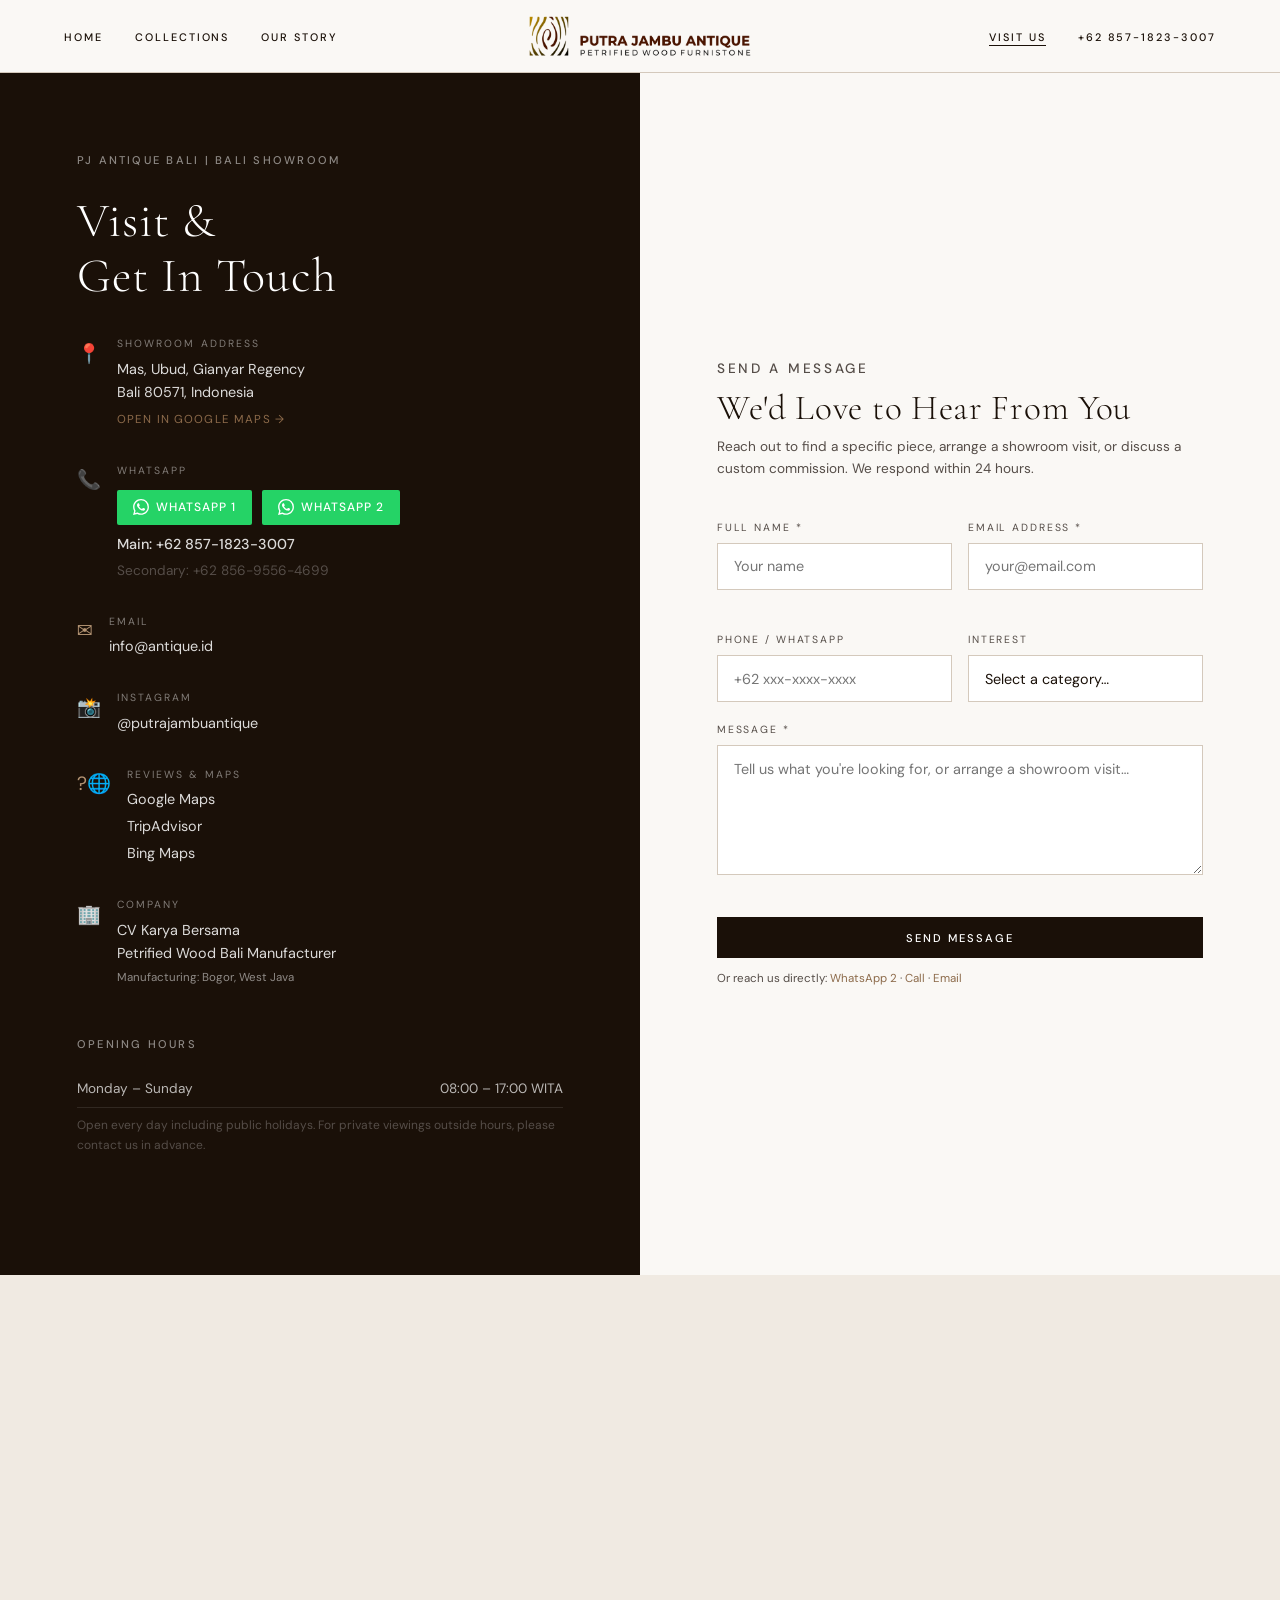
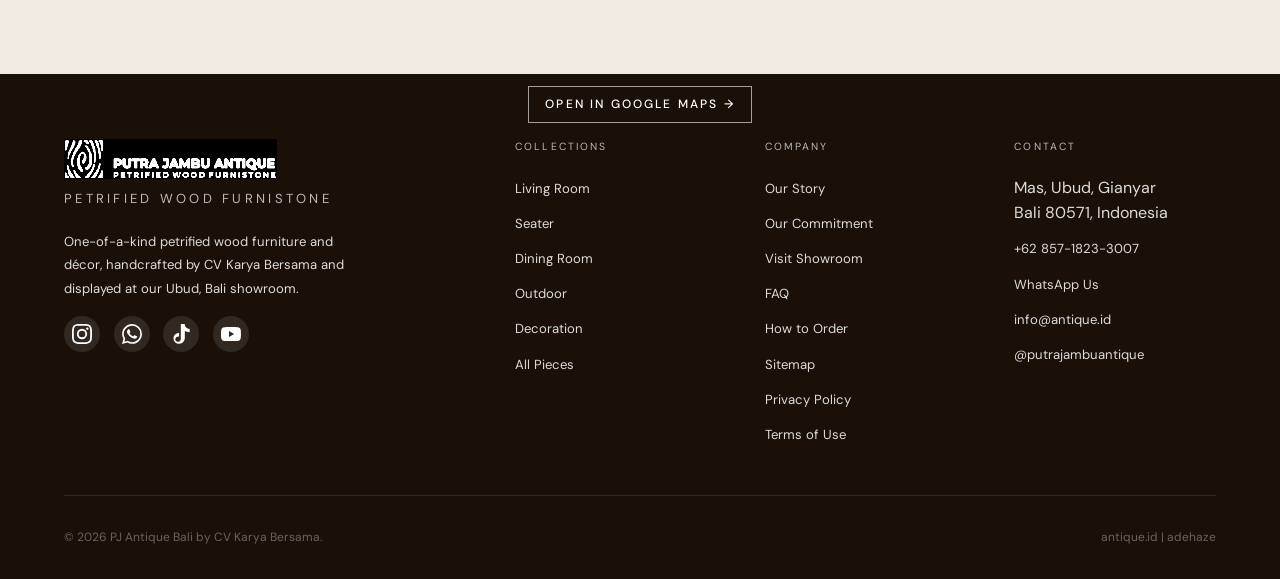
<file: public/contact.html>
<!DOCTYPE html>
<html lang="en">
<head>
  <meta charset="UTF-8">
  <meta name="viewport" content="width=device-width, initial-scale=1.0">
  <title>Visit Us | PJ Antique Bali Showroom, Ubud Bali</title>
  <meta name="description" content="Visit PJ Antique Bali showroom in Mas, Ubud, Bali. Open daily 9am–5pm. Call or WhatsApp +62 857-1823-3007 or email info@antique.id.">
  <meta name="robots" content="index, follow">
  <link rel="canonical" href="https://antique.id/contact">
  <meta property="og:title" content="Visit Us | PJ Antique Bali Showroom">
  <meta property="og:description" content="Open daily 9am–5pm in Mas, Ubud, Bali. WhatsApp or call +62 857-1823-3007.">
  <meta property="og:type" content="website">
  <meta property="og:url" content="https://antique.id/contact">
  <meta property="og:image" content="https://antique.id/images/about_brand.png">
  <meta name="twitter:card" content="summary_large_image">
  <meta name="twitter:title" content="Visit Us | PJ Antique Bali Showroom">
  <meta name="twitter:description" content="Open daily 9am–5pm in Mas, Ubud, Bali. WhatsApp or call +62 857-1823-3007.">
  <meta name="twitter:image" content="https://antique.id/images/about_brand.png">
    <link rel="preconnect" href="https://fonts.googleapis.com">
  <link rel="preconnect" href="https://fonts.gstatic.com" crossorigin>
  <link href="https://fonts.googleapis.com/css2?family=Cormorant+Garamond:ital,wght@0,300;0,400;0,500;0,600;1,300;1,400&family=DM+Sans:wght@300;400;500&display=swap" rel="stylesheet">
  <link rel="stylesheet" href="css/main.css">
  <link rel="icon" type="image/png" href="images/PJA Square Logo_No_White_Background_1.png">

  <script src="js/data.js" defer></script>
  <script src="js/app.js" defer></script>
</head>
<body>

<div class="page-transition" id="pageTransition"></div>

<!-- NAVIGATION -->
<nav class="nav scrolled" id="mainNav" role="navigation" aria-label="Main navigation">
  <div class="nav__inner">
    <ul class="nav__links" role="list">
      <li><a href="/" class="nav__link" id="nav-home">Home</a></li>
      <li><a href="/collections" class="nav__link" id="nav-collections">Collections</a></li>
      <li><a href="/about" class="nav__link" id="nav-about">Our Story</a></li>
    </ul>
    <a href="/" class="nav__logo" aria-label="PJ Antique Bali | Home">
      <img src="images/PJA Header Logo_No_White_Background_1.png" alt="PJ Antique Bali" class="nav__logo-img" height="42" style="height:42px;width:auto;display:block;">
    </a>
    <ul class="nav__links nav__links--right" role="list">
      <li><a href="/contact" class="nav__link active" id="nav-contact">Visit Us</a></li>
      <li><a href="https://wa.me/6285718233007" class="nav__link" id="nav-phone">+62 857-1823-3007</a></li>
    </ul>
    <button class="nav__hamburger" id="navHamburger" aria-label="Open menu" aria-expanded="false">
      <span></span><span></span><span></span>
    </button>
  </div>
</nav>

<div class="nav__mobile" id="mobileMenu" role="dialog" aria-modal="true">
  <button class="nav__mobile-close" id="mobileClose" aria-label="Close menu">&#215;</button>
  <a href="/">Home</a>
  <a href="/collections">Collections</a>
  <a href="/about">Our Story</a>
  <a href="/contact">Visit Us</a>
  <a href="https://wa.me/6285718233007">+62 857-1823-3007</a>
</div>

<!-- CONTACT LAYOUT -->
<main class="contact-layout" id="main-content" style="padding-top: var(--nav-h);">

  <!-- LEFT: INFO -->
  <div class="contact-info" data-animate="left">
    <p class="label">PJ Antique Bali | Bali Showroom</p>
    <h1>Visit &amp;<br>Get In Touch</h1>

    <div class="contact-detail">

      <div class="contact-item">
        <span class="contact-item__icon" aria-hidden="true">📍</span>
        <div>
          <p class="contact-item__label">Showroom Address</p>
          <p class="contact-item__value">
            Mas, Ubud, Gianyar Regency<br>
            Bali 80571, Indonesia
          </p>
          <a href="https://share.google/Zvq12VPfiss8smJ34" target="_blank" rel="noopener noreferrer"
             class="contact-item__sub-link" id="contact-maps-link">Open in Google Maps →</a>
        </div>
      </div>

      <div class="contact-item">
        <span class="contact-item__icon" aria-hidden="true">📞</span>
        <div>
          <p class="contact-item__label">WhatsApp</p>
          <div class="contact-cta-row">
            <a href="https://wa.me/6285718233007?text=Hello%2C%20I%20am%20interested%20in%20your%20petrified%20wood%20furniture.%20Could%20you%20please%20share%20more%20information%3F" target="_blank" rel="noopener noreferrer" class="btn btn--sm btn--whatsapp" id="contact-wa-btn-1"><svg width="16" height="16" viewBox="0 0 24 24" fill="currentColor" aria-hidden="true"><path d="M17.472 14.382c-.297-.149-1.758-.867-2.03-.967-.273-.099-.471-.148-.67.15-.197.297-.767.966-.94 1.164-.173.199-.347.223-.644.075-.297-.15-1.255-.463-2.39-1.475-.883-.788-1.48-1.761-1.653-2.059-.173-.297-.018-.458.13-.606.134-.133.298-.347.446-.52.149-.174.198-.298.298-.497.099-.198.05-.371-.025-.52-.075-.149-.669-1.612-.916-2.207-.242-.579-.487-.5-.669-.51-.173-.008-.371-.01-.57-.01-.198 0-.52.074-.792.372-.272.297-1.04 1.016-1.04 2.479 0 1.462 1.065 2.875 1.213 3.074.149.198 2.096 3.2 5.077 4.487.709.306 1.262.489 1.694.625.712.227 1.36.195 1.871.118.571-.085 1.758-.719 2.006-1.413.248-.694.248-1.289.173-1.413-.074-.124-.272-.198-.57-.347m-5.421 7.403h-.004a9.87 9.87 0 01-5.031-1.378l-.361-.214-3.741.982.998-3.648-.235-.374a9.86 9.86 0 01-1.51-5.26c.001-5.45 4.436-9.884 9.888-9.884 2.64 0 5.122 1.03 6.988 2.898a9.825 9.825 0 012.893 6.994c-.003 5.45-4.437 9.884-9.885 9.884m8.413-18.297A11.815 11.815 0 0012.05 0C5.495 0 .16 5.335.157 11.892c0 2.096.547 4.142 1.588 5.945L.057 24l6.305-1.654a11.882 11.882 0 005.683 1.448h.005c6.554 0 11.89-5.335 11.893-11.893a11.821 11.821 0 00-3.48-8.413z"/></svg> WhatsApp 1</a>
            <a href="https://wa.me/6285695564699?text=Hello%2C%20I%20am%20interested%20in%20your%20petrified%20wood%20furniture.%20Could%20you%20please%20share%20more%20information%3F"
               target="_blank" rel="noopener noreferrer"
               class="btn btn--sm btn--whatsapp" id="contact-wa-btn-2"><svg width="16" height="16" viewBox="0 0 24 24" fill="currentColor" aria-hidden="true"><path d="M17.472 14.382c-.297-.149-1.758-.867-2.03-.967-.273-.099-.471-.148-.67.15-.197.297-.767.966-.94 1.164-.173.199-.347.223-.644.075-.297-.15-1.255-.463-2.39-1.475-.883-.788-1.48-1.761-1.653-2.059-.173-.297-.018-.458.13-.606.134-.133.298-.347.446-.52.149-.174.198-.298.298-.497.099-.198.05-.371-.025-.52-.075-.149-.669-1.612-.916-2.207-.242-.579-.487-.5-.669-.51-.173-.008-.371-.01-.57-.01-.198 0-.52.074-.792.372-.272.297-1.04 1.016-1.04 2.479 0 1.462 1.065 2.875 1.213 3.074.149.198 2.096 3.2 5.077 4.487.709.306 1.262.489 1.694.625.712.227 1.36.195 1.871.118.571-.085 1.758-.719 2.006-1.413.248-.694.248-1.289.173-1.413-.074-.124-.272-.198-.57-.347m-5.421 7.403h-.004a9.87 9.87 0 01-5.031-1.378l-.361-.214-3.741.982.998-3.648-.235-.374a9.86 9.86 0 01-1.51-5.26c.001-5.45 4.436-9.884 9.888-9.884 2.64 0 5.122 1.03 6.988 2.898a9.825 9.825 0 012.893 6.994c-.003 5.45-4.437 9.884-9.885 9.884m8.413-18.297A11.815 11.815 0 0012.05 0C5.495 0 .16 5.335.157 11.892c0 2.096.547 4.142 1.588 5.945L.057 24l6.305-1.654a11.882 11.882 0 005.683 1.448h.005c6.554 0 11.89-5.335 11.893-11.893a11.821 11.821 0 00-3.48-8.413z"/></svg>
              WhatsApp 2</a>
          </div>
          <p class="contact-item__value" style="margin-top:0.5rem; font-weight: 500;">Main: +62 857-1823-3007</p>
          <p class="contact-item__value" style="margin-top:0.25rem; font-size: 0.85em; color: var(--warm-gray);">Secondary: +62 856-9556-4699</p>
        </div>
      </div>

      <div class="contact-item">
        <span class="contact-item__icon" aria-hidden="true">✉️</span>
        <div>
          <p class="contact-item__label">Email</p>
          <p class="contact-item__value">
            <a href="mailto:info@antique.id">info@antique.id</a>
          </p>
        </div>
      </div>

      <div class="contact-item">
        <span class="contact-item__icon" aria-hidden="true">📸</span>
        <div>
          <p class="contact-item__label">Instagram</p>
          <p class="contact-item__value">
            <a href="https://www.instagram.com/putrajambuantique/" target="_blank" rel="noopener noreferrer" id="contact-ig-link">@putrajambuantique</a>
          </p>
        </div>
      </div>
      <div class="contact-item">
        <span class="contact-item__icon" aria-hidden="true">?🌐</span>
        <div>
          <p class="contact-item__label">Reviews & Maps</p>
          <p class="contact-item__value" style="display: flex; flex-direction: column; gap: 0.25rem;">
            <a href="https://share.google/d2DxxRuWMmZTdzx2c" target="_blank" rel="noopener noreferrer">Google Maps</a>
            <a href="https://www.tripadvisor.com/Attraction_Review-g3185061-d27109811-Reviews-Petrified_Wood_Bali_Pj-Mas_Ubud_Gianyar_Regency_Bali.html" target="_blank" rel="noopener noreferrer">TripAdvisor</a>
            <a href="https://www.bing.com/search?q=PJ+antique+bali&cvid=bb7b764740cd4290a9a2f990f46caf0b&gs_lcrp=EgRlZGdlKgYIABBFGDkyBggAEEUYOTIGCAEQRRg3MgYIAhBFGDwyBggDEEUYPDIGCAQQRRg80gEIMjg3MWowajSoAgiwAgE&FORM=ANAB01&adppc=EDGEESS&PC=U531#&shtp=GetUrl&shid=05021a78-36bd-43f0-a068-ea968f4fb1fe" target="_blank" rel="noopener noreferrer">Bing Maps</a>
          </p>
        </div>
      </div>

      <div class="contact-item">
        <span class="contact-item__icon" aria-hidden="true">🏢</span>
        <div>
          <p class="contact-item__label">Company</p>
          <p class="contact-item__value">
            CV Karya Bersama<br>
            Petrified Wood Bali Manufacturer<br>
            <span style="opacity:0.6;font-size:0.8em;">Manufacturing: Bogor, West Java</span>
          </p>
        </div>
      </div>
    </div>

    <div class="contact-hours">
      <p class="label">Opening Hours</p>
      <div class="hours-row"><span>Monday – Sunday</span><span>08:00 – 17:00 WITA</span></div>
      <p style="font-size:0.75rem;color:var(--warm-gray);margin-top:0.5rem;">Open every day including public holidays. For private viewings outside hours, please contact us in advance.</p>
    </div>
  </div>

  <!-- RIGHT: FORM -->
  <div class="contact-form-wrap" id="contact-form" data-animate="right">
    <p class="label" style="color:var(--warm-gray);margin-bottom:0.5rem;">Send a Message</p>
    <h2>We'd Love to Hear From You</h2>
    <p>Reach out to find a specific piece, arrange a showroom visit, or discuss a custom commission. We respond within 24 hours.</p>

    <!-- Formspree AJAX success/error messages -->
    <div id="formSuccess" class="form-success" style="display:none; padding:1rem; background:#E5F0E5; color:#2D4A2D; margin-bottom:1rem;">
      ✓ Message sent! We'll be in touch within 24 hours.
    </div>
    <div id="formError" class="form-error" style="display:none; padding:1rem; background:#F0E5E5; color:#4A2D2D; margin-bottom:1rem;">
      Something went wrong. Please try again, or reach us directly at <a href="mailto:info@antique.id" style="text-decoration:underline;">info@antique.id</a> or on <a href="https://wa.me/6285718233007" style="text-decoration:underline;">WhatsApp 2</a>.
    </div>

    <form id="contactForm" novalidate>

      <div class="form-row">
        <div class="form-group">
          <label for="contact-name">Full Name *</label>
          <input type="text" id="contact-name" name="name" required placeholder="Your name"
                 autocomplete="name" data-fs-field>
          <span class="form-field-error" data-fs-error="name"></span>
        </div>
        <div class="form-group">
          <label for="contact-email">Email Address *</label>
          <input type="email" id="contact-email" name="email" required placeholder="your@email.com"
                 autocomplete="email" data-fs-field>
          <span class="form-field-error" data-fs-error="email"></span>
        </div>
      </div>

      <div class="form-row">
        <div class="form-group">
          <label for="contact-phone">Phone / WhatsApp</label>
          <input type="tel" id="contact-phone" name="phone" placeholder="+62 xxx-xxxx-xxxx"
                 autocomplete="tel" data-fs-field>
        </div>
        <div class="form-group">
          <label for="contact-interest">Interest</label>
          <select id="contact-interest" name="interest" data-fs-field>
            <option value="">Select a category…</option>
            <option value="Living Room">Living Room</option>
            <option value="seater">Seater</option>
            <option value="Dining Room">Dining Room</option>
            <option value="Outdoor">Outdoor</option>
            <option value="Decoration">Decoration</option>
            <option value="Custom Commission">Custom Commission</option>
            <option value="General Inquiry">General Inquiry</option>
          </select>
        </div>
      </div>

      <div class="form-group">
        <label for="contact-message">Message *</label>
        <textarea id="contact-message" name="message" required data-fs-field
                  placeholder="Tell us what you're looking for, or arrange a showroom visit…"></textarea>
        <span class="form-field-error" data-fs-error="message"></span>
      </div>

      <!-- Hidden: pre-fill from ?product= URL param -->
      <input type="hidden" name="_subject" value="New Enquiry | PJ Antique Bali">

      <div class="form-submit">
        <button type="submit" class="btn btn--dark" id="contact-submit-btn" data-fs-submit-btn>
          Send Message
        </button>
        <p style="font-size:0.72rem;color:var(--warm-gray);margin-top:0.75rem;">
          Or reach us directly:
          <a href="https://wa.me/6285718233007" target="_blank" rel="noopener" style="color:var(--wood);">WhatsApp 2</a> ·
          <a href="https://wa.me/6285718233007" style="color:var(--wood);">Call</a> ·
          <a href="mailto:info@antique.id" style="color:var(--wood);">Email</a>
        </p>
      </div>

    </form>
  </div>
</main>

<!-- MAP -->
<div class="map-section" aria-label="Map showing showroom location in Ubud, Bali">
  <iframe
    src="https://maps.google.com/maps?q=-8.5281,115.2693&t=&z=16&ie=UTF8&iwloc=&output=embed"
    title="PJ Antique Bali Showroom | Mas, Ubud, Bali"
    loading="lazy"
    referrerpolicy="no-referrer-when-downgrade"
    allowfullscreen>
  </iframe>
  <div class="map-overlay-link">
    <a href="https://share.google/Zvq12VPfiss8smJ34" target="_blank" rel="noopener noreferrer"
       class="btn btn--outline btn--sm" id="map-open-btn">
      Open in Google Maps →
    </a>
  </div>
</div>

<!-- FOOTER -->
<footer class="footer" role="contentinfo">
  <div class="footer__inner">
    <div class="footer__top">
      <div class="footer__brand">
        <img src="images/PJA Header Logo_1.png" alt="PJ Antique Bali" style="height:40px;width:auto;margin-bottom:0.5rem;filter:invert(1) brightness(10) saturate(0);" loading="lazy">
        <p class="footer__brand-sub">Petrified Wood Furnistone</p>
        <p>One-of-a-kind petrified wood furniture and décor, handcrafted by CV Karya Bersama and displayed at our Ubud, Bali showroom.</p>
        <div class="footer__social">
          <a href="https://www.instagram.com/putrajambuantique/" target="_blank" rel="noopener noreferrer" id="footer-ig" aria-label="Instagram">
            <svg width="20" height="20" viewBox="0 0 24 24" fill="currentColor"><path d="M12 2.163c3.204 0 3.584.012 4.85.07 3.252.148 4.771 1.691 4.919 4.919.058 1.265.069 1.645.069 4.849 0 3.205-.012 3.584-.069 4.849-.149 3.225-1.664 4.771-4.919 4.919-1.266.058-1.644.07-4.85.07-3.204 0-3.584-.012-4.849-.07-3.26-.149-4.771-1.699-4.919-4.92-.058-1.265-.07-1.644-.07-4.849 0-3.204.013-3.583.07-4.849.149-3.227 1.664-4.771 4.919-4.919 1.266-.057 1.645-.069 4.849-.069zM12 0C8.741 0 8.333.014 7.053.072 2.695.272.273 2.69.073 7.052.014 8.333 0 8.741 0 12c0 3.259.014 3.668.072 4.948.2 4.358 2.618 6.78 6.98 6.98C8.333 23.986 8.741 24 12 24c3.259 0 3.668-.014 4.948-.072 4.354-.2 6.782-2.618 6.979-6.98.059-1.28.073-1.689.073-4.948 0-3.259-.014-3.667-.072-4.947-.196-4.354-2.617-6.78-6.979-6.98C15.668.014 15.259 0 12 0zm0 5.838a6.162 6.162 0 100 12.324 6.162 6.162 0 000-12.324zM12 16a4 4 0 110-8 4 4 0 010 8zm6.406-11.845a1.44 1.44 0 100 2.881 1.44 1.44 0 000-2.881z"/></svg>
          </a>
          <a href="https://wa.me/6285718233007" target="_blank" rel="noopener noreferrer" id="footer-wa" aria-label="WhatsApp">
            <svg width="20" height="20" viewBox="0 0 24 24" fill="currentColor"><path d="M17.472 14.382c-.297-.149-1.758-.867-2.03-.967-.273-.099-.471-.148-.67.15-.197.297-.767.966-.94 1.164-.173.199-.347.223-.644.075-.297-.15-1.255-.463-2.39-1.475-.883-.788-1.48-1.761-1.653-2.059-.173-.297-.018-.458.13-.606.134-.133.298-.347.446-.52.149-.174.198-.298.298-.497.099-.198.05-.371-.025-.52-.075-.149-.669-1.612-.916-2.207-.242-.579-.487-.5-.669-.51-.173-.008-.371-.01-.57-.01-.198 0-.52.074-.792.372-.272.297-1.04 1.016-1.04 2.479 0 1.462 1.065 2.875 1.213 3.074.149.198 2.096 3.2 5.077 4.487.709.306 1.262.489 1.694.625.712.227 1.36.195 1.871.118.571-.085 1.758-.719 2.006-1.413.248-.694.248-1.289.173-1.413-.074-.124-.272-.198-.57-.347m-5.421 7.403h-.004a9.87 9.87 0 01-5.031-1.378l-.361-.214-3.741.982.998-3.648-.235-.374a9.86 9.86 0 01-1.51-5.26c.001-5.45 4.436-9.884 9.888-9.884 2.64 0 5.122 1.03 6.988 2.898a9.825 9.825 0 012.893 6.994c-.003 5.45-4.437 9.884-9.885 9.884m8.413-18.297A11.815 11.815 0 0012.05 0C5.495 0 .16 5.335.157 11.892c0 2.096.547 4.142 1.588 5.945L.057 24l6.305-1.654a11.882 11.882 0 005.683 1.448h.005c6.554 0 11.89-5.335 11.893-11.893a11.821 11.821 0 00-3.48-8.413z"/></svg>
          </a>
                              <a href="https://www.tiktok.com/@pjantique" target="_blank" rel="noopener noreferrer" id="footer-tiktok" aria-label="TikTok">
            <svg width="20" height="20" viewBox="0 0 24 24" fill="currentColor"><path d="M12.525.02c1.31-.02 2.61-.01 3.91-.02.08 1.53.63 3.09 1.75 4.17 1.12 1.11 2.7 1.62 4.24 1.79v4.03c-1.44-.05-2.89-.35-4.2-.97-.57-.26-1.1-.59-1.62-.93-.01 2.92.01 5.84-.02 8.75-.08 2.22-1.15 4.35-2.91 5.67-1.74 1.3-4.08 1.63-6.13.91-2.03-.71-3.6-2.31-4.25-4.33-.64-1.99-.25-4.27 1.05-5.91 1.29-1.61 3.32-2.5 5.37-2.33 0 1.36.01 2.71 0 4.07-1.1-.06-2.25.13-3.14.78-.9.65-1.39 1.77-1.31 2.86.07 1.09.77 2.06 1.76 2.52.99.46 2.19.4 3.12-.13 1.04-.59 1.67-1.72 1.65-2.9-.01-5.98 0-11.96-.01-17.94z"/></svg>
          </a>
          <a href="https://www.youtube.com/@PJAntique" target="_blank" rel="noopener noreferrer" id="footer-youtube" aria-label="YouTube">
            <svg width="20" height="20" viewBox="0 0 24 24" fill="currentColor"><path d="M23.498 6.186a3.016 3.016 0 0 0-2.122-2.136C19.505 3.545 12 3.545 12 3.545s-7.505 0-9.377.505A3.017 3.017 0 0 0 .502 6.186C0 8.07 0 12 0 12s0 3.93.502 5.814a3.016 3.016 0 0 0 2.122 2.136c1.871.505 9.376.505 9.376.505s7.505 0 9.377-.505a3.015 3.015 0 0 0 2.122-2.136C24 15.93 24 12 24 12s0-3.93-.502-5.814zM9.545 15.568V8.432L15.818 12l-6.273 3.568z"/></svg>
          </a>
        </div>
      </div>
      <div>
        <p class="footer__col-title">Collections</p>
        <ul class="footer__links">
          <li><a href="/collections?cat=living-room">Living Room</a></li>
          <li><a href="/collections?cat=seater">Seater</a></li>
          <li><a href="/collections?cat=dining-room">Dining Room</a></li>
          <li><a href="/collections?cat=outdoor">Outdoor</a></li>
          <li><a href="/collections?cat=decoration">Decoration</a></li>
          <li><a href="/collections">All Pieces</a></li>
        </ul>
      </div>
      <div>
        <p class="footer__col-title">Company</p>
        <ul class="footer__links">
          <li><a href="/about">Our Story</a></li><li><a href="/commitment">Our Commitment</a></li>
          <li><a href="/contact">Visit Showroom</a></li>
          <li><a href="/faq">FAQ</a></li>
          <li><a href="/faq#how-to-order">How to Order</a></li>
          <li><a href="/sitemap">Sitemap</a></li>
          <li><a href="/privacy-policy">Privacy Policy</a></li>
          <li><a href="/terms">Terms of Use</a></li>
        </ul>
      </div>
      <div>
        <p class="footer__col-title">Contact</p>
        <ul class="footer__links">
          <li>Mas, Ubud, Gianyar<br>Bali 80571, Indonesia</li>
          <li><a href="https://wa.me/6285718233007">+62 857-1823-3007</a></li>
          <li><a href="https://wa.me/6285718233007" target="_blank" rel="noopener">WhatsApp Us</a></li>
          <li><a href="mailto:info@antique.id">info@antique.id</a></li>
          <li><a href="https://www.instagram.com/putrajambuantique/" target="_blank" rel="noopener">@putrajambuantique</a></li>
        </ul>
      </div>
    </div>
    <div class="footer__bottom">
      <p>&copy; <span id="footerYear"></span> PJ Antique Bali by CV Karya Bersama.</p>
      <p>antique.id | adehaze</p>
    </div>
  </div>
</footer>

<!-- Contact Form Submission Logic -->
<script>
  document.addEventListener('DOMContentLoaded', () => {
  // Pre-fill interest from URL param if coming from product page
  const urlParams = new URLSearchParams(window.location.search);
  const productParam = urlParams.get('product');
  const interestParam = urlParams.get('interest');
  if (productParam) {
    const msgEl = document.getElementById('contact-message');
    if (msgEl) msgEl.value = `I'm interested in: ${decodeURIComponent(productParam)}`;
  }
  if (interestParam) {
    const sel = document.getElementById('contact-interest');
    if (sel) {
      const opt = Array.from(sel.options).find(o => o.value.toLowerCase().replace(/\s+/g,'-') === interestParam);
      if (opt) sel.value = opt.value;
    }
  }

  // Handle Formspree Submission Customly
  const form = document.getElementById('contactForm');
  const btn = document.getElementById('contact-submit-btn');
  const msgSuccess = document.getElementById('formSuccess');
  const msgError = document.getElementById('formError');

  if (form) {
    form.addEventListener('submit', async (e) => {
      e.preventDefault();
      btn.textContent = 'Sending...';
      btn.disabled = true;
      msgSuccess.style.display = 'none';
      msgError.style.display = 'none';

      try {
        // Attempt 1: Formspree
        const res = await fetch('https://formspree.io/f/xeeygylw', {
          method: 'POST',
          body: new FormData(form),
          headers: { 'Accept': 'application/json' }
        });
        
        if (res.ok) {
          msgSuccess.style.display = 'block';
          form.reset();
        } else {
          // If Formspree fails (e.g. reCAPTCHA issue), trigger fallback
          throw new Error('Formspree Not OK');
        }
      } catch (err) {
        console.warn('Formspree failed, attempting Cloudflare Email Routing fallback...', err);
        
        try {
          // Attempt 2: Cloudflare API Fallback
          const cfRes = await fetch('/api/contact', {
            method: 'POST',
            body: new FormData(form)
          });
          
          if (cfRes.ok) {
            msgSuccess.style.display = 'block';
            form.reset();
          } else {
            throw new Error('Cloudflare API Fallback failed');
          }
        } catch (cfErr) {
          console.error('Both Formspree and Cloudflare Fallback failed', cfErr);
          msgError.style.display = 'block';
        }
      } finally {
        btn.textContent = 'Send Message →';
        btn.disabled = false;
      }
    });
  }
  });
</script>
</body>
</html>
</file>
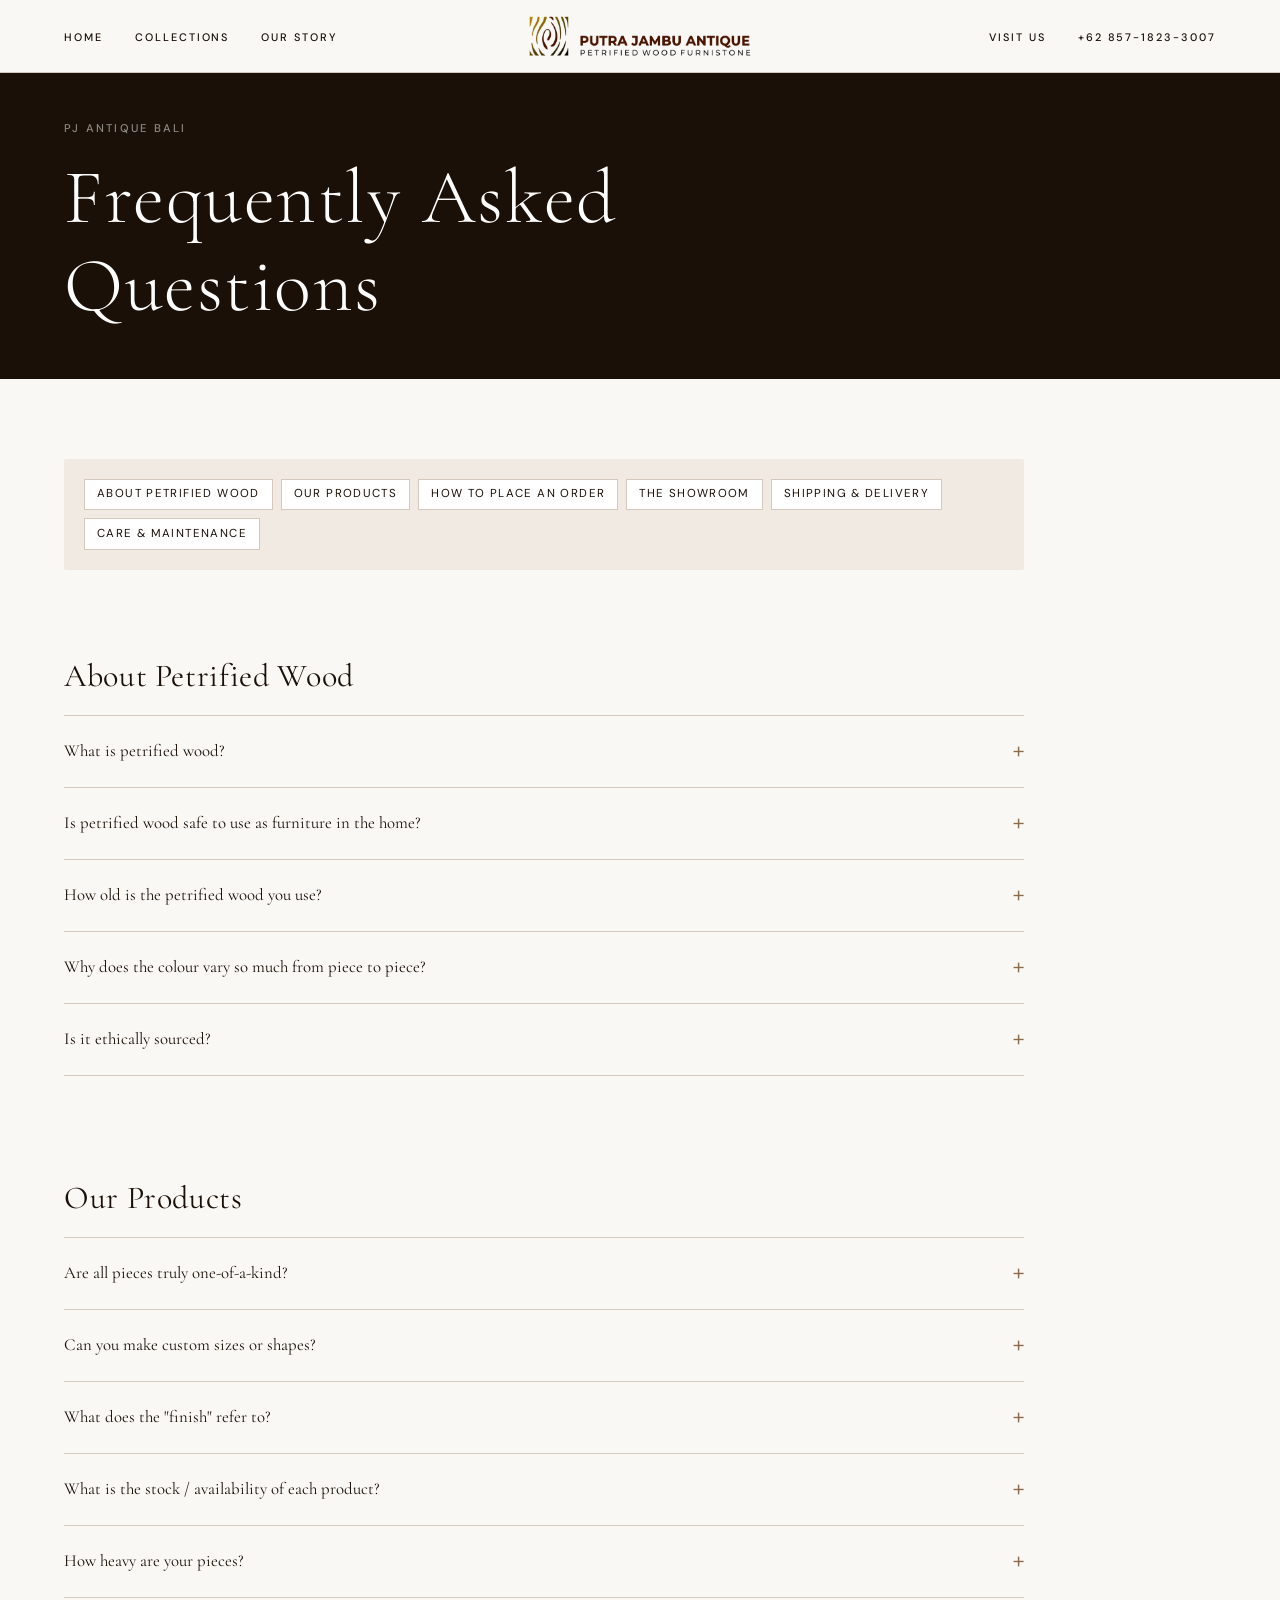
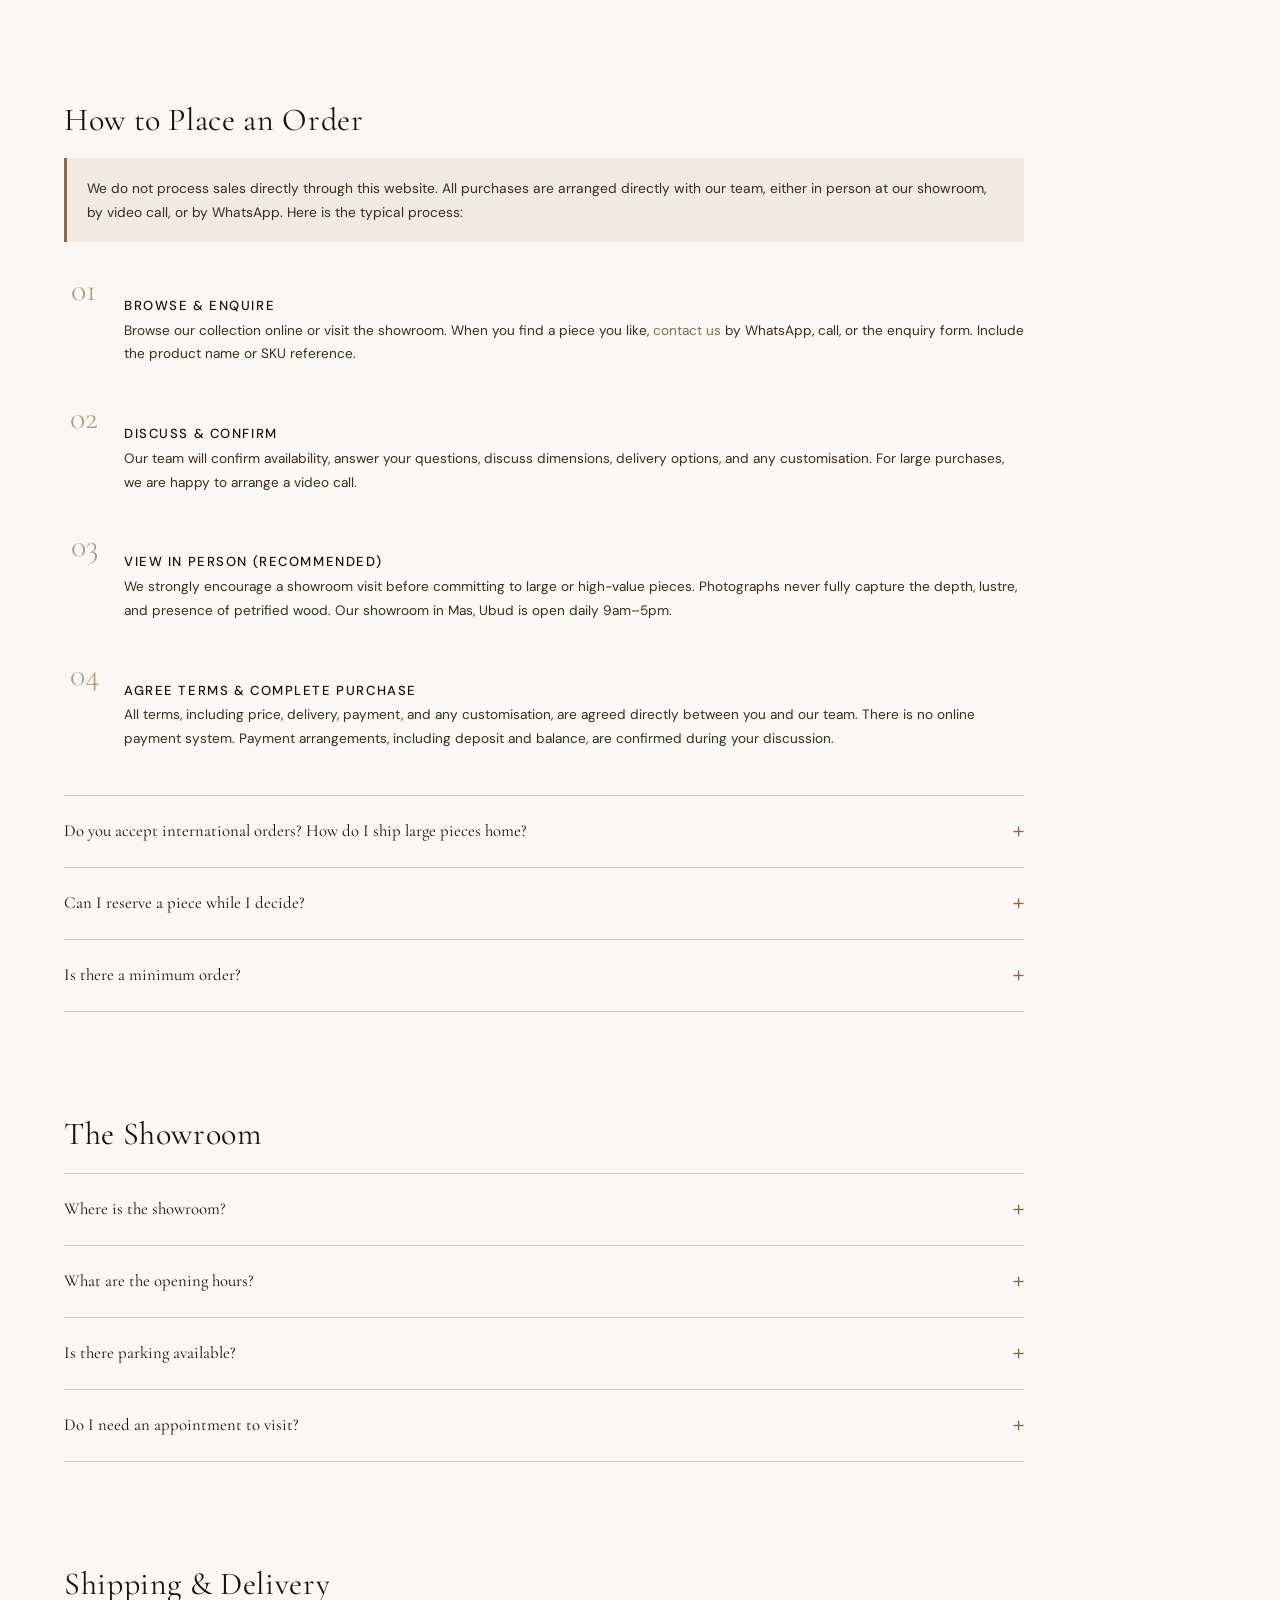
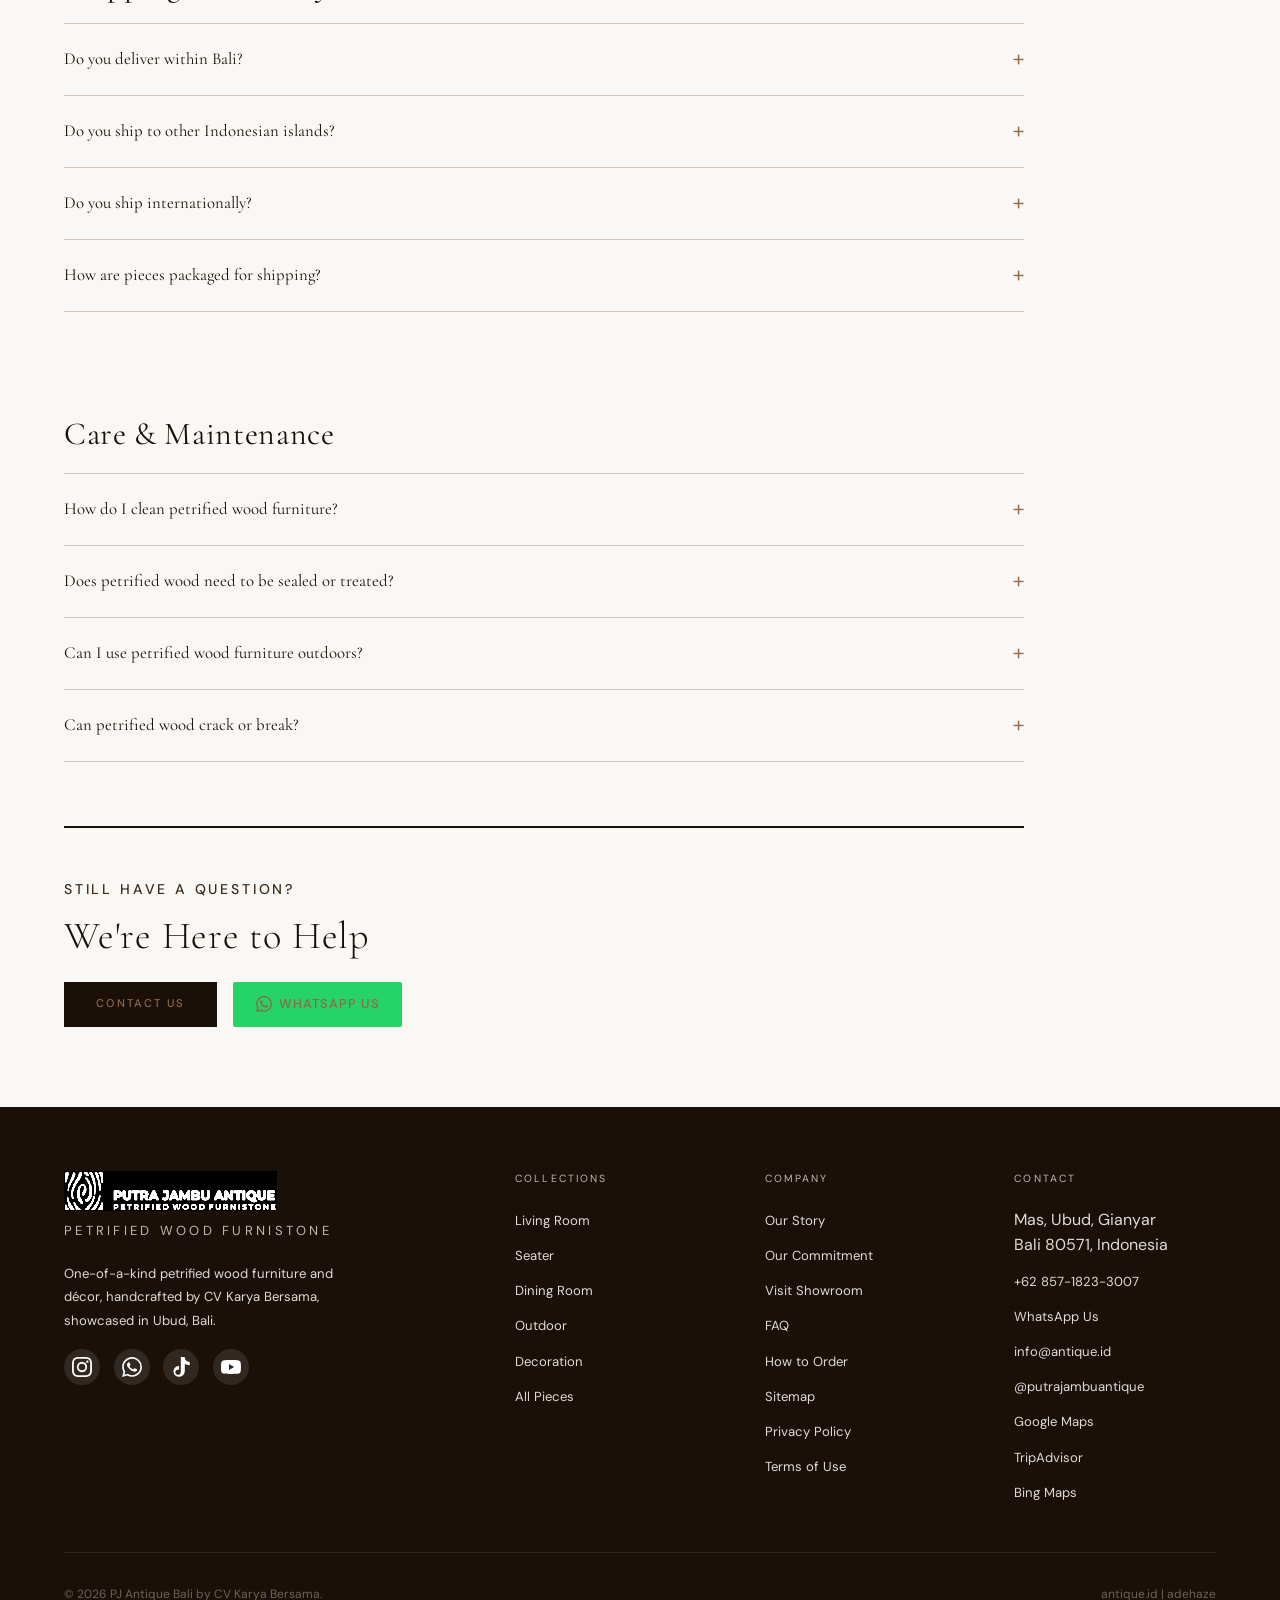
<file: public/faq.html>
<!DOCTYPE html>
<html lang="en">
<head>
  <meta charset="UTF-8">
  <meta name="viewport" content="width=device-width, initial-scale=1.0">
  <title>FAQ — PJ Antique Bali Petrified Wood Furnistone</title>
  <meta name="description" content="Frequently asked questions about petrified wood furniture, our showroom in Ubud Bali, how to place an order, care instructions, and delivery.">
  <meta name="robots" content="index, follow">
  <link rel="canonical" href="https://antique.id/faq">
  <meta property="og:title" content="FAQ — PJ Antique Bali">
  <meta property="og:description" content="Frequently asked questions about petrified wood furniture, our Ubud Bali showroom, ordering, care, and delivery.">
  <meta property="og:type" content="website">
  <meta property="og:url" content="https://antique.id/faq">
  <meta property="og:image" content="https://antique.id/images/hero_bg.png">
  <meta property="og:site_name" content="PJ Antique Bali">
  <meta name="twitter:card" content="summary_large_image">
  <meta name="twitter:title" content="FAQ — PJ Antique Bali">
  <meta name="twitter:description" content="Frequently asked questions about petrified wood furniture, our Ubud Bali showroom, ordering, care, and delivery.">
  <meta name="twitter:image" content="https://antique.id/images/hero_bg.png">
    <link rel="preconnect" href="https://fonts.googleapis.com">
  <link rel="preconnect" href="https://fonts.gstatic.com" crossorigin>
  <link href="https://fonts.googleapis.com/css2?family=Cormorant+Garamond:ital,wght@0,300;0,400;0,500;0,600;1,300;1,400&family=DM+Sans:wght@300;400;500&display=swap" rel="stylesheet">
  <link rel="stylesheet" href="css/main.css">
  <link rel="icon" type="image/png" href="images/PJA Square Logo_No_White_Background_1.png">

  <script src="js/data.js" defer></script>
  <script src="js/app.js" defer></script>
  <script type="application/ld+json">
  {
    "@context": "https://schema.org",
    "@type": "FAQPage",
    "mainEntity": [
      {
        "@type": "Question",
        "name": "What is petrified wood?",
        "acceptedAnswer": {
          "@type": "Answer",
          "text": "Petrified wood is ancient organic wood that has undergone a process called permineralisation. Over millions of years — typically 10 to 20 million years in Indonesia — buried tree trunks are slowly replaced by minerals (primarily silica, quartz, and other crystalline compounds) carried by groundwater through volcanic sediment."
        }
      },
      {
        "@type": "Question",
        "name": "Are all pieces truly one-of-a-kind?",
        "acceptedAnswer": {
          "@type": "Answer",
          "text": "Yes. Every piece of petrified wood is a unique geological specimen. No two slabs share the same mineral composition, colour pattern, grain structure, or shape. When a piece is sold, it is gone — there is no restocking of an identical item."
        }
      },
      {
        "@type": "Question",
        "name": "How heavy are your pieces?",
        "acceptedAnswer": {
          "@type": "Answer",
          "text": "Petrified wood is denser than most natural stone — typically 2.5 to 2.8 g/cm³. Small decorative pieces weigh 1–10 kg. Coffee tables typically 30–80 kg. Large dining tables can reach 200–500 kg."
        }
      },
      {
        "@type": "Question",
        "name": "Do you accept international orders?",
        "acceptedAnswer": {
          "@type": "Answer",
          "text": "Yes. International shipping is available for all pieces. We work with experienced freight forwarders who specialise in oversized and fragile cargo. Pieces are custom crated for sea or air freight."
        }
      },
      {
        "@type": "Question",
        "name": "Where is the showroom?",
        "acceptedAnswer": {
          "@type": "Answer",
          "text": "Our showroom is located in the village of Mas, Ubud, in Gianyar Regency, Bali (80571). Mas is one of Bali's traditional woodcarving villages, just south of Ubud town centre."
        }
      }
    ]
  }
  </script>
</head>
<body>

<div class="page-transition" id="pageTransition"></div>

<nav class="nav scrolled" id="mainNav" role="navigation" aria-label="Main navigation">
  <div class="nav__inner">
    <ul class="nav__links" role="list">
      <li><a href="/" class="nav__link">Home</a></li>
      <li><a href="/collections" class="nav__link">Collections</a></li>
      <li><a href="/about" class="nav__link">Our Story</a></li>
    </ul>
    <a href="/" class="nav__logo" aria-label="PJ Antique Bali — Home">
      <img src="images/PJA Header Logo_No_White_Background_1.png" alt="PJ Antique Bali" class="nav__logo-img" height="42" style="height:42px;width:auto;display:block;">
    </a>
    <ul class="nav__links nav__links--right" role="list">
      <li><a href="/contact" class="nav__link">Visit Us</a></li>
      <li><a href="https://wa.me/6285718233007" class="nav__link">+62 857-1823-3007</a></li>
    </ul>
    <button class="nav__hamburger" id="navHamburger" aria-label="Open menu" aria-expanded="false">
      <span></span><span></span><span></span>
    </button>
  </div>
</nav>

<div class="nav__mobile" id="mobileMenu" role="dialog" aria-modal="true">
  <button class="nav__mobile-close" id="mobileClose" aria-label="Close menu">&#215;</button>
  <a href="/">Home</a>
  <a href="/collections">Collections</a>
  <a href="/about">Our Story</a>
  <a href="/contact">Visit Us</a>
  <a href="https://wa.me/6285718233007">+62 857-1823-3007</a>
</div>

<div class="page-hero">
  <div class="page-hero__inner" data-animate>
    <p class="label">PJ Antique Bali</p>
    <h1>Frequently Asked<br>Questions</h1>
  </div>
</div>

<main class="static-page" id="main-content">
  <div class="static-page__inner">

    <!-- QUICK LINKS -->
    <nav class="faq-toc" aria-label="FAQ sections">
      <a href="#about-petrified-wood">About Petrified Wood</a>
      <a href="#about-products">Our Products</a>
      <a href="#how-to-order">How to Place an Order</a>
      <a href="#showroom">The Showroom</a>
      <a href="#shipping">Shipping &amp; Delivery</a>
      <a href="#care">Care &amp; Maintenance</a>
    </nav>

    <!-- ── SECTION 1: ABOUT PETRIFIED WOOD ── -->
    <section class="faq-section" id="about-petrified-wood" aria-labelledby="faq-title-1">
      <h2 id="faq-title-1">About Petrified Wood</h2>

      <div class="faq-accordion">

        <details>
          <summary>What is petrified wood?</summary>
          <div class="faq-answer">
            <p>Petrified wood is ancient organic wood that has undergone a process called permineralisation. Over millions of years (typically 10 to 20 million years in Indonesia), buried tree trunks are slowly replaced by minerals (primarily silica, quartz, and other crystalline compounds) carried by groundwater through volcanic sediment.</p>
            <p>The result is a material that is simultaneously wood and stone: it retains the original grain, ring structure, and bark detail of the tree, but is now composed entirely of mineral crystals. Each piece is therefore both a geological specimen and a work of natural art.</p>
          </div>
        </details>

        <details>
          <summary>Is petrified wood safe to use as furniture in the home?</summary>
          <div class="faq-answer">
            <p>Yes, completely. Petrified wood is chemically inert; it is essentially stone, with no organic material remaining. It does not off-gas, decay, splinter, warp, or harbour insects or mould. It is one of the most durable and hygienic materials you can use in a home environment.</p>
          </div>
        </details>

        <details>
          <summary>How old is the petrified wood you use?</summary>
          <div class="faq-answer">
            <p>The petrified wood in our collection is estimated to be between 10 and 20 million years old, originating from the Miocene epoch. It was formed in the volcanic regions of Java and surrounding islands.</p>
          </div>
        </details>

        <details>
          <summary>Why does the colour vary so much from piece to piece?</summary>
          <div class="faq-answer">
            <p>The colour of petrified wood is determined by the specific minerals that infiltrated the wood during fossilisation. Iron oxides produce rich reds, browns, and yellows. Manganese produces deep purples and blacks. Silica alone produces whites and greys. Carbon produces blacks. The variety, from honey amber to deep espresso to crystalline multi-colour, reflects the unique geological conditions at the site of each specimen.</p>
          </div>
        </details>

        <details>
          <summary>Is it ethically sourced?</summary>
          <div class="faq-answer">
            <p>Yes. Our petrified wood is sourced responsibly from legal concession areas in Indonesia. Petrified wood is a geological mineral, not a living tree, so its collection is regulated under Indonesian mining law, not forestry law. We work with trusted extraction partners who comply with all applicable regulations.</p>
          </div>
        </details>

      </div>
    </section>

    <!-- ── SECTION 2: OUR PRODUCTS ── -->
    <section class="faq-section" id="about-products" aria-labelledby="faq-title-2">
      <h2 id="faq-title-2">Our Products</h2>

      <div class="faq-accordion">

        <details>
          <summary>Are all pieces truly one-of-a-kind?</summary>
          <div class="faq-answer">
            <p>Yes. Every piece of petrified wood is a unique geological specimen. No two slabs share the same mineral composition, colour pattern, grain structure, or shape. When a piece is sold, it is gone; there is no restocking of an identical item. The SKU and photographs in our catalogue represent the exact physical piece available.</p>
          </div>
        </details>

        <details>
          <summary>Can you make custom sizes or shapes?</summary>
          <div class="faq-answer">
            <p>To a limited extent. Since each slab is a natural specimen, the overall form is determined by the original tree. However, our artisans can trim, shape, and polish pieces to specific dimensions, or cut a larger slab into multiple pieces. For a custom commission, please <a href="/contact">contact us</a> with your requirements.</p>
          </div>
        </details>

        <details>
          <summary>What does the "finish" refer to?</summary>
          <div class="faq-answer">
            <p>The finish describes how the surface of the petrified wood has been treated after extraction:</p>
            <ul>
              <li><strong>Natural / Raw</strong> — cleaned and stabilised but not polished; shows the raw texture</li>
              <li><strong>Matte Polish</strong> — ground smooth and buffed to a soft, non-reflective finish</li>
              <li><strong>High Gloss / Mirror Polish</strong> — ground progressively finer and polished to a deep mirror shine that reveals the full crystalline depth</li>
              <li><strong>Natural Edge</strong> — the outer bark edge is preserved; only the top surface is polished</li>
            </ul>
          </div>
        </details>

        <details>
          <summary>What is the stock / availability of each product?</summary>
          <div class="faq-answer">
            <p>Most large furniture pieces (dining tables, slabs) have a stock of 1, as they are singular specimens. Smaller decorative items (bookends, slices, bowls) may be available in quantities greater than 1 where we have multiple comparable pieces. Stock is updated regularly. Contact us to confirm availability of a specific item before visiting.</p>
          </div>
        </details>

        <details>
          <summary>How heavy are your pieces?</summary>
          <div class="faq-answer">
            <p>Petrified wood is denser than most natural stone, typically 2.5 to 2.8 g/cm³. Small decorative pieces weigh 1–10 kg. Coffee tables typically 30–80 kg. Large dining tables can reach 200–500 kg. Weight specifications are listed on each product page. Please factor this into your delivery and installation planning.</p>
          </div>
        </details>

      </div>
    </section>

    <!-- ── SECTION 3: HOW TO ORDER ── -->
    <section class="faq-section" id="how-to-order" aria-labelledby="faq-title-3">
      <h2 id="faq-title-3">How to Place an Order</h2>

      <div class="faq-info-box">
        <p>We do not process sales directly through this website. All purchases are arranged directly with our team, either in person at our showroom, by video call, or by WhatsApp. Here is the typical process:</p>
      </div>

      <div class="faq-steps">
        <div class="faq-step">
          <span class="faq-step__num">01</span>
          <div>
            <h3>Browse &amp; Enquire</h3>
            <p>Browse our collection online or visit the showroom. When you find a piece you like, <a href="/contact">contact us</a> by WhatsApp, call, or the enquiry form. Include the product name or SKU reference.</p>
          </div>
        </div>
        <div class="faq-step">
          <span class="faq-step__num">02</span>
          <div>
            <h3>Discuss &amp; Confirm</h3>
            <p>Our team will confirm availability, answer your questions, discuss dimensions, delivery options, and any customisation. For large purchases, we are happy to arrange a video call.</p>
          </div>
        </div>
        <div class="faq-step">
          <span class="faq-step__num">03</span>
          <div>
            <h3>View in Person (Recommended)</h3>
            <p>We strongly encourage a showroom visit before committing to large or high-value pieces. Photographs never fully capture the depth, lustre, and presence of petrified wood. Our showroom in Mas, Ubud is open daily 9am–5pm.</p>
          </div>
        </div>
        <div class="faq-step">
          <span class="faq-step__num">04</span>
          <div>
            <h3>Agree Terms &amp; Complete Purchase</h3>
            <p>All terms, including price, delivery, payment, and any customisation, are agreed directly between you and our team. There is no online payment system. Payment arrangements, including deposit and balance, are confirmed during your discussion.</p>
          </div>
        </div>
      </div>

      <div class="faq-accordion" style="margin-top:2rem;">
        <details>
          <summary>Do you accept international orders? How do I ship large pieces home?</summary>
          <div class="faq-answer">
            <p>Yes. We offer unique petrified wood pieces for international buyers, and we have extensive experience exporting them (including sea freight for heavy items).</p>
            <p><strong>Pro Tip for International Buyers:</strong> If you are purchasing larger pieces (like our dining tables), we recommend organizing a freight forwarder <em>before</em> your visit. While we assist with packaging and export documentation (like CITES certificates), having your own freight forwarder prepared ensures a smoother and more cost-effective experience getting your heavy pieces shipped safely.</p>
          </div>
        </details>
        <details>
          <summary>Can I reserve a piece while I decide?</summary>
          <div class="faq-answer">
            <p>Yes, a piece can typically be held for a short period with a reservation deposit. Please contact our team to arrange this. Items are not reserved without confirmation from our team.</p>
          </div>
        </details>
        <details>
          <summary>Is there a minimum order?</summary>
          <div class="faq-answer">
            <p>No minimum order. You are welcome to purchase a single decorative piece or furnish an entire villa. We serve both individual buyers and interior designers / hospitality projects.</p>
          </div>
        </details>
      </div>
    </section>

    <!-- ── SECTION 4: THE SHOWROOM ── -->
    <section class="faq-section" id="showroom" aria-labelledby="faq-title-4">
      <h2 id="faq-title-4">The Showroom</h2>

      <div class="faq-accordion">

        <details>
          <summary>Where is the showroom?</summary>
          <div class="faq-answer">
            <p>Our showroom is located in the village of Mas, Ubud, in Gianyar Regency, Bali (80571). Mas is one of Bali's traditional woodcarving villages, just south of Ubud town centre on the main road to Denpasar.</p>
            <p><a href="https://share.google/Zvq12VPfiss8smJ34" target="_blank" rel="noopener">View on Google Maps →</a></p>
          </div>
        </details>

        <details>
          <summary>What are the opening hours?</summary>
          <div class="faq-answer">
            <p>We are open <strong>every day, Monday through Sunday, 9:00 AM to 5:00 PM (WITA)</strong>. We are open on public holidays. For private viewings outside regular hours, please contact us in advance.</p>
          </div>
        </details>

        <details>
          <summary>Is there parking available?</summary>
          <div class="faq-answer">
            <p>Yes, parking is available on-site for cars and motorcycles. For larger groups or vehicles, please call ahead so we can assist.</p>
          </div>
        </details>

        <details>
          <summary>Do I need an appointment to visit?</summary>
          <div class="faq-answer">
            <p>No appointment is needed during regular hours — walk-ins are always welcome. However, if you are planning a large group visit, or want to discuss a specific project in detail, calling ahead is appreciated so we can ensure the right team member is available for you.</p>
          </div>
        </details>

      </div>
    </section>

    <!-- ── SECTION 5: SHIPPING ── -->
    <section class="faq-section" id="shipping" aria-labelledby="faq-title-5">
      <h2 id="faq-title-5">Shipping &amp; Delivery</h2>

      <div class="faq-accordion">

        <details>
          <summary>Do you deliver within Bali?</summary>
          <div class="faq-answer">
            <p>Yes. We offer delivery within Bali for all pieces. Delivery cost and logistics (including crane hire or additional manpower for very heavy items) are discussed at the time of purchase.</p>
          </div>
        </details>

        <details>
          <summary>Do you ship to other Indonesian islands?</summary>
          <div class="faq-answer">
            <p>Yes. We regularly ship to Jakarta, Surabaya, and other major cities via cargo service. Please enquire for a quote based on the specific piece(s) and destination.</p>
          </div>
        </details>

        <details>
          <summary>Do you ship internationally?</summary>
          <div class="faq-answer">
            <p>Yes. International shipping is available for all pieces. We work with experienced freight forwarders who specialise in oversized and fragile cargo. Pieces are custom crated for sea or air freight. Please <a href="/contact">contact us</a> for a shipping quote to your country.</p>
          </div>
        </details>

        <details>
          <summary>How are pieces packaged for shipping?</summary>
          <div class="faq-answer">
            <p>All pieces are custom packed with foam padding, timber crating, and moisture-resistant wrapping appropriate to the destination. For international sea freight, we use heavy-duty wooden crates. We aim to ensure zero damage in transit, and our team has extensive experience with this.</p>
          </div>
        </details>

      </div>
    </section>

    <!-- ── SECTION 6: CARE ── -->
    <section class="faq-section" id="care" aria-labelledby="faq-title-6">
      <h2 id="faq-title-6">Care &amp; Maintenance</h2>

      <div class="faq-accordion">

        <details>
          <summary>How do I clean petrified wood furniture?</summary>
          <div class="faq-answer">
            <p>For day-to-day cleaning, a soft damp cloth is all that is needed. Avoid abrasive cleaners, harsh chemicals, or acidic solutions (vinegar, citrus). For polished surfaces, a dry microfibre cloth works best. For matte finishes, a very slightly damp cloth is fine.</p>
          </div>
        </details>

        <details>
          <summary>Does petrified wood need to be sealed or treated?</summary>
          <div class="faq-answer">
            <p>High-gloss polished pieces benefit from occasional buffing with a stone polish (silicon-free) to maintain the shine. Matte and natural-edge pieces require no treatment. Petrified wood does not absorb liquids like natural wood (it is stone), so no oil or wax treatment is needed or recommended.</p>
          </div>
        </details>

        <details>
          <summary>Can I use petrified wood furniture outdoors?</summary>
          <div class="faq-answer">
            <p>Yes, with some considerations. Petrified wood is extremely weather-resistant; it will not rot, warp, or degrade in rain or humidity. However, prolonged exposure to direct tropical sun may slowly fade the polished finish. Outdoor pieces with a matte or natural finish are more suitable for exposed outdoor settings. We have a dedicated outdoor range; please browse <a href="/collections?cat=outdoor">our outdoor collection</a>.</p>
          </div>
        </details>

        <details>
          <summary>Can petrified wood crack or break?</summary>
          <div class="faq-answer">
            <p>Like all stone, petrified wood can crack under severe impact. It is not brittle under normal conditions (our pieces are solid), but dropping a heavy object on the edge of a polished slab could chip it. We recommend using felt pads under objects placed on tabletops. If a piece is damaged, we can advise on repair options.</p>
          </div>
        </details>

      </div>
    </section>

    <!-- CTA -->
    <div class="static-cta" data-animate="fade">
      <p class="label">Still have a question?</p>
      <h2>We're Here to Help</h2>
      <div class="static-cta__actions">
        <a href="/contact" class="btn btn--dark" id="faq-contact-btn">Contact Us</a>
        <a href="https://wa.me/6285718233007" target="_blank" rel="noopener noreferrer" class="btn btn--whatsapp" id="faq-wa-btn">
          <svg width="16" height="16" viewBox="0 0 24 24" fill="currentColor"><path d="M17.472 14.382c-.297-.149-1.758-.867-2.03-.967-.273-.099-.471-.148-.67.15-.197.297-.767.966-.94 1.164-.173.199-.347.223-.644.075-.297-.15-1.255-.463-2.39-1.475-.883-.788-1.48-1.761-1.653-2.059-.173-.297-.018-.458.13-.606.134-.133.298-.347.446-.52.149-.174.198-.298.298-.497.099-.198.05-.371-.025-.52-.075-.149-.669-1.612-.916-2.207-.242-.579-.487-.5-.669-.51-.173-.008-.371-.01-.57-.01-.198 0-.52.074-.792.372-.272.297-1.04 1.016-1.04 2.479 0 1.462 1.065 2.875 1.213 3.074.149.198 2.096 3.2 5.077 4.487.709.306 1.262.489 1.694.625.712.227 1.36.195 1.871.118.571-.085 1.758-.719 2.006-1.413.248-.694.248-1.289.173-1.413-.074-.124-.272-.198-.57-.347m-5.421 7.403h-.004a9.87 9.87 0 01-5.031-1.378l-.361-.214-3.741.982.998-3.648-.235-.374a9.86 9.86 0 01-1.51-5.26c.001-5.45 4.436-9.884 9.888-9.884 2.64 0 5.122 1.03 6.988 2.898a9.825 9.825 0 012.893 6.994c-.003 5.45-4.437 9.884-9.885 9.884m8.413-18.297A11.815 11.815 0 0012.05 0C5.495 0 .16 5.335.157 11.892c0 2.096.547 4.142 1.588 5.945L.057 24l6.305-1.654a11.882 11.882 0 005.683 1.448h.005c6.554 0 11.89-5.335 11.893-11.893a11.821 11.821 0 00-3.48-8.413z"/></svg>
          WhatsApp Us
        </a>
      </div>
    </div>

  </div>
</main>

<footer class="footer" role="contentinfo">
  <div class="footer__inner">
    <div class="footer__top">
      <div class="footer__brand">
        <img src="images/PJA Header Logo_1.png" alt="PJ Antique Bali" style="height:40px;width:auto;margin-bottom:0.5rem;filter:invert(1) brightness(10) saturate(0);" loading="lazy">
        <p class="footer__brand-sub">Petrified Wood Furnistone</p>
        <p>One-of-a-kind petrified wood furniture and décor, handcrafted by CV Karya Bersama, showcased in Ubud, Bali.</p>
        <div class="footer__social">
          <a href="https://www.instagram.com/putrajambuantique/" target="_blank" rel="noopener noreferrer" id="footer-ig" aria-label="Instagram">
            <svg width="20" height="20" viewBox="0 0 24 24" fill="currentColor"><path d="M12 2.163c3.204 0 3.584.012 4.85.07 3.252.148 4.771 1.691 4.919 4.919.058 1.265.069 1.645.069 4.849 0 3.205-.012 3.584-.069 4.849-.149 3.225-1.664 4.771-4.919 4.919-1.266.058-1.644.07-4.85.07-3.204 0-3.584-.012-4.849-.07-3.26-.149-4.771-1.699-4.919-4.92-.058-1.265-.07-1.644-.07-4.849 0-3.204.013-3.583.07-4.849.149-3.227 1.664-4.771 4.919-4.919 1.266-.057 1.645-.069 4.849-.069zM12 0C8.741 0 8.333.014 7.053.072 2.695.272.273 2.69.073 7.052.014 8.333 0 8.741 0 12c0 3.259.014 3.668.072 4.948.2 4.358 2.618 6.78 6.98 6.98C8.333 23.986 8.741 24 12 24c3.259 0 3.668-.014 4.948-.072 4.354-.2 6.782-2.618 6.979-6.98.059-1.28.073-1.689.073-4.948 0-3.259-.014-3.667-.072-4.947-.196-4.354-2.617-6.78-6.979-6.98C15.668.014 15.259 0 12 0zm0 5.838a6.162 6.162 0 100 12.324 6.162 6.162 0 000-12.324zM12 16a4 4 0 110-8 4 4 0 010 8zm6.406-11.845a1.44 1.44 0 100 2.881 1.44 1.44 0 000-2.881z"/></svg>
          </a>
          <a href="https://wa.me/6285718233007" target="_blank" rel="noopener noreferrer" id="footer-wa" aria-label="WhatsApp">
            <svg width="20" height="20" viewBox="0 0 24 24" fill="currentColor"><path d="M17.472 14.382c-.297-.149-1.758-.867-2.03-.967-.273-.099-.471-.148-.67.15-.197.297-.767.966-.94 1.164-.173.199-.347.223-.644.075-.297-.15-1.255-.463-2.39-1.475-.883-.788-1.48-1.761-1.653-2.059-.173-.297-.018-.458.13-.606.134-.133.298-.347.446-.52.149-.174.198-.298.298-.497.099-.198.05-.371-.025-.52-.075-.149-.669-1.612-.916-2.207-.242-.579-.487-.5-.669-.51-.173-.008-.371-.01-.57-.01-.198 0-.52.074-.792.372-.272.297-1.04 1.016-1.04 2.479 0 1.462 1.065 2.875 1.213 3.074.149.198 2.096 3.2 5.077 4.487.709.306 1.262.489 1.694.625.712.227 1.36.195 1.871.118.571-.085 1.758-.719 2.006-1.413.248-.694.248-1.289.173-1.413-.074-.124-.272-.198-.57-.347m-5.421 7.403h-.004a9.87 9.87 0 01-5.031-1.378l-.361-.214-3.741.982.998-3.648-.235-.374a9.86 9.86 0 01-1.51-5.26c.001-5.45 4.436-9.884 9.888-9.884 2.64 0 5.122 1.03 6.988 2.898a9.825 9.825 0 012.893 6.994c-.003 5.45-4.437 9.884-9.885 9.884m8.413-18.297A11.815 11.815 0 0012.05 0C5.495 0 .16 5.335.157 11.892c0 2.096.547 4.142 1.588 5.945L.057 24l6.305-1.654a11.882 11.882 0 005.683 1.448h.005c6.554 0 11.89-5.335 11.893-11.893a11.821 11.821 0 00-3.48-8.413z"/></svg>
          </a>
                              <a href="https://www.tiktok.com/@pjantique" target="_blank" rel="noopener noreferrer" id="footer-tiktok" aria-label="TikTok">
            <svg width="20" height="20" viewBox="0 0 24 24" fill="currentColor"><path d="M12.525.02c1.31-.02 2.61-.01 3.91-.02.08 1.53.63 3.09 1.75 4.17 1.12 1.11 2.7 1.62 4.24 1.79v4.03c-1.44-.05-2.89-.35-4.2-.97-.57-.26-1.1-.59-1.62-.93-.01 2.92.01 5.84-.02 8.75-.08 2.22-1.15 4.35-2.91 5.67-1.74 1.3-4.08 1.63-6.13.91-2.03-.71-3.6-2.31-4.25-4.33-.64-1.99-.25-4.27 1.05-5.91 1.29-1.61 3.32-2.5 5.37-2.33 0 1.36.01 2.71 0 4.07-1.1-.06-2.25.13-3.14.78-.9.65-1.39 1.77-1.31 2.86.07 1.09.77 2.06 1.76 2.52.99.46 2.19.4 3.12-.13 1.04-.59 1.67-1.72 1.65-2.9-.01-5.98 0-11.96-.01-17.94z"/></svg>
          </a>
          <a href="https://www.youtube.com/@PJAntique" target="_blank" rel="noopener noreferrer" id="footer-youtube" aria-label="YouTube">
            <svg width="20" height="20" viewBox="0 0 24 24" fill="currentColor"><path d="M23.498 6.186a3.016 3.016 0 0 0-2.122-2.136C19.505 3.545 12 3.545 12 3.545s-7.505 0-9.377.505A3.017 3.017 0 0 0 .502 6.186C0 8.07 0 12 0 12s0 3.93.502 5.814a3.016 3.016 0 0 0 2.122 2.136c1.871.505 9.376.505 9.376.505s7.505 0 9.377-.505a3.015 3.015 0 0 0 2.122-2.136C24 15.93 24 12 24 12s0-3.93-.502-5.814zM9.545 15.568V8.432L15.818 12l-6.273 3.568z"/></svg>
          </a>
        </div>
      </div>
      <div>
        <p class="footer__col-title">Collections</p>
        <ul class="footer__links">
          <li><a href="/collections?cat=living-room">Living Room</a></li>
          <li><a href="/collections?cat=seater">Seater</a></li>
          <li><a href="/collections?cat=dining-room">Dining Room</a></li>
          <li><a href="/collections?cat=outdoor">Outdoor</a></li>
          <li><a href="/collections?cat=decoration">Decoration</a></li>
          <li><a href="/collections">All Pieces</a></li>
        </ul>
      </div>
      <div>
        <p class="footer__col-title">Company</p>
        <ul class="footer__links">
          <li><a href="/about">Our Story</a></li><li><a href="/commitment">Our Commitment</a></li>
          <li><a href="/contact">Visit Showroom</a></li>
          <li><a href="/faq">FAQ</a></li>
          <li><a href="/faq#how-to-order">How to Order</a></li>
          <li><a href="/sitemap">Sitemap</a></li>
          <li><a href="/privacy-policy">Privacy Policy</a></li>
          <li><a href="/terms">Terms of Use</a></li>
        </ul>
      </div>
      <div>
        <p class="footer__col-title">Contact</p>
        <ul class="footer__links">
          <li>Mas, Ubud, Gianyar<br>Bali 80571, Indonesia</li>
          <li><a href="https://wa.me/6285718233007">+62 857-1823-3007</a></li>
          <li><a href="https://wa.me/6285718233007" target="_blank" rel="noopener">WhatsApp Us</a></li>
          <li><a href="mailto:info@antique.id">info@antique.id</a></li>
          <li><a href="https://www.instagram.com/putrajambuantique/" target="_blank" rel="noopener">@putrajambuantique</a></li>
          <li><a href="https://share.google/d2DxxRuWMmZTdzx2c" target="_blank" rel="noopener">Google Maps</a></li>
          <li><a href="https://www.tripadvisor.com/Attraction_Review-g3185061-d27109811-Reviews-Petrified_Wood_Bali_Pj-Mas_Ubud_Gianyar_Regency_Bali.html" target="_blank" rel="noopener">TripAdvisor</a></li>
          <li><a href="https://www.bing.com/search?q=PJ+antique+bali&cvid=bb7b764740cd4290a9a2f990f46caf0b&gs_lcrp=EgRlZGdlKgYIABBFGDkyBggAEEUYOTIGCAEQRRg3MgYIAhBFGDwyBggDEEUYPDIGCAQQRRg80gEIMjg3MWowajSoAgiwAgE&FORM=ANAB01&adppc=EDGEESS&PC=U531#&shtp=GetUrl&shid=05021a78-36bd-43f0-a068-ea968f4fb1fe" target="_blank" rel="noopener">Bing Maps</a></li>
        </ul>
      </div>
    </div>
    <div class="footer__bottom">
      <p>&copy; <span id="footerYear"></span> PJ Antique Bali by CV Karya Bersama.</p>
      <p>antique.id | adehaze</p>
    </div>
  </div>
</footer>

</body>
</html>
</file>
<file: css/main.css>
/* ============================================================
   PJ ANTIQUE — Main Stylesheet
   Inspired by RH (Restoration Hardware) aesthetic
   ============================================================ */

/* --- Google Fonts --- */
@import url('https://fonts.googleapis.com/css2?family=Cormorant+Garamond:ital,wght@0,300;0,400;0,500;0,600;1,300;1,400&family=DM+Sans:wght@300;400;500&display=swap');

/* --- Design Tokens --- */
:root {
  --cream:        #FAF8F5;
  --cream-dark:   #F0EAE2;
  --espresso:     #1A1008;
  --espresso-mid: #3D2B1A;
  --wood:         #8C6A4A;
  --wood-light:   #B59574;
  --warm-gray:    #7A7068;
  --border:       #D4C9BC;
  --border-dark:  #A89880;
  --white:        #FFFFFF;
  --overlay:      rgba(20, 12, 4, 0.55);

  --font-display: 'Cormorant Garamond', Georgia, 'Times New Roman', serif;
  --font-body:    'DM Sans', system-ui, -apple-system, sans-serif;

  --nav-h:        72px;
  --max-w:        1440px;
  --page-px:      clamp(1.5rem, 5vw, 5rem);

  --ease-out:     cubic-bezier(0.22, 1, 0.36, 1);
  --ease-in-out:  cubic-bezier(0.65, 0, 0.35, 1);
}

/* --- Reset --- */
*, *::before, *::after { box-sizing: border-box; margin: 0; padding: 0; }
html { scroll-behavior: smooth; font-size: 16px; }
body {
  font-family: var(--font-body);
  background: var(--cream);
  color: var(--espresso);
  line-height: 1.6;
  overflow-x: hidden;
  -webkit-font-smoothing: antialiased;
}
img { display: block; max-width: 100%; height: auto; }
a  { color: inherit; text-decoration: none; }
ul { list-style: none; }
button { cursor: pointer; border: none; background: none; font-family: inherit; }

/* --- Typography Scale --- */
h1, h2, h3, h4 {
  font-family: var(--font-display);
  font-weight: 300;
  line-height: 1.15;
  letter-spacing: 0.02em;
}
h1 { font-size: clamp(2.8rem, 6vw, 5.5rem); }
h2 { font-size: clamp(2rem, 4vw, 3.5rem); }
h3 { font-size: clamp(1.4rem, 2.5vw, 2rem); }
h4 { font-size: clamp(1.1rem, 1.8vw, 1.4rem); }

.label {
  font-family: var(--font-body);
  font-size: 0.7rem;
  font-weight: 500;
  letter-spacing: 0.2em;
  text-transform: uppercase;
  color: var(--warm-gray);
}

/* ============================================================
   NAVIGATION
   ============================================================ */
.nav {
  position: fixed;
  top: 0; left: 0; right: 0;
  z-index: 1000;
  height: var(--nav-h);
  display: flex;
  align-items: center;
  padding: 0 var(--page-px);
  transition: background 0.4s var(--ease-out),
              box-shadow 0.4s var(--ease-out);
}
.nav.transparent { background: transparent; }
.nav.scrolled {
  background: var(--cream);
  box-shadow: 0 1px 0 var(--border);
}
.nav.dark-mode { background: var(--espresso); }

.nav__inner {
  display: grid;
  grid-template-columns: 1fr auto 1fr;
  align-items: center;
  width: 100%;
  max-width: var(--max-w);
  margin: 0 auto;
}

.nav__links {
  display: flex;
  gap: 2rem;
  align-items: center;
}
.nav__links--right { justify-content: flex-end; }

.nav__link {
  font-size: 0.68rem;
  font-weight: 500;
  letter-spacing: 0.18em;
  text-transform: uppercase;
  color: var(--white);
  transition: opacity 0.2s;
  white-space: nowrap;
}
.nav.scrolled .nav__link { color: var(--espresso); }
.nav__link:hover { opacity: 0.6; }
.nav__link.active {
  border-bottom: 1px solid currentColor;
  padding-bottom: 1px;
}

.nav__logo {
  text-align: center;
  display: flex;
  align-items: center;
  justify-content: center;
}
.nav__logo-img {
  height: 42px;
  width: auto;
  display: block;
  /* Logo has dark colours — invert on dark/transparent nav so it shows white */
  filter: invert(1) brightness(10) saturate(0);
  transition: filter 0.4s var(--ease-out);
}
/* On scrolled (cream) nav, show logo in its natural dark colours */
.nav.scrolled .nav__logo-img,
.nav.dark-mode .nav__logo-img {
  filter: invert(1) brightness(10) saturate(0);
}
/* Override: pages where nav starts scrolled with cream bg */
.nav.scrolled:not(.dark-mode) .nav__logo-img {
  filter: none;
}

/* Mobile hamburger */
.nav__hamburger {
  display: none;
  flex-direction: column;
  gap: 5px;
  padding: 8px;
}
.nav__hamburger span {
  width: 24px; height: 1px;
  background: var(--white);
  transition: background 0.4s;
}
.nav.scrolled .nav__hamburger span { background: var(--espresso); }

/* Mobile menu */
.nav__mobile {
  display: none;
  position: fixed;
  inset: 0;
  background: var(--espresso);
  z-index: 999;
  flex-direction: column;
  align-items: center;
  justify-content: center;
  gap: 2.5rem;
}
.nav__mobile.open { display: flex; }
.nav__mobile a {
  font-family: var(--font-display);
  font-size: 2rem;
  font-weight: 300;
  letter-spacing: 0.1em;
  color: var(--cream);
  transition: opacity 0.2s;
}
.nav__mobile a:hover { opacity: 0.6; }
.nav__mobile-close {
  position: absolute;
  top: 1.5rem; right: 2rem;
  font-size: 2rem;
  color: var(--cream);
  cursor: pointer;
  background: none; border: none;
}

@media (max-width: 768px) {
  .nav__links { display: none; }
  .nav__hamburger { display: flex; }
  .nav__inner { grid-template-columns: 1fr auto 1fr; }
}

/* ============================================================
   HERO
   ============================================================ */
.hero {
  position: relative;
  height: 100svh;
  min-height: 600px;
  display: flex;
  align-items: flex-end;
  overflow: hidden;
}
.hero__bg {
  position: absolute;
  inset: 0;
  background-size: cover;
  background-position: center;
  transform: scale(1.05);
  transition: transform 8s ease-out;
}
.hero__bg.loaded { transform: scale(1); }
.hero__overlay {
  position: absolute;
  inset: 0;
  background: linear-gradient(
    to top,
    rgba(16, 10, 4, 0.85) 0%,
    rgba(16, 10, 4, 0.3) 50%,
    rgba(16, 10, 4, 0.1) 100%
  );
}
.hero__content {
  position: relative;
  z-index: 2;
  padding: 0 var(--page-px) 6rem;
  max-width: var(--max-w);
  margin: 0 auto;
  width: 100%;
}
.hero__label {
  color: rgba(255,255,255,0.65);
  margin-bottom: 1.2rem;
}
.hero__title {
  color: var(--white);
  max-width: 16ch;
  margin-bottom: 2rem;
}
.hero__subtitle {
  color: rgba(255,255,255,0.7);
  font-family: var(--font-display);
  font-size: 1.15rem;
  font-weight: 300;
  font-style: italic;
  max-width: 40ch;
  margin-bottom: 2.5rem;
}
.hero__actions { display: flex; gap: 1.2rem; flex-wrap: wrap; }

/* ============================================================
   BUTTONS
   ============================================================ */
.btn {
  display: inline-flex;
  align-items: center;
  gap: 0.6rem;
  padding: 0.85rem 2rem;
  font-size: 0.7rem;
  font-weight: 500;
  letter-spacing: 0.18em;
  text-transform: uppercase;
  transition: all 0.3s var(--ease-out);
  white-space: nowrap;
}
.btn--primary {
  background: var(--white);
  color: var(--espresso);
}
.btn--primary:hover {
  background: var(--cream-dark);
  transform: translateY(-2px);
}
.btn--outline {
  border: 1px solid rgba(255,255,255,0.6);
  color: var(--white);
}
.btn--outline:hover {
  border-color: var(--white);
  background: rgba(255,255,255,0.08);
  transform: translateY(-2px);
}
.btn--dark {
  background: var(--espresso);
  color: var(--white);
}
.btn--dark:hover {
  background: var(--espresso-mid);
  transform: translateY(-2px);
}
.btn--ghost {
  border: 1px solid var(--border-dark);
  color: var(--espresso);
}
.btn--ghost:hover {
  background: var(--espresso);
  color: var(--white);
  border-color: var(--espresso);
}

/* ============================================================
   SECTIONS SHARED
   ============================================================ */
section { overflow: hidden; }

.section-header {
  text-align: center;
  padding: 5rem var(--page-px) 3rem;
  max-width: var(--max-w);
  margin: 0 auto;
}
.section-header .label { margin-bottom: 1rem; }
.section-header h2 { margin-bottom: 1rem; }
.section-header p {
  color: var(--warm-gray);
  max-width: 50ch;
  margin: 0 auto;
  font-size: 0.95rem;
}

.divider {
  width: 40px;
  height: 1px;
  background: var(--border-dark);
  margin: 1.5rem auto;
}

/* ============================================================
   CATEGORY GRID (Homepage)
   ============================================================ */
.categories {
  padding: 0 var(--page-px) 6rem;
  max-width: var(--max-w);
  margin: 0 auto;
}
.categories__grid {
  display: grid;
  grid-template-columns: repeat(4, 1fr);
  gap: 1rem;
}
@media (max-width: 900px) {
  .categories__grid { grid-template-columns: repeat(2, 1fr); }
}
@media (max-width: 480px) {
  .categories__grid { grid-template-columns: 1fr; }
}

.cat-card {
  position: relative;
  overflow: hidden;
  aspect-ratio: 3/4;
  display: block;
  cursor: pointer;
}
.cat-card:first-child { aspect-ratio: unset; grid-row: span 2; }
@media (max-width: 900px) {
  .cat-card:first-child { aspect-ratio: 3/4; grid-row: span 1; }
}

.cat-card__img {
  width: 100%; height: 100%;
  object-fit: cover;
  transition: transform 0.8s var(--ease-out);
}
.cat-card:hover .cat-card__img { transform: scale(1.05); }

.cat-card__overlay {
  position: absolute;
  inset: 0;
  background: linear-gradient(to top, rgba(16,10,4,0.75) 0%, transparent 55%);
  transition: opacity 0.4s;
}
.cat-card:hover .cat-card__overlay { opacity: 0.9; }

.cat-card__content {
  position: absolute;
  bottom: 0; left: 0; right: 0;
  padding: 1.5rem;
  color: var(--white);
}
.cat-card__label { color: rgba(255,255,255,0.6); margin-bottom: 0.4rem; }
.cat-card__title {
  font-family: var(--font-display);
  font-size: 1.4rem;
  font-weight: 300;
  letter-spacing: 0.05em;
  margin-bottom: 0.8rem;
}
.cat-card__link {
  font-size: 0.65rem;
  font-weight: 500;
  letter-spacing: 0.2em;
  text-transform: uppercase;
  color: rgba(255,255,255,0.75);
  display: inline-flex;
  align-items: center;
  gap: 0.4rem;
  border-bottom: 1px solid rgba(255,255,255,0.3);
  padding-bottom: 2px;
  transition: all 0.3s;
}
.cat-card:hover .cat-card__link { color: var(--white); border-color: var(--white); }

/* ============================================================
   FEATURED PRODUCTS (Homepage)
   ============================================================ */
.featured {
  background: var(--cream-dark);
  padding: 5rem 0;
}
.featured__inner {
  max-width: var(--max-w);
  margin: 0 auto;
  padding: 0 var(--page-px);
}
.featured__track-wrap {
  overflow: hidden;
  margin: 0 calc(-1 * var(--page-px));
}
.featured__track {
  display: flex;
  gap: 1.5rem;
  padding: 2rem var(--page-px);
  overflow-x: auto;
  scroll-snap-type: x mandatory;
  scrollbar-width: none;
  -ms-overflow-style: none;
}
.featured__track::-webkit-scrollbar { display: none; }

.featured__nav {
  display: flex;
  justify-content: flex-end;
  gap: 0.75rem;
  margin-top: 1.5rem;
}
.featured__nav button {
  width: 44px; height: 44px;
  border: 1px solid var(--border-dark);
  display: flex; align-items: center; justify-content: center;
  transition: all 0.3s;
  color: var(--espresso);
}
.featured__nav button:hover { background: var(--espresso); color: var(--white); border-color: var(--espresso); }

/* ============================================================
   PRODUCT CARDS
   ============================================================ */
.prod-card {
  flex: 0 0 320px;
  scroll-snap-align: start;
  display: block;
  cursor: pointer;
}
@media (max-width: 480px) { .prod-card { flex: 0 0 80vw; } }

.prod-card__img-wrap {
  position: relative;
  overflow: hidden;
  aspect-ratio: 4/5;
  background: var(--cream);
  margin-bottom: 1rem;
}
.prod-card__img {
  width: 100%; height: 100%;
  object-fit: cover;
  transition: transform 0.7s var(--ease-out);
}
.prod-card:hover .prod-card__img { transform: scale(1.04); }
.prod-card__badge {
  position: absolute;
  top: 1rem; left: 1rem;
  background: var(--espresso);
  color: var(--white);
  font-size: 0.6rem;
  letter-spacing: 0.15em;
  text-transform: uppercase;
  padding: 0.3rem 0.7rem;
}

.prod-card__info { padding: 0 0.25rem; }
.prod-card__cat {
  font-size: 0.65rem;
  letter-spacing: 0.2em;
  text-transform: uppercase;
  color: var(--warm-gray);
  margin-bottom: 0.3rem;
}
.prod-card__name {
  font-family: var(--font-display);
  font-size: 1.1rem;
  font-weight: 300;
  color: var(--espresso);
  margin-bottom: 0.4rem;
  line-height: 1.3;
}
.prod-card__short {
  font-size: 0.82rem;
  color: var(--warm-gray);
  line-height: 1.5;
  margin-bottom: 0.75rem;
}
.prod-card__action {
  font-size: 0.65rem;
  letter-spacing: 0.18em;
  text-transform: uppercase;
  color: var(--espresso);
  border-bottom: 1px solid var(--border-dark);
  padding-bottom: 2px;
  display: inline-block;
  transition: border-color 0.3s;
}
.prod-card:hover .prod-card__action { border-color: var(--espresso); }

/* ============================================================
   EDITORIAL BANNER
   ============================================================ */
.editorial {
  display: grid;
  grid-template-columns: 1fr 1fr;
  min-height: 70vh;
}
@media (max-width: 768px) { .editorial { grid-template-columns: 1fr; } }

.editorial__img-wrap {
  position: relative;
  overflow: hidden;
  min-height: 400px;
}
.editorial__img {
  position: absolute;
  inset: 0;
  width: 100%; height: 100%;
  object-fit: cover;
  transition: transform 0.8s var(--ease-out);
}
.editorial:hover .editorial__img { transform: scale(1.03); }

.editorial__copy {
  background: var(--espresso);
  color: var(--white);
  display: flex;
  flex-direction: column;
  justify-content: center;
  padding: 5rem clamp(2rem, 6vw, 6rem);
}
.editorial__copy .label { color: rgba(255,255,255,0.5); margin-bottom: 1.5rem; }
.editorial__copy h2 { color: var(--white); margin-bottom: 1.5rem; }
.editorial__copy p {
  color: rgba(255,255,255,0.65);
  font-size: 0.95rem;
  line-height: 1.8;
  margin-bottom: 2.5rem;
  max-width: 42ch;
}

/* ============================================================
   FULL-BLEED PARALLAX SECTION
   ============================================================ */
.parallax-section {
  position: relative;
  height: 60vh;
  min-height: 400px;
  display: flex;
  align-items: center;
  justify-content: center;
  overflow: hidden;
}
.parallax-section__bg {
  position: absolute;
  inset: -20%;
  background-size: cover;
  background-position: center;
  will-change: transform;
}
.parallax-section__overlay {
  position: absolute;
  inset: 0;
  background: rgba(16,10,4,0.65);
}
.parallax-section__content {
  position: relative;
  z-index: 2;
  text-align: center;
  color: var(--white);
  padding: 0 var(--page-px);
}
.parallax-section__content h2 { color: var(--white); margin-bottom: 1rem; }
.parallax-section__content p {
  color: rgba(255,255,255,0.7);
  font-family: var(--font-display);
  font-style: italic;
  font-size: 1.2rem;
  margin-bottom: 2rem;
}

/* ============================================================
   INFO STRIP
   ============================================================ */
.info-strip {
  background: var(--cream-dark);
  border-top: 1px solid var(--border);
  border-bottom: 1px solid var(--border);
}
.info-strip__inner {
  display: grid;
  grid-template-columns: repeat(3, 1fr);
  max-width: var(--max-w);
  margin: 0 auto;
}
@media (max-width: 600px) { .info-strip__inner { grid-template-columns: 1fr; } }

.info-strip__item {
  padding: 2.5rem var(--page-px);
  text-align: center;
  border-right: 1px solid var(--border);
}
.info-strip__item:last-child { border-right: none; }
.info-strip__icon {
  font-size: 1.5rem;
  margin-bottom: 0.8rem;
  display: block;
}
.info-strip__title {
  font-family: var(--font-display);
  font-size: 1rem;
  font-weight: 400;
  margin-bottom: 0.4rem;
}
.info-strip__text { font-size: 0.8rem; color: var(--warm-gray); }

/* ============================================================
   COLLECTIONS PAGE
   ============================================================ */
.page-hero {
  padding-top: var(--nav-h);
  background: var(--espresso);
  padding-bottom: 3rem;
}
.page-hero__inner {
  max-width: var(--max-w);
  margin: 0 auto;
  padding: 3rem var(--page-px) 0;
  color: var(--white);
}
.page-hero__inner .label { color: rgba(255,255,255,0.5); margin-bottom: 1rem; }
.page-hero__inner h1 { color: var(--white); }

.filter-bar {
  max-width: var(--max-w);
  margin: 0 auto;
  padding: 2rem var(--page-px);
  display: flex;
  gap: 0.5rem;
  flex-wrap: wrap;
  align-items: center;
  border-bottom: 1px solid var(--border);
}
.filter-bar__label {
  font-size: 0.65rem;
  letter-spacing: 0.2em;
  text-transform: uppercase;
  color: var(--warm-gray);
  margin-right: 0.5rem;
}
.filter-btn {
  font-family: var(--font-body);
  font-size: 0.68rem;
  letter-spacing: 0.15em;
  text-transform: uppercase;
  padding: 0.5rem 1.2rem;
  border: 1px solid var(--border);
  color: var(--warm-gray);
  background: transparent;
  transition: all 0.2s;
  cursor: pointer;
}
.filter-btn:hover,
.filter-btn.active {
  background: var(--espresso);
  color: var(--white);
  border-color: var(--espresso);
}

.products-grid-section {
  max-width: var(--max-w);
  margin: 0 auto;
  padding: 3rem var(--page-px) 6rem;
}
.products-grid {
  display: grid;
  grid-template-columns: repeat(auto-fill, minmax(280px, 1fr));
  gap: 2.5rem 1.5rem;
}
.products-grid .prod-card { flex: none; }

.no-results {
  grid-column: 1/-1;
  text-align: center;
  padding: 4rem;
  color: var(--warm-gray);
  font-family: var(--font-display);
  font-size: 1.5rem;
}

/* ============================================================
   PRODUCT DETAIL PAGE
   ============================================================ */
.product-detail {
  padding-top: var(--nav-h);
  min-height: 100vh;
}
.product-detail__inner {
  display: grid;
  grid-template-columns: 1fr 1fr;
  max-width: var(--max-w);
  margin: 0 auto;
  gap: 4rem;
  padding: 3rem var(--page-px) 6rem;
}
@media (max-width: 900px) {
  .product-detail__inner { grid-template-columns: 1fr; }
}

.product-gallery__main {
  position: relative;
  aspect-ratio: 4/5;
  overflow: hidden;
  background: var(--cream-dark);
  margin-bottom: 0.75rem;
}
.product-gallery__main img {
  width: 100%; height: 100%;
  object-fit: cover;
}
.product-gallery__thumbs {
  display: flex;
  gap: 0.5rem;
}
.product-gallery__thumb {
  width: 70px; height: 70px;
  object-fit: cover;
  cursor: pointer;
  border: 2px solid transparent;
  transition: border-color 0.2s;
  flex-shrink: 0;
}
.product-gallery__thumb.active { border-color: var(--espresso); }

.product-info .label { margin-bottom: 0.6rem; }
.product-info__name {
  font-family: var(--font-display);
  font-size: clamp(1.8rem, 3vw, 2.8rem);
  font-weight: 300;
  margin-bottom: 1rem;
  line-height: 1.2;
}
.product-info__desc {
  color: var(--warm-gray);
  font-size: 0.9rem;
  line-height: 1.9;
  margin-bottom: 2rem;
  max-width: 55ch;
}
.product-specs {
  border-top: 1px solid var(--border);
  border-bottom: 1px solid var(--border);
  padding: 1.5rem 0;
  margin-bottom: 2rem;
}
.product-spec {
  display: flex;
  justify-content: space-between;
  padding: 0.5rem 0;
  font-size: 0.85rem;
  border-bottom: 1px solid var(--border);
}
.product-spec:last-child { border-bottom: none; }
.product-spec__key {
  font-weight: 500;
  letter-spacing: 0.05em;
  color: var(--espresso);
  min-width: 110px;
}
.product-spec__val { color: var(--warm-gray); text-align: right; }

.product-info__cta { display: flex; flex-direction: column; gap: 0.75rem; }
.product-info__cta .btn { width: 100%; justify-content: center; }
.product-info__note {
  font-size: 0.75rem;
  color: var(--warm-gray);
  text-align: center;
}

.related-section {
  background: var(--cream-dark);
  padding: 5rem 0;
}

/* ============================================================
   ABOUT PAGE
   ============================================================ */
.about-hero {
  position: relative;
  height: 60vh;
  min-height: 400px;
  overflow: hidden;
  padding-top: var(--nav-h);
}
.about-hero__bg {
  position: absolute;
  inset: 0;
  background-size: cover;
  background-position: center;
}
.about-hero__overlay {
  position: absolute;
  inset: 0;
  background: linear-gradient(to bottom, rgba(16,10,4,0.4), rgba(16,10,4,0.65));
}
.about-hero__content {
  position: relative;
  z-index: 2;
  display: flex;
  flex-direction: column;
  justify-content: flex-end;
  height: 100%;
  padding: 0 var(--page-px) 4rem;
  max-width: var(--max-w);
  margin: 0 auto;
  color: var(--white);
}
.about-hero__content .label { color: rgba(255,255,255,0.6); margin-bottom: 1rem; }
.about-hero__content h1 { color: var(--white); }

.about-content {
  max-width: 800px;
  margin: 0 auto;
  padding: 5rem var(--page-px);
}
.about-content h2 {
  font-size: clamp(1.6rem, 3vw, 2.5rem);
  margin-bottom: 1.5rem;
}
.about-content p {
  color: var(--warm-gray);
  font-size: 0.95rem;
  line-height: 1.9;
  margin-bottom: 1.5rem;
}
.about-content blockquote {
  border-left: 3px solid var(--wood);
  padding-left: 2rem;
  margin: 3rem 0;
  font-family: var(--font-display);
  font-style: italic;
  font-size: 1.4rem;
  color: var(--espresso);
  line-height: 1.5;
}

.stats-section {
  background: var(--espresso);
  padding: 5rem var(--page-px);
}
.stats-section__inner {
  max-width: var(--max-w);
  margin: 0 auto;
  display: grid;
  grid-template-columns: repeat(3, 1fr);
  gap: 3rem;
  text-align: center;
}
@media (max-width: 600px) { .stats-section__inner { grid-template-columns: 1fr; } }

.stat__num {
  font-family: var(--font-display);
  font-size: 4rem;
  font-weight: 300;
  color: var(--white);
  line-height: 1;
  margin-bottom: 0.5rem;
}
.stat__label {
  font-size: 0.7rem;
  letter-spacing: 0.2em;
  text-transform: uppercase;
  color: rgba(255,255,255,0.5);
}

/* ============================================================
   CONTACT PAGE
   ============================================================ */
.contact-layout {
  display: grid;
  grid-template-columns: 1fr 1fr;
  min-height: calc(100vh - var(--nav-h));
  padding-top: var(--nav-h);
}
@media (max-width: 900px) { .contact-layout { grid-template-columns: 1fr; } }

.contact-info {
  background: var(--espresso);
  color: var(--white);
  padding: 5rem clamp(2rem, 6vw, 6rem);
  display: flex;
  flex-direction: column;
  justify-content: center;
}
.contact-info .label { color: rgba(255,255,255,0.5); margin-bottom: 1.5rem; }
.contact-info h1 { color: var(--white); margin-bottom: 2rem; font-size: clamp(2rem, 4vw, 3rem); }

.contact-detail {
  display: flex;
  flex-direction: column;
  gap: 2rem;
  margin-bottom: 3rem;
}
.contact-item { display: flex; gap: 1rem; align-items: flex-start; }
.contact-item__icon {
  font-size: 1.2rem;
  margin-top: 0.15rem;
  flex-shrink: 0;
  color: var(--wood-light);
}
.contact-item__label {
  font-size: 0.65rem;
  letter-spacing: 0.2em;
  text-transform: uppercase;
  color: rgba(255,255,255,0.45);
  margin-bottom: 0.3rem;
}
.contact-item__value {
  color: rgba(255,255,255,0.85);
  font-size: 0.9rem;
  line-height: 1.6;
}
.contact-item__value a { color: inherit; transition: opacity 0.2s; }
.contact-item__value a:hover { opacity: 0.7; }

.contact-hours { margin-bottom: 2.5rem; }
.contact-hours .label { margin-bottom: 1rem; }
.hours-row {
  display: flex;
  justify-content: space-between;
  padding: 0.5rem 0;
  border-bottom: 1px solid rgba(255,255,255,0.1);
  font-size: 0.85rem;
  color: rgba(255,255,255,0.7);
}

.contact-form-wrap {
  background: var(--cream);
  padding: 5rem clamp(2rem, 6vw, 5rem);
  display: flex;
  flex-direction: column;
  justify-content: center;
}
.contact-form-wrap h2 {
  font-size: clamp(1.5rem, 3vw, 2.2rem);
  margin-bottom: 0.5rem;
}
.contact-form-wrap > p {
  color: var(--warm-gray);
  font-size: 0.85rem;
  margin-bottom: 2.5rem;
}

.form-group {
  display: flex;
  flex-direction: column;
  gap: 0.4rem;
  margin-bottom: 1.25rem;
}
.form-group label {
  font-size: 0.65rem;
  letter-spacing: 0.18em;
  text-transform: uppercase;
  color: var(--warm-gray);
}
.form-group input,
.form-group textarea,
.form-group select {
  width: 100%;
  padding: 0.85rem 1rem;
  border: 1px solid var(--border);
  background: var(--white);
  font-family: var(--font-body);
  font-size: 0.9rem;
  color: var(--espresso);
  transition: border-color 0.2s;
  outline: none;
  -webkit-appearance: none;
}
.form-group input:focus,
.form-group textarea:focus,
.form-group select:focus { border-color: var(--espresso); }
.form-group textarea { resize: vertical; min-height: 130px; }

.form-row { display: grid; grid-template-columns: 1fr 1fr; gap: 1rem; }
@media (max-width: 480px) { .form-row { grid-template-columns: 1fr; } }

.form-submit { margin-top: 0.5rem; }
.form-submit .btn { width: 100%; justify-content: center; }

.form-success {
  display: none;
  padding: 1rem 1.5rem;
  background: #e8f5e9;
  border: 1px solid #c8e6c9;
  color: #2e7d32;
  font-size: 0.85rem;
  margin-top: 1rem;
}

.map-section {
  height: 400px;
  background: var(--cream-dark);
}
.map-section iframe {
  width: 100%;
  height: 100%;
  border: none;
  display: block;
}

/* ============================================================
   FOOTER
   ============================================================ */
.footer {
  background: var(--espresso);
  color: rgba(255,255,255,0.7);
  padding: 4rem var(--page-px) 2rem;
}
.footer__inner {
  max-width: var(--max-w);
  margin: 0 auto;
}
.footer__top {
  display: grid;
  grid-template-columns: 2fr 1fr 1fr 1fr;
  gap: 3rem;
  padding-bottom: 3rem;
  border-bottom: 1px solid rgba(255,255,255,0.1);
  margin-bottom: 2rem;
}
@media (max-width: 900px) {
  .footer__top { grid-template-columns: 1fr 1fr; }
}
@media (max-width: 480px) {
  .footer__top { grid-template-columns: 1fr; }
}

.footer__brand-name {
  font-family: var(--font-display);
  font-size: 1.8rem;
  font-weight: 300;
  letter-spacing: 0.3em;
  color: var(--white);
  text-transform: uppercase;
  margin-bottom: 0.4rem;
}
.footer__brand-sub {
  font-size: 0.6rem;
  letter-spacing: 0.25em;
  text-transform: uppercase;
  color: rgba(255,255,255,0.4);
  margin-bottom: 1.2rem;
}
.footer__brand p {
  font-size: 0.82rem;
  line-height: 1.8;
  max-width: 32ch;
}

.footer__col-title {
  font-size: 0.65rem;
  letter-spacing: 0.2em;
  text-transform: uppercase;
  color: rgba(255,255,255,0.5);
  margin-bottom: 1.2rem;
}
.footer__links { display: flex; flex-direction: column; gap: 0.6rem; }
.footer__links a {
  font-size: 0.82rem;
  color: rgba(255,255,255,0.65);
  transition: color 0.2s;
}
.footer__links a:hover { color: var(--white); }

.footer__bottom {
  display: flex;
  justify-content: space-between;
  align-items: center;
  flex-wrap: wrap;
  gap: 1rem;
  font-size: 0.75rem;
  color: rgba(255,255,255,0.35);
}

/* ============================================================
   SCROLL ANIMATIONS
   ============================================================ */
[data-animate] {
  opacity: 0;
  transform: translateY(30px);
  transition: opacity 0.8s var(--ease-out), transform 0.8s var(--ease-out);
}
[data-animate="fade"] { transform: none; }
[data-animate="left"] { transform: translateX(-30px); }
[data-animate="right"] { transform: translateX(30px); }
[data-animate].visible { opacity: 1; transform: none; }

[data-delay="100"] { transition-delay: 0.1s; }
[data-delay="200"] { transition-delay: 0.2s; }
[data-delay="300"] { transition-delay: 0.3s; }
[data-delay="400"] { transition-delay: 0.4s; }

/* ============================================================
   PAGE TRANSITION
   ============================================================ */
.page-transition {
  position: fixed;
  inset: 0;
  background: var(--espresso);
  z-index: 9999;
  pointer-events: none;
  opacity: 0;
  transition: opacity 0.4s var(--ease-out);
}
.page-transition.active { opacity: 1; pointer-events: all; }

/* ============================================================
   UTILITIES
   ============================================================ */
.sr-only {
  position: absolute; width: 1px; height: 1px;
  overflow: hidden; clip: rect(0,0,0,0); white-space: nowrap;
}
.text-center { text-align: center; }

/* ============================================================
   SOCIAL ICONS (Footer + Contact)
   ============================================================ */
.footer__social {
  display: flex;
  gap: 0.85rem;
  margin-top: 1rem;
}
.footer__social a {
  display: flex;
  align-items: center;
  justify-content: center;
  width: 36px; height: 36px;
  border-radius: 50%;
  background: rgba(255,255,255,0.1);
  color: var(--white);
  text-decoration: none;
  transition: background 0.2s, transform 0.2s;
}
.footer__social a:hover {
  background: rgba(255,255,255,0.25);
  transform: translateY(-2px);
}

/* ============================================================
   WHATSAPP BUTTON
   ============================================================ */
.btn--whatsapp {
  display: inline-flex;
  align-items: center;
  gap: 0.45rem;
  background: #25D366;
  color: #fff;
  border: none;
  padding: 0.65rem 1.4rem;
  font-family: var(--font-body);
  font-size: 0.8rem;
  letter-spacing: 0.08em;
  cursor: pointer;
  text-decoration: none;
  border-radius: 2px;
  transition: background 0.2s, transform 0.15s;
}
.btn--whatsapp:hover { background: #1da854; transform: translateY(-1px); }

.btn--sm {
  padding: 0.5rem 1rem;
  font-size: 0.75rem;
}

/* ============================================================
   CONTACT PAGE — CTA ROW
   ============================================================ */
.contact-cta-row {
  display: flex;
  gap: 0.65rem;
  margin-top: 0.65rem;
  flex-wrap: wrap;
}
.contact-item__sub-link {
  display: inline-block;
  margin-top: 0.45rem;
  font-size: 0.72rem;
  letter-spacing: 0.1em;
  color: var(--wood);
  text-decoration: none;
  text-transform: uppercase;
}
.contact-item__sub-link:hover { text-decoration: underline; }

/* Map overlay link */
.map-overlay-link {
  position: relative;
  text-align: center;
  margin-top: -1px;
  padding: 0.75rem;
  background: var(--espresso);
}

/* Form field-level errors (Formspree) */
.form-field-error {
  display: block;
  color: #c0392b;
  font-size: 0.72rem;
  margin-top: 0.25rem;
  min-height: 1em;
}
.form-error {
  background: #fdf0ef;
  border-left: 3px solid #c0392b;
  padding: 0.85rem 1rem;
  font-size: 0.82rem;
  color: #7a1111;
  margin-bottom: 1rem;
  display: none;
}
[data-fs-error]:not(:empty) { display: block !important; }
[data-fs-success]:not(:empty) { display: block !important; }

/* ============================================================
   DYNAMIC FILTER BAR
   ============================================================ */
.filter-bar__buttons {
  display: flex;
  gap: 0.5rem;
  flex-wrap: wrap;
}
.filter-count {
  max-width: var(--max-w);
  margin: 0 auto;
  padding: 0.5rem var(--page-px) 0;
  font-size: 0.7rem;
  letter-spacing: 0.12em;
  text-transform: uppercase;
  color: var(--warm-gray);
}

/* Product card dimensions */
.prod-card__dim {
  font-size: 0.68rem;
  color: var(--warm-gray);
  letter-spacing: 0.06em;
  margin-top: 0.2rem;
}

/* Sold badge */
.prod-card__badge--sold {
  background: var(--espresso);
  color: var(--white);
}

/* Image loading robustness */
.prod-card__img-wrap {
  background: var(--cream-dark);   /* placeholder colour while loading */
  min-height: 200px;               /* min-height fallback for old browsers */
}
.product-gallery__main {
  background: var(--cream-dark);
  min-height: 300px;
}

/* ============================================================
   PAGE HERO — SHORT VARIANT (legal/utility pages)
   ============================================================ */
.page-hero--short {
  min-height: 28vh;
}
.page-hero--short .page-hero__inner h1 {
  font-size: clamp(2rem, 5vw, 3.5rem);
}

/* ============================================================
   STATIC PAGES (Privacy, Terms, FAQ, Sitemap)
   ============================================================ */
.static-page {
  padding: 5rem var(--page-px);
  max-width: var(--max-w);
  margin: 0 auto;
}
.static-page__inner {
  max-width: 960px;
}
.static-page__inner--narrow {
  max-width: 720px;
}
.static-meta {
  font-size: 0.75rem;
  letter-spacing: 0.1em;
  text-transform: uppercase;
  color: var(--warm-gray);
  margin-bottom: 2.5rem;
}
.static-page h2 {
  font-family: var(--font-display);
  font-size: 1.5rem;
  font-weight: 400;
  color: var(--espresso);
  margin: 2.5rem 0 0.75rem;
  padding-top: 2rem;
  border-top: 1px solid var(--border);
}
.static-page h2:first-of-type { border-top: none; padding-top: 0; }
.static-page h3 {
  font-family: var(--font-body);
  font-weight: 500;
  font-size: 0.9rem;
  letter-spacing: 0.08em;
  text-transform: uppercase;
  color: var(--espresso);
  margin: 1.5rem 0 0.5rem;
}
.static-page p, .static-page li {
  font-size: 0.88rem;
  line-height: 1.85;
  color: var(--espresso-mid);
  margin-bottom: 0.75rem;
}
.static-page ul, .static-page ol {
  padding-left: 1.5rem;
  margin-bottom: 1rem;
}
.static-page a { color: var(--wood); }
.static-page a:hover { text-decoration: underline; }

/* ============================================================
   FAQ — TABLE OF CONTENTS
   ============================================================ */
.faq-toc {
  display: flex;
  flex-wrap: wrap;
  gap: 0.5rem;
  margin-bottom: 3rem;
  padding: 1.25rem;
  background: var(--cream-dark);
  border-radius: 2px;
}
.faq-toc a {
  font-size: 0.72rem;
  letter-spacing: 0.12em;
  text-transform: uppercase;
  color: var(--espresso);
  text-decoration: none;
  padding: 0.35rem 0.75rem;
  border: 1px solid var(--border);
  background: var(--white);
  transition: background 0.15s, border-color 0.15s;
}
.faq-toc a:hover {
  background: var(--espresso);
  color: var(--white);
  border-color: var(--espresso);
}

/* ============================================================
   FAQ — SECTION
   ============================================================ */
.faq-section {
  margin-bottom: 4rem;
  scroll-margin-top: calc(var(--nav-h) + 1rem);
}
.faq-section h2 {
  font-family: var(--font-display);
  font-size: clamp(1.5rem, 3vw, 2rem);
  font-weight: 400;
  color: var(--espresso);
  border-top: 2px solid var(--espresso);
  padding-top: 1.5rem;
  margin-bottom: 1.25rem;
}

/* ============================================================
   FAQ — ACCORDION (uses native <details>/<summary>)
   ============================================================ */
.faq-accordion {
  border-top: 1px solid var(--border);
}
.faq-accordion details {
  border-bottom: 1px solid var(--border);
}
.faq-accordion summary {
  list-style: none;
  display: flex;
  justify-content: space-between;
  align-items: center;
  padding: 1.1rem 0;
  cursor: pointer;
  font-family: var(--font-display);
  font-size: 1.05rem;
  font-weight: 400;
  color: var(--espresso);
  user-select: none;
  transition: color 0.2s;
}
.faq-accordion summary::-webkit-details-marker { display: none; }
.faq-accordion summary::after {
  content: '+';
  font-family: var(--font-body);
  font-size: 1.4rem;
  font-weight: 300;
  color: var(--wood);
  transition: transform 0.3s var(--ease-out);
  flex-shrink: 0;
  margin-left: 1rem;
}
.faq-accordion details[open] > summary { color: var(--wood); }
.faq-accordion details[open] > summary::after { transform: rotate(45deg); }
.faq-answer {
  padding-bottom: 1.5rem;
}
.faq-answer p {
  font-size: 0.86rem;
  line-height: 1.85;
  color: var(--espresso-mid);
  margin-bottom: 0.65rem;
}
.faq-answer ul {
  padding-left: 1.25rem;
  margin-bottom: 0.65rem;
}
.faq-answer li {
  font-size: 0.86rem;
  line-height: 1.75;
  color: var(--espresso-mid);
  margin-bottom: 0.35rem;
}
.faq-answer a { color: var(--wood); }
.faq-answer a:hover { text-decoration: underline; }

/* ============================================================
   FAQ — INFO BOX & STEPS
   ============================================================ */
.faq-info-box {
  background: var(--cream-dark);
  border-left: 3px solid var(--wood);
  padding: 1.1rem 1.25rem;
  margin-bottom: 2rem;
}
.faq-info-box p { font-size: 0.86rem; line-height: 1.75; color: var(--espresso-mid); margin: 0; }
.faq-steps {
  display: grid;
  gap: 1.5rem;
}
.faq-step {
  display: flex;
  gap: 1.25rem;
  align-items: flex-start;
}
.faq-step__num {
  font-family: var(--font-display);
  font-size: 2rem;
  font-weight: 300;
  color: var(--wood-light);
  line-height: 1;
  flex-shrink: 0;
  width: 2.5rem;
  text-align: center;
}
.faq-step h3 {
  font-family: var(--font-body);
  font-weight: 500;
  font-size: 0.82rem;
  letter-spacing: 0.12em;
  text-transform: uppercase;
  color: var(--espresso);
  margin-bottom: 0.35rem;
}
.faq-step p { font-size: 0.85rem; line-height: 1.75; color: var(--espresso-mid); }
.faq-step a { color: var(--wood); }

/* FAQ CTA block */
.static-cta {
  border-top: 2px solid var(--espresso);
  padding-top: 3rem;
  margin-top: 4rem;
}
.static-cta h2 {
  font-family: var(--font-display);
  font-size: clamp(1.75rem, 3vw, 2.5rem);
  font-weight: 300;
  color: var(--espresso);
  margin: 0.5rem 0 1.5rem;
}
.static-cta__actions {
  display: flex;
  gap: 1rem;
  flex-wrap: wrap;
}

/* ============================================================
   SITEMAP PAGE
   ============================================================ */
.sitemap-grid {
  display: grid;
  grid-template-columns: repeat(auto-fit, minmax(220px, 1fr));
  gap: 3rem 4rem;
  margin-bottom: 4rem;
}
.sitemap-col h2 {
  font-family: var(--font-display);
  font-size: 1.2rem;
  font-weight: 400;
  color: var(--espresso);
  border-bottom: 1px solid var(--border);
  padding-bottom: 0.5rem;
  margin-bottom: 1rem;
}
.sitemap-list {
  list-style: none;
  padding: 0; margin: 0;
  display: flex;
  flex-direction: column;
  gap: 0.6rem;
}
.sitemap-list li {
  display: flex;
  flex-direction: column;
}
.sitemap-list a {
  font-size: 0.85rem;
  color: var(--espresso);
  text-decoration: none;
  font-weight: 500;
  transition: color 0.15s;
}
.sitemap-list a:hover { color: var(--wood); }
.sitemap-list span {
  font-size: 0.72rem;
  color: var(--warm-gray);
  line-height: 1.4;
}
.sitemap-cat-group {
  margin-bottom: 2rem;
}
.sitemap-cat-group h3 {
  font-family: var(--font-body);
  font-weight: 500;
  font-size: 0.78rem;
  letter-spacing: 0.14em;
  text-transform: uppercase;
  color: var(--espresso);
  margin-bottom: 0.65rem;
  display: flex;
  align-items: center;
  gap: 0.65rem;
}
.sitemap-cat-group h3 a { color: inherit; text-decoration: none; }
.sitemap-cat-group h3 a:hover { color: var(--wood); }
.sitemap-count {
  background: var(--cream-dark);
  border: 1px solid var(--border);
  border-radius: 99px;
  padding: 0.1em 0.55em;
  font-size: 0.68rem;
  font-weight: 400;
  letter-spacing: 0;
  color: var(--warm-gray);
}
.sitemap-products {
  list-style: none;
  padding: 0;
  margin: 0;
  display: grid;
  grid-template-columns: repeat(auto-fill, minmax(240px, 1fr));
  gap: 0.4rem 2rem;
}
.sitemap-products li { display: flex; align-items: baseline; gap: 0.5rem; }
.sitemap-products a { font-size: 0.8rem; color: var(--espresso); text-decoration: none; }
.sitemap-products a:hover { color: var(--wood); text-decoration: underline; }
.sitemap-products span { font-size: 0.7rem; color: var(--warm-gray); }

@media (max-width: 768px) {
  .sitemap-grid { grid-template-columns: 1fr 1fr; gap: 2rem; }
  .faq-steps { grid-template-columns: 1fr; }
  .static-cta__actions { flex-direction: column; }
  .contact-cta-row { flex-direction: column; }
  .sitemap-products { grid-template-columns: 1fr; }
}
@media (max-width: 480px) {
  .sitemap-grid { grid-template-columns: 1fr; }
}
</file>
<file: public/css/main.css>
/* ============================================================
   PJ ANTIQUE — Main Stylesheet
   Inspired by RH (Restoration Hardware) aesthetic
   ============================================================ */

/* --- Design Tokens --- */
:root {
  --cream:        #FAF8F5;
  --cream-dark:   #F0EAE2;
  --espresso:     #1A1008;
  --espresso-mid: #3D2B1A;
  --wood:         #8C6A4A;
  --wood-light:   #B59574;
  --warm-gray:    #554D48;
  --border:       #D4C9BC;
  --border-dark:  #A89880;
  --white:        #FFFFFF;
  --overlay:      rgba(20, 12, 4, 0.55);

  --font-display: 'Cormorant Garamond', Georgia, 'Times New Roman', serif;
  --font-body:    'DM Sans', system-ui, -apple-system, sans-serif;

  --nav-h:        72px;
  --max-w:        1440px;
  --page-px:      clamp(1.5rem, 5vw, 5rem);
  --transition-speed: 200ms;

  --ease-out:     cubic-bezier(0.22, 1, 0.36, 1);
  --ease-in-out:  cubic-bezier(0.65, 0, 0.35, 1);
}

/* --- Reset --- */
*, *::before, *::after { box-sizing: border-box; margin: 0; padding: 0; }
html { scroll-behavior: smooth; font-size: 16px; }
body {
  font-family: var(--font-body);
  background: var(--cream);
  color: var(--espresso);
  line-height: 1.6;
  overflow-x: hidden;
  -webkit-font-smoothing: antialiased;
}
img { display: block; max-width: 100%; height: auto; }
a  { color: inherit; text-decoration: none; }
ul { list-style: none; }
button { cursor: pointer; border: none; background: none; font-family: inherit; }

/* --- Typography Scale --- */
h1, h2, h3, h4 {
  font-family: var(--font-display);
  font-weight: 300;
  line-height: 1.15;
  letter-spacing: 0.02em;
}
h1 { font-size: clamp(2.8rem, 6vw, 5.5rem); }
h2 { font-size: clamp(2rem, 4vw, 3.5rem); }
h3 { font-size: clamp(1.4rem, 2.5vw, 2rem); }
h4 { font-size: clamp(1.1rem, 1.8vw, 1.4rem); }

.label {
  font-family: var(--font-body);
  font-size: 0.7rem;
  font-weight: 500;
  letter-spacing: 0.2em;
  text-transform: uppercase;
  color: var(--warm-gray);
}

/* ============================================================
   NAVIGATION
   ============================================================ */
.nav {
  position: fixed;
  top: 0; left: 0; right: 0;
  z-index: 1000;
  height: var(--nav-h);
  display: flex;
  align-items: center;
  padding: 0 var(--page-px);
  transition: background 0.4s var(--ease-out),
              box-shadow 0.4s var(--ease-out);
}
.nav.transparent { background: transparent; }
.nav.scrolled {
  background: var(--cream);
  box-shadow: 0 1px 0 var(--border);
}
.nav.dark-mode { background: var(--espresso); }

.nav__inner {
  display: grid;
  grid-template-columns: 1fr auto 1fr;
  align-items: center;
  width: 100%;
  max-width: var(--max-w);
  margin: 0 auto;
}

.nav__links {
  display: flex;
  gap: 2rem;
  align-items: center;
}
.nav__links--right { justify-content: flex-end; }

.nav__link {
  font-size: 0.68rem;
  font-weight: 500;
  letter-spacing: 0.18em;
  text-transform: uppercase;
  color: var(--white);
  transition: opacity 0.2s;
  white-space: nowrap;
}
.nav.scrolled .nav__link { color: var(--espresso); }
.nav__link:hover { opacity: 0.6; }
.nav__link.active {
  border-bottom: 1px solid currentColor;
  padding-bottom: 1px;
}

.nav__logo {
  text-align: center;
  display: flex;
  align-items: center;
  justify-content: center;
}
.nav__logo-img {
  height: 42px;
  width: auto;
  display: block;
  /* Logo has dark colours — invert on dark/transparent nav so it shows white */
  filter: invert(1) brightness(10) saturate(0);
  transition: filter 0.4s var(--ease-out);
}
/* On scrolled (cream) nav, show logo in its natural dark colours */
.nav.scrolled .nav__logo-img,
.nav.dark-mode .nav__logo-img {
  filter: invert(1) brightness(10) saturate(0);
}
/* Override: pages where nav starts scrolled with cream bg */
.nav.scrolled:not(.dark-mode) .nav__logo-img {
  filter: none;
}

/* Mobile hamburger */
.nav__hamburger {
  display: none;
  flex-direction: column;
  gap: 5px;
  padding: 8px;
}
.nav__hamburger span {
  display: block; width: 24px; height: 2px;
  background: var(--white);
  transition: transform 0.3s, opacity 0.3s, background 0.3s;
}
.nav.dark-mode .nav__hamburger span { background: var(--white); }
.nav.scrolled .nav__hamburger span { background: var(--espresso); }

/* Mobile menu */
.nav__mobile {
  display: none;
  position: fixed;
  inset: 0;
  background: var(--espresso);
  z-index: 999;
  flex-direction: column;
  align-items: center;
  justify-content: center;
  gap: 2.5rem;
}
.nav__mobile.active { display: flex; }
.nav__mobile a {
  font-family: var(--font-display);
  font-size: 2rem;
  font-weight: 300;
  letter-spacing: 0.1em;
  color: var(--cream);
  transition: opacity 0.2s;
}
.nav__mobile a:hover { opacity: 0.6; }
.nav__mobile-close {
  position: absolute;
  top: 1.5rem; right: 2rem;
  font-size: 2rem;
  color: var(--cream);
  cursor: pointer;
  background: none; border: none;
}

@media (max-width: 768px) {
  .nav__links { display: none; }
  .nav__hamburger { display: flex; flex-direction: column; justify-content: center; align-items: center; gap: 6px; }
  .nav__inner { 
    display: flex; 
    justify-content: space-between; 
    align-items: center; 
  }
}

/* ============================================================
   HERO
   ============================================================ */
.hero {
  position: relative;
  height: 100svh;
  min-height: 600px;
  display: flex;
  align-items: flex-end;
  overflow: hidden;
}
.hero__bg {
  position: absolute;
  inset: 0;
  background-size: cover;
  background-position: center;
  transform: scale(1.05);
  transition: transform 8s ease-out;
}
.hero__bg.loaded { transform: scale(1); }
.hero__overlay {
  position: absolute;
  inset: 0;
  background: linear-gradient(
    to top,
    rgba(16, 10, 4, 0.85) 0%,
    rgba(16, 10, 4, 0.3) 50%,
    rgba(16, 10, 4, 0.1) 100%
  );
}
.hero__content {
  position: relative;
  z-index: 2;
  padding: 0 var(--page-px) 6rem;
  max-width: var(--max-w);
  margin: 0 auto;
  width: 100%;
}
.hero__label {
  color: rgba(255,255,255,0.65);
  margin-bottom: 1.2rem;
}
.hero__title {
  color: var(--white);
  max-width: 16ch;
  margin-bottom: 2rem;
}
.hero__subtitle {
  color: rgba(255,255,255,0.7);
  font-family: var(--font-display);
  font-size: 1.15rem;
  font-weight: 300;
  font-style: italic;
  max-width: 40ch;
  margin-bottom: 2.5rem;
}
.hero__actions { display: flex; gap: 1.2rem; flex-wrap: wrap; }

/* ============================================================
   BUTTONS
   ============================================================ */
.btn {
  display: inline-flex;
  align-items: center;
  gap: 0.6rem;
  padding: 0.85rem 2rem;
  font-size: 0.7rem;
  font-weight: 500;
  letter-spacing: 0.18em;
  text-transform: uppercase;
  transition: all 0.3s var(--ease-out);
  white-space: nowrap;
}
.btn--primary {
  background: var(--white);
  color: var(--espresso);
}
.btn--primary:hover {
  background: var(--cream-dark);
  transform: translateY(-2px);
}
.btn--outline {
  border: 1px solid rgba(255,255,255,0.6);
  color: var(--white);
}
.btn--outline:hover {
  border-color: var(--white);
  background: rgba(255,255,255,0.08);
  transform: translateY(-2px);
}
.btn--dark {
  background: var(--espresso);
  color: var(--white);
}
.btn--dark:hover {
  background: var(--espresso-mid);
  transform: translateY(-2px);
}
.btn--ghost {
  border: 1px solid var(--border-dark);
  color: var(--espresso);
}
.btn--ghost:hover {
  background: var(--espresso);
  color: var(--white);
  border-color: var(--espresso);
}

/* ============================================================
   SECTIONS SHARED
   ============================================================ */
section { overflow: hidden; }

.section-header {
  text-align: center;
  padding: 5rem var(--page-px) 3rem;
  max-width: var(--max-w);
  margin: 0 auto;
}
.section-header .label { margin-bottom: 1rem; }
.section-header h2 { margin-bottom: 1rem; }
.section-header p {
  color: var(--warm-gray);
  max-width: 50ch;
  margin: 0 auto;
  font-size: 0.95rem;
}

.divider {
  width: 40px;
  height: 1px;
  background: var(--border-dark);
  margin: 1.5rem auto;
}

/* ============================================================
   CATEGORY GRID (Homepage)
   ============================================================ */
.categories {
  padding: 0 var(--page-px) 6rem;
  max-width: var(--max-w);
  margin: 0 auto;
}
.categories__grid {
  display: grid;
  grid-template-columns: repeat(4, 1fr);
  gap: 1rem;
}
@media (max-width: 900px) {
  .categories__grid { grid-template-columns: repeat(2, 1fr); }
}
@media (max-width: 480px) {
  .categories__grid { grid-template-columns: 1fr; }
}

.cat-card {
  position: relative;
  overflow: hidden;
  aspect-ratio: 3/4;
  display: block;
  cursor: pointer;
}
.cat-card:first-child { aspect-ratio: unset; grid-row: span 2; }
@media (max-width: 900px) {
  .cat-card:first-child { aspect-ratio: 3/4; grid-row: span 1; }
}

.cat-card__img {
  width: 100%; height: 100%;
  object-fit: cover;
  transition: transform 0.8s var(--ease-out);
}
.cat-card:hover .cat-card__img { transform: scale(1.05); }

.cat-card__overlay {
  position: absolute;
  inset: 0;
  background: linear-gradient(to top, rgba(16,10,4,0.75) 0%, transparent 55%);
  transition: opacity 0.4s;
}
.cat-card:hover .cat-card__overlay { opacity: 0.9; }

.cat-card__content {
  position: absolute;
  bottom: 0; left: 0; right: 0;
  padding: 1.5rem;
  color: var(--white);
}
.cat-card__label { color: rgba(255,255,255,0.6); margin-bottom: 0.4rem; }
.cat-card__title {
  font-family: var(--font-display);
  font-size: 1.4rem;
  font-weight: 300;
  letter-spacing: 0.05em;
  margin-bottom: 0.8rem;
}
.cat-card__link {
  font-size: 0.65rem;
  font-weight: 500;
  letter-spacing: 0.2em;
  text-transform: uppercase;
  color: rgba(255,255,255,0.75);
  display: inline-flex;
  align-items: center;
  gap: 0.4rem;
  border-bottom: 1px solid rgba(255,255,255,0.3);
  padding-bottom: 2px;
  transition: all 0.3s;
}
.cat-card:hover .cat-card__link { color: var(--white); border-color: var(--white); }

/* ============================================================
   FEATURED PRODUCTS (Homepage)
   ============================================================ */
.featured {
  background: var(--cream-dark);
  padding: 5rem 0;
}
.featured__inner {
  max-width: var(--max-w);
  margin: 0 auto;
  padding: 0 var(--page-px);
}
.featured__track-wrap {
  overflow: hidden;
  margin: 0 calc(-1 * var(--page-px));
}
.featured__track {
  display: flex;
  gap: 1.5rem;
  padding: 2rem var(--page-px);
  overflow-x: auto;
  scroll-snap-type: x mandatory;
  scrollbar-width: none;
  -ms-overflow-style: none;
}
.featured__track::-webkit-scrollbar { display: none; }

.featured__nav {
  display: flex;
  justify-content: flex-end;
  gap: 0.75rem;
  margin-top: 1.5rem;
}
.featured__nav button {
  width: 44px; height: 44px;
  border: 1px solid var(--border-dark);
  display: flex; align-items: center; justify-content: center;
  transition: all 0.3s;
  color: var(--espresso);
}
.featured__nav button:hover { background: var(--espresso); color: var(--white); border-color: var(--espresso); }

/* ============================================================
   PRODUCT CARDS
   ============================================================ */
.prod-card {
  flex: 0 0 320px;
  scroll-snap-align: start;
  display: block;
  cursor: pointer;
}
@media (max-width: 480px) { .prod-card { flex: 0 0 80vw; } }

.prod-card__img-wrap {
  position: relative;
  overflow: hidden;
  aspect-ratio: 4/5;
  background: var(--cream);
  margin-bottom: 1rem;
}
.prod-card__img {
  width: 100%; height: 100%;
  object-fit: cover;
  transition: transform 0.7s var(--ease-out);
}
.prod-card:hover .prod-card__img { transform: scale(1.04); }
.prod-card__badge {
  position: absolute;
  top: 1rem; left: 1rem;
  background: var(--espresso);
  color: var(--white);
  font-size: 0.6rem;
  letter-spacing: 0.15em;
  text-transform: uppercase;
  padding: 0.3rem 0.7rem;
}

.prod-card__info { padding: 0 0.25rem; }
.prod-card__cat {
  font-size: 0.65rem;
  letter-spacing: 0.2em;
  text-transform: uppercase;
  color: var(--warm-gray);
  margin-bottom: 0.3rem;
}
.prod-card__name {
  font-family: var(--font-display);
  font-size: 1.1rem;
  font-weight: 300;
  color: var(--espresso);
  margin-bottom: 0.4rem;
  line-height: 1.3;
}
.prod-card__short {
  font-size: 0.82rem;
  color: var(--warm-gray);
  line-height: 1.5;
  margin-bottom: 0.75rem;
}
.prod-card__action {
  font-size: 0.65rem;
  letter-spacing: 0.18em;
  text-transform: uppercase;
  color: var(--espresso);
  border-bottom: 1px solid var(--border-dark);
  padding-bottom: 2px;
  display: inline-block;
  transition: border-color 0.3s;
}
.prod-card:hover .prod-card__action { border-color: var(--espresso); }

/* ── Skeleton loading cards ── */
@keyframes shimmer {
  0%   { background-position: -800px 0; }
  100% { background-position: 800px 0; }
}
.skeleton-card {
  flex: 0 0 320px;
  display: block;
  pointer-events: none;
}
@media (max-width: 480px) { .skeleton-card { flex: 0 0 80vw; } }

.skeleton-card__img {
  aspect-ratio: 4/5;
  background: linear-gradient(90deg, var(--cream) 25%, #e8e0d8 50%, var(--cream) 75%);
  background-size: 800px 100%;
  animation: shimmer 1.4s infinite linear;
  margin-bottom: 1rem;
}
.skeleton-card__line {
  height: 0.7rem;
  border-radius: 2px;
  background: linear-gradient(90deg, var(--cream) 25%, #e8e0d8 50%, var(--cream) 75%);
  background-size: 800px 100%;
  animation: shimmer 1.4s infinite linear;
  margin-bottom: 0.6rem;
}
.skeleton-card__line--short { width: 55%; }
.skeleton-card__line--long  { width: 85%; }

/* ============================================================
   EDITORIAL BANNER
   ============================================================ */
.editorial {
  display: grid;
  grid-template-columns: 1fr 1fr;
  min-height: 70vh;
}
@media (max-width: 768px) { .editorial { grid-template-columns: 1fr; } }

.editorial__img-wrap {
  position: relative;
  overflow: hidden;
  min-height: 400px;
}
.editorial__img {
  position: absolute;
  inset: 0;
  width: 100%; height: 100%;
  object-fit: cover;
  transition: transform 0.8s var(--ease-out);
}
.editorial:hover .editorial__img { transform: scale(1.03); }

.editorial__copy {
  background: var(--espresso);
  color: var(--white);
  display: flex;
  flex-direction: column;
  justify-content: center;
  padding: 5rem clamp(2rem, 6vw, 6rem);
}
.editorial__copy .label { color: rgba(255,255,255,0.5); margin-bottom: 1.5rem; }
.editorial__copy h2 { color: var(--white); margin-bottom: 1.5rem; }
.editorial__copy p {
  color: rgba(255,255,255,0.65);
  font-size: 0.95rem;
  line-height: 1.8;
  margin-bottom: 2.5rem;
  max-width: 42ch;
}

/* ============================================================
   FULL-BLEED PARALLAX SECTION
   ============================================================ */
.parallax-section {
  position: relative;
  height: 60vh;
  min-height: 400px;
  display: flex;
  align-items: center;
  justify-content: center;
  overflow: hidden;
}
.parallax-section__bg {
  position: absolute;
  inset: -20%;
  background-size: cover;
  background-position: center;
  will-change: transform;
}
.parallax-section__overlay {
  position: absolute;
  inset: 0;
  background: rgba(16,10,4,0.65);
}
.parallax-section__content {
  position: relative;
  z-index: 2;
  text-align: center;
  color: var(--white);
  padding: 0 var(--page-px);
}
.parallax-section__content h2 { color: var(--white); margin-bottom: 1rem; }
.parallax-section__content p {
  color: rgba(255,255,255,0.7);
  font-family: var(--font-display);
  font-style: italic;
  font-size: 1.2rem;
  margin-bottom: 2rem;
}

/* ============================================================
   INFO STRIP
   ============================================================ */
.info-strip {
  background: var(--cream-dark);
  border-top: 1px solid var(--border);
  border-bottom: 1px solid var(--border);
}
.info-strip__inner {
  display: grid;
  grid-template-columns: repeat(3, 1fr);
  max-width: var(--max-w);
  margin: 0 auto;
}
@media (max-width: 600px) { .info-strip__inner { grid-template-columns: 1fr; } }

.info-strip__item {
  padding: 2.5rem var(--page-px);
  text-align: center;
  border-right: 1px solid var(--border);
}
.info-strip__item:last-child { border-right: none; }
.info-strip__icon {
  font-size: 1.5rem;
  margin-bottom: 0.8rem;
  display: block;
}
.info-strip__title {
  font-family: var(--font-display);
  font-size: 1rem;
  font-weight: 400;
  margin-bottom: 0.4rem;
}
.info-strip__text { font-size: 0.8rem; color: var(--warm-gray); }

/* ============================================================
   COLLECTIONS PAGE
   ============================================================ */
.page-hero {
  padding-top: var(--nav-h);
  background: var(--espresso);
  padding-bottom: 3rem;
}
.page-hero__inner {
  max-width: var(--max-w);
  margin: 0 auto;
  padding: 3rem var(--page-px) 0;
  color: var(--white);
}
.page-hero__inner .label { color: rgba(255,255,255,0.5); margin-bottom: 1rem; }
.page-hero__inner h1 { color: var(--white); }

.filter-bar {
  max-width: var(--max-w);
  margin: 0 auto;
  padding: 2rem var(--page-px);
  display: flex;
  gap: 0.5rem;
  flex-wrap: wrap;
  align-items: center;
  border-bottom: 1px solid var(--border);
}
.filter-bar__label {
  font-size: 0.65rem;
  letter-spacing: 0.2em;
  text-transform: uppercase;
  color: var(--warm-gray);
  margin-right: 0.5rem;
}
.filter-btn {
  font-family: var(--font-body);
  font-size: 0.68rem;
  letter-spacing: 0.15em;
  text-transform: uppercase;
  padding: 0.5rem 1.2rem;
  border: 1px solid var(--border);
  color: var(--warm-gray);
  background: transparent;
  transition: all 0.2s;
  cursor: pointer;
}
.filter-btn:hover,
.filter-btn.active {
  background: var(--espresso);
  color: var(--white);
  border-color: var(--espresso);
}

.products-grid-section {
  max-width: var(--max-w);
  margin: 0 auto;
  padding: 3rem var(--page-px) 6rem;
}
.products-grid {
  display: grid;
  grid-template-columns: repeat(auto-fill, minmax(280px, 1fr));
  gap: 2.5rem 1.5rem;
}
.products-grid .prod-card { flex: none; }

.no-results {
  grid-column: 1/-1;
  text-align: center;
  padding: 4rem;
  color: var(--warm-gray);
  font-family: var(--font-display);
  font-size: 1.5rem;
}

/* ============================================================
   PRODUCT DETAIL PAGE
   ============================================================ */
.product-detail {
  padding-top: var(--nav-h);
  min-height: 100vh;
}
.product-detail__inner {
  display: grid;
  grid-template-columns: 1fr 1fr;
  max-width: var(--max-w);
  margin: 0 auto;
  gap: 4rem;
  padding: 3rem var(--page-px) 6rem;
}
@media (max-width: 900px) {
  .product-detail__inner { grid-template-columns: 1fr; }
}

.product-gallery__main {
  position: relative;
  aspect-ratio: 4/5;
  overflow: hidden;
  background: var(--cream-dark);
  margin-bottom: 0.75rem;
}
.product-gallery__main img {
  width: 100%; height: 100%;
  object-fit: cover;
}
.product-gallery__thumbs {
  display: flex;
  gap: 0.5rem;
}
.product-gallery__thumb {
  width: 70px; height: 70px;
  object-fit: cover;
  cursor: pointer;
  border: 2px solid transparent;
  transition: border-color 0.2s;
  flex-shrink: 0;
}
.product-gallery__thumb.active { border-color: var(--espresso); }

.product-info .label { margin-bottom: 0.6rem; }
.product-info__name {
  font-family: var(--font-display);
  font-size: clamp(1.8rem, 3vw, 2.8rem);
  font-weight: 300;
  margin-bottom: 1rem;
  line-height: 1.2;
}
.product-info__desc {
  color: var(--warm-gray);
  font-size: 0.9rem;
  line-height: 1.9;
  margin-bottom: 2rem;
  max-width: 55ch;
}
.product-specs {
  border-top: 1px solid var(--border);
  border-bottom: 1px solid var(--border);
  padding: 1.5rem 0;
  margin-bottom: 2rem;
}
.product-spec {
  display: flex;
  justify-content: space-between;
  padding: 0.5rem 0;
  font-size: 0.85rem;
  border-bottom: 1px solid var(--border);
}
.product-spec:last-child { border-bottom: none; }
.product-spec__key {
  font-weight: 500;
  letter-spacing: 0.05em;
  color: var(--espresso);
  min-width: 110px;
}
.product-spec__val { color: var(--warm-gray); text-align: right; }

.product-info__cta { display: flex; flex-direction: column; gap: 0.75rem; }
.product-info__cta .btn { width: 100%; justify-content: center; }
.product-info__note {
  font-size: 0.75rem;
  color: var(--warm-gray);
  text-align: center;
}

/* Product page mini accordion */
.product-accordion {
  margin-top: 1rem;
  border-top: 1px solid var(--border);
}
.product-accordion details {
  border-bottom: 1px solid var(--border);
}
.product-accordion summary {
  list-style: none;
  display: flex;
  justify-content: space-between;
  align-items: center;
  padding: 1rem 0;
  font-family: var(--font-display);
  font-size: 1.1rem;
  font-weight: 400;
  color: var(--espresso);
  cursor: pointer;
  user-select: none;
  transition: color 0.2s;
}
.product-accordion summary::-webkit-details-marker { display: none; }
.product-accordion summary::after {
  content: '+';
  font-family: var(--font-body);
  font-size: 1.2rem;
  color: var(--warm-gray);
  font-weight: 300;
  transition: transform 0.3s;
  flex-shrink: 0;
  margin-left: 1rem;
}
.product-accordion details[open] > summary { color: var(--wood); }
.product-accordion details[open] > summary::after { transform: rotate(45deg); }
.product-accordion__content {
  padding-bottom: 1.25rem;
  font-size: 0.85rem;
  color: var(--warm-gray);
  line-height: 1.6;
}
.product-accordion__content a {
  color: var(--espresso);
  text-decoration: underline;
  text-underline-offset: 2px;
}
.product-accordion__content a:hover {
  color: var(--wood);
}

.related-section {
  background: var(--cream-dark);
  padding: 5rem 0;
}

/* ============================================================
   ABOUT PAGE
   ============================================================ */
.about-hero {
  position: relative;
  height: 60vh;
  min-height: 400px;
  overflow: hidden;
  padding-top: var(--nav-h);
}
.about-hero__bg {
  position: absolute;
  inset: 0;
  background-size: cover;
  background-position: center;
}
.about-hero__overlay {
  position: absolute;
  inset: 0;
  background: linear-gradient(to bottom, rgba(16,10,4,0.4), rgba(16,10,4,0.65));
}
.about-hero__content {
  position: relative;
  z-index: 2;
  display: flex;
  flex-direction: column;
  justify-content: flex-end;
  height: 100%;
  padding: 0 var(--page-px) 4rem;
  max-width: var(--max-w);
  margin: 0 auto;
  color: var(--white);
}
.about-hero__content .label { color: rgba(255,255,255,0.6); margin-bottom: 1rem; }
.about-hero__content h1 { color: var(--white); }

.about-content {
  max-width: 800px;
  margin: 0 auto;
  padding: 5rem var(--page-px);
}
.about-content h2 {
  font-size: clamp(1.6rem, 3vw, 2.5rem);
  margin-bottom: 1.5rem;
}
.about-content p {
  color: var(--warm-gray);
  font-size: 0.95rem;
  line-height: 1.9;
  margin-bottom: 1.5rem;
}
.about-content blockquote {
  border-left: 3px solid var(--wood);
  padding-left: 2rem;
  margin: 3rem 0;
  font-family: var(--font-display);
  font-style: italic;
  font-size: 1.4rem;
  color: var(--espresso);
  line-height: 1.5;
}

.stats-section {
  background: var(--espresso);
  padding: 5rem var(--page-px);
}
.stats-section__inner {
  max-width: var(--max-w);
  margin: 0 auto;
  display: grid;
  grid-template-columns: repeat(3, 1fr);
  gap: 3rem;
  text-align: center;
}
@media (max-width: 600px) { .stats-section__inner { grid-template-columns: 1fr; } }

.stat__num {
  font-family: var(--font-display);
  font-size: 4rem;
  font-weight: 300;
  color: var(--white);
  line-height: 1;
  margin-bottom: 0.5rem;
}
.stat__label {
  font-size: 0.7rem;
  letter-spacing: 0.2em;
  text-transform: uppercase;
  color: rgba(255,255,255,0.5);
}

/* ============================================================
   CONTACT PAGE
   ============================================================ */
.contact-layout {
  display: grid;
  grid-template-columns: 1fr 1fr;
  min-height: calc(100vh - var(--nav-h));
  padding-top: var(--nav-h);
}
@media (max-width: 900px) { .contact-layout { grid-template-columns: 1fr; } }

.contact-info {
  background: var(--espresso);
  color: var(--white);
  padding: 5rem clamp(2rem, 6vw, 6rem);
  display: flex;
  flex-direction: column;
  justify-content: center;
}
.contact-info .label { color: rgba(255,255,255,0.5); margin-bottom: 1.5rem; }
.contact-info h1 { color: var(--white); margin-bottom: 2rem; font-size: clamp(2rem, 4vw, 3rem); }

.contact-detail {
  display: flex;
  flex-direction: column;
  gap: 2rem;
  margin-bottom: 3rem;
}
.contact-item { display: flex; gap: 1rem; align-items: flex-start; }
.contact-item__icon {
  font-size: 1.2rem;
  margin-top: 0.15rem;
  flex-shrink: 0;
  color: var(--wood-light);
}
.contact-item__label {
  font-size: 0.65rem;
  letter-spacing: 0.2em;
  text-transform: uppercase;
  color: rgba(255,255,255,0.45);
  margin-bottom: 0.3rem;
}
.contact-item__value {
  color: rgba(255,255,255,0.85);
  font-size: 0.9rem;
  line-height: 1.6;
}
.contact-item__value a { color: inherit; transition: opacity 0.2s; }
.contact-item__value a:hover { opacity: 0.7; }

.contact-hours { margin-bottom: 2.5rem; }
.contact-hours .label { margin-bottom: 1rem; }
.hours-row {
  display: flex;
  justify-content: space-between;
  padding: 0.5rem 0;
  border-bottom: 1px solid rgba(255,255,255,0.1);
  font-size: 0.85rem;
  color: rgba(255,255,255,0.7);
}

.contact-form-wrap {
  background: var(--cream);
  padding: 5rem clamp(2rem, 6vw, 5rem);
  display: flex;
  flex-direction: column;
  justify-content: center;
}
.contact-form-wrap h2 {
  font-size: clamp(1.5rem, 3vw, 2.2rem);
  margin-bottom: 0.5rem;
}
.contact-form-wrap > p {
  color: var(--warm-gray);
  font-size: 0.85rem;
  margin-bottom: 2.5rem;
}

.form-group {
  display: flex;
  flex-direction: column;
  gap: 0.4rem;
  margin-bottom: 1.25rem;
}
.form-group label {
  font-size: 0.65rem;
  letter-spacing: 0.18em;
  text-transform: uppercase;
  color: var(--warm-gray);
}
.form-group input,
.form-group textarea,
.form-group select {
  width: 100%;
  padding: 0.85rem 1rem;
  border: 1px solid var(--border);
  background: var(--white);
  font-family: var(--font-body);
  font-size: 0.9rem;
  color: var(--espresso);
  transition: border-color 0.2s;
  outline: none;
  -webkit-appearance: none;
}
.form-group input:focus,
.form-group textarea:focus,
.form-group select:focus { border-color: var(--espresso); }
.form-group textarea { resize: vertical; min-height: 130px; }

.form-row { display: grid; grid-template-columns: 1fr 1fr; gap: 1rem; }
@media (max-width: 480px) { .form-row { grid-template-columns: 1fr; } }

.form-submit { margin-top: 0.5rem; }
.form-submit .btn { width: 100%; justify-content: center; }

.form-success {
  display: none;
  padding: 1rem 1.5rem;
  background: #e8f5e9;
  border: 1px solid #c8e6c9;
  color: #2e7d32;
  font-size: 0.85rem;
  margin-top: 1rem;
}

.map-section {
  height: 400px;
  background: var(--cream-dark);
}
.map-section iframe {
  width: 100%;
  height: 100%;
  border: none;
  display: block;
}

/* ============================================================
   FOOTER
   ============================================================ */
.footer {
  background: var(--espresso);
  color: rgba(255,255,255,0.85);
  padding: 4rem var(--page-px) 2rem;
}
.footer__inner {
  max-width: var(--max-w);
  margin: 0 auto;
}
.footer__top {
  display: grid;
  grid-template-columns: 2fr 1fr 1fr 1fr;
  gap: 3rem;
  padding-bottom: 3rem;
  border-bottom: 1px solid rgba(255,255,255,0.1);
  margin-bottom: 2rem;
}
@media (max-width: 900px) {
  .footer__top { grid-template-columns: 1fr 1fr; }
}
@media (max-width: 480px) {
  .footer__top { grid-template-columns: 1fr; }
}

.footer__brand-name {
  font-family: var(--font-display);
  font-size: 1.8rem;
  font-weight: 300;
  letter-spacing: 0.3em;
  color: var(--white);
  text-transform: uppercase;
  margin-bottom: 0.4rem;
}
.footer__brand-sub {
  font-size: 0.6rem;
  letter-spacing: 0.25em;
  text-transform: uppercase;
  color: rgba(255,255,255,0.7);
  margin-bottom: 1.2rem;
}
.footer__brand p {
  font-size: 0.82rem;
  line-height: 1.8;
  max-width: 32ch;
}

.footer__col-title {
  font-size: 0.65rem;
  letter-spacing: 0.2em;
  text-transform: uppercase;
  color: rgba(255,255,255,0.7);
  margin-bottom: 1.2rem;
}
.footer__links { display: flex; flex-direction: column; gap: 0.6rem; }
.footer__links a {
  font-size: 0.82rem;
  color: rgba(255,255,255,0.85);
  transition: color 0.2s;
}
.footer__links a:hover { color: var(--white); }

.footer__bottom {
  display: flex;
  justify-content: space-between;
  align-items: center;
  flex-wrap: wrap;
  gap: 1rem;
  font-size: 0.75rem;
  color: rgba(255,255,255,0.35);
}

/* ============================================================
   SCROLL ANIMATIONS
   ============================================================ */
[data-animate] {
  opacity: 0;
  transform: translateY(30px);
  transition: opacity 0.8s var(--ease-out), transform 0.8s var(--ease-out);
}
[data-animate="fade"] { transform: none; }
[data-animate="left"] { transform: translateX(-30px); }
[data-animate="right"] { transform: translateX(30px); }
[data-animate].visible { opacity: 1; transform: none; }

[data-delay="100"] { transition-delay: 0.1s; }
[data-delay="200"] { transition-delay: 0.2s; }
[data-delay="300"] { transition-delay: 0.3s; }
[data-delay="400"] { transition-delay: 0.4s; }

/* ============================================================
   PAGE TRANSITION
   ============================================================ */
.page-transition {
  position: fixed;
  inset: 0;
  background: var(--espresso);
  z-index: 9999;
  pointer-events: none;
  opacity: 0;
  transition: opacity 0.4s var(--ease-out);
}
.page-transition.active { opacity: 1; pointer-events: all; }

/* ============================================================
   UTILITIES
   ============================================================ */
.sr-only {
  position: absolute; width: 1px; height: 1px;
  overflow: hidden; clip: rect(0,0,0,0); white-space: nowrap;
}
.text-center { text-align: center; }

/* ============================================================
   SOCIAL ICONS (Footer + Contact)
   ============================================================ */
.footer__social {
  display: flex;
  gap: 0.85rem;
  margin-top: 1rem;
}
.footer__social a {
  display: flex;
  align-items: center;
  justify-content: center;
  width: 36px; height: 36px;
  border-radius: 50%;
  background: rgba(255,255,255,0.1);
  color: var(--white);
  text-decoration: none;
  transition: background 0.2s, transform 0.2s;
}
.footer__social a:hover {
  background: rgba(255,255,255,0.25);
  transform: translateY(-2px);
}

/* ============================================================
   WHATSAPP BUTTON
   ============================================================ */
.btn--whatsapp {
  display: inline-flex;
  align-items: center;
  gap: 0.45rem;
  background: #25D366;
  color: #fff;
  border: none;
  padding: 0.65rem 1.4rem;
  font-family: var(--font-body);
  font-size: 0.8rem;
  letter-spacing: 0.08em;
  cursor: pointer;
  text-decoration: none;
  border-radius: 2px;
  transition: background 0.2s, transform 0.15s;
}
.btn--whatsapp:hover { background: #1da854; transform: translateY(-1px); }

.btn--sm {
  padding: 0.5rem 1rem;
  font-size: 0.75rem;
}

/* ============================================================
   CONTACT PAGE — CTA ROW
   ============================================================ */
.contact-cta-row {
  display: flex;
  gap: 0.65rem;
  margin-top: 0.65rem;
  flex-wrap: wrap;
}
.contact-item__sub-link {
  display: inline-block;
  margin-top: 0.45rem;
  font-size: 0.72rem;
  letter-spacing: 0.1em;
  color: var(--wood);
  text-decoration: none;
  text-transform: uppercase;
}
.contact-item__sub-link:hover { text-decoration: underline; }

/* Map overlay link */
.map-overlay-link {
  position: relative;
  text-align: center;
  margin-top: -1px;
  padding: 0.75rem;
  background: var(--espresso);
}

/* Form field-level errors (Formspree) */
.form-field-error {
  display: block;
  color: #c0392b;
  font-size: 0.72rem;
  margin-top: 0.25rem;
  min-height: 1em;
}
.form-error {
  background: #fdf0ef;
  border-left: 3px solid #c0392b;
  padding: 0.85rem 1rem;
  font-size: 0.82rem;
  color: #7a1111;
  margin-bottom: 1rem;
  display: none;
}
[data-fs-error]:not(:empty) { display: block !important; }
[data-fs-success]:not(:empty) { display: block !important; }

/* ============================================================
   DYNAMIC FILTER BAR
   ============================================================ */
.filter-bar__buttons {
  display: flex;
  gap: 0.5rem;
  flex-wrap: wrap;
}
.filter-count {
  max-width: var(--max-w);
  margin: 0 auto;
  padding: 0.5rem var(--page-px) 0;
  font-size: 0.7rem;
  letter-spacing: 0.12em;
  text-transform: uppercase;
  color: var(--warm-gray);
}

/* Product card dimensions */
.prod-card__dim {
  font-size: 0.68rem;
  color: var(--warm-gray);
  letter-spacing: 0.06em;
  margin-top: 0.2rem;
}

/* Sold badge */
.prod-card__badge--sold {
  background: var(--espresso);
  color: var(--white);
}

/* Image loading robustness */
.prod-card__img-wrap {
  background: var(--cream-dark);   /* placeholder colour while loading */
  min-height: 200px;               /* min-height fallback for old browsers */
}
.product-gallery__main {
  background: var(--cream-dark);
  min-height: 300px;
}

/* ============================================================
   PAGE HERO — SHORT VARIANT (legal/utility pages)
   ============================================================ */
.page-hero--short {
  min-height: 28vh;
}
.page-hero--short .page-hero__inner h1 {
  font-size: clamp(2rem, 5vw, 3.5rem);
}

/* ============================================================
   STATIC PAGES (Privacy, Terms, FAQ, Sitemap)
   ============================================================ */
.static-page {
  padding: 5rem var(--page-px);
  max-width: var(--max-w);
  margin: 0 auto;
}
.static-page__inner {
  max-width: 960px;
}
.static-page__inner--narrow {
  max-width: 720px;
}
.static-meta {
  font-size: 0.75rem;
  letter-spacing: 0.1em;
  text-transform: uppercase;
  color: var(--warm-gray);
  margin-bottom: 2.5rem;
}
.static-page h2 {
  font-family: var(--font-display);
  font-size: 1.5rem;
  font-weight: 400;
  color: var(--espresso);
  margin: 2.5rem 0 0.75rem;
  padding-top: 2rem;
  border-top: 1px solid var(--border);
}
.static-page h2:first-of-type { border-top: none; padding-top: 0; }
.static-page h3 {
  font-family: var(--font-body);
  font-weight: 500;
  font-size: 0.9rem;
  letter-spacing: 0.08em;
  text-transform: uppercase;
  color: var(--espresso);
  margin: 1.5rem 0 0.5rem;
}
.static-page p, .static-page li {
  font-size: 0.88rem;
  line-height: 1.85;
  color: var(--espresso-mid);
  margin-bottom: 0.75rem;
}
.static-page ul, .static-page ol {
  padding-left: 1.5rem;
  margin-bottom: 1rem;
}
.static-page a { color: var(--wood); }
.static-page a:hover { text-decoration: underline; }

/* ============================================================
   FAQ — TABLE OF CONTENTS
   ============================================================ */
.faq-toc {
  display: flex;
  flex-wrap: wrap;
  gap: 0.5rem;
  margin-bottom: 3rem;
  padding: 1.25rem;
  background: var(--cream-dark);
  border-radius: 2px;
}
.faq-toc a {
  font-size: 0.72rem;
  letter-spacing: 0.12em;
  text-transform: uppercase;
  color: var(--espresso);
  text-decoration: none;
  padding: 0.35rem 0.75rem;
  border: 1px solid var(--border);
  background: var(--white);
  transition: background 0.15s, border-color 0.15s;
}
.faq-toc a:hover {
  background: var(--espresso);
  color: var(--white);
  border-color: var(--espresso);
}

/* ============================================================
   FAQ — SECTION
   ============================================================ */
.faq-section {
  margin-bottom: 4rem;
  scroll-margin-top: calc(var(--nav-h) + 1rem);
}
.faq-section h2 {
  font-family: var(--font-display);
  font-size: clamp(1.5rem, 3vw, 2rem);
  font-weight: 400;
  color: var(--espresso);
  border-top: 2px solid var(--espresso);
  padding-top: 1.5rem;
  margin-bottom: 1.25rem;
}

/* ============================================================
   FAQ — ACCORDION (uses native <details>/<summary>)
   ============================================================ */
.faq-accordion {
  border-top: 1px solid var(--border);
}
.faq-accordion details {
  border-bottom: 1px solid var(--border);
}
.faq-accordion summary {
  list-style: none;
  display: flex;
  justify-content: space-between;
  align-items: center;
  padding: 1.1rem 0;
  cursor: pointer;
  font-family: var(--font-display);
  font-size: 1.05rem;
  font-weight: 400;
  color: var(--espresso);
  user-select: none;
  transition: color 0.2s;
}
.faq-accordion summary::-webkit-details-marker { display: none; }
.faq-accordion summary::after {
  content: '+';
  font-family: var(--font-body);
  font-size: 1.4rem;
  font-weight: 300;
  color: var(--wood);
  transition: transform 0.3s var(--ease-out);
  flex-shrink: 0;
  margin-left: 1rem;
}
.faq-accordion details[open] > summary { color: var(--wood); }
.faq-accordion details[open] > summary::after { transform: rotate(45deg); }
.faq-answer {
  padding-bottom: 1.5rem;
}
.faq-answer p {
  font-size: 0.86rem;
  line-height: 1.85;
  color: var(--espresso-mid);
  margin-bottom: 0.65rem;
}
.faq-answer ul {
  padding-left: 1.25rem;
  margin-bottom: 0.65rem;
}
.faq-answer li {
  font-size: 0.86rem;
  line-height: 1.75;
  color: var(--espresso-mid);
  margin-bottom: 0.35rem;
}
.faq-answer a { color: var(--wood); }
.faq-answer a:hover { text-decoration: underline; }

/* ============================================================
   FAQ — INFO BOX & STEPS
   ============================================================ */
.faq-info-box {
  background: var(--cream-dark);
  border-left: 3px solid var(--wood);
  padding: 1.1rem 1.25rem;
  margin-bottom: 2rem;
}
.faq-info-box p { font-size: 0.86rem; line-height: 1.75; color: var(--espresso-mid); margin: 0; }
.faq-steps {
  display: grid;
  gap: 1.5rem;
}
.faq-step {
  display: flex;
  gap: 1.25rem;
  align-items: flex-start;
}
.faq-step__num {
  font-family: var(--font-display);
  font-size: 2rem;
  font-weight: 300;
  color: var(--wood-light);
  line-height: 1;
  flex-shrink: 0;
  width: 2.5rem;
  text-align: center;
}
.faq-step h3 {
  font-family: var(--font-body);
  font-weight: 500;
  font-size: 0.82rem;
  letter-spacing: 0.12em;
  text-transform: uppercase;
  color: var(--espresso);
  margin-bottom: 0.35rem;
}
.faq-step p { font-size: 0.85rem; line-height: 1.75; color: var(--espresso-mid); }
.faq-step a { color: var(--wood); }

/* FAQ CTA block */
.static-cta {
  border-top: 2px solid var(--espresso);
  padding-top: 3rem;
  margin-top: 4rem;
}
.static-cta h2 {
  font-family: var(--font-display);
  font-size: clamp(1.75rem, 3vw, 2.5rem);
  font-weight: 300;
  color: var(--espresso);
  margin: 0.5rem 0 1.5rem;
}
.static-cta__actions {
  display: flex;
  gap: 1rem;
  flex-wrap: wrap;
}

/* ============================================================
   SITEMAP PAGE
   ============================================================ */
.sitemap-grid {
  display: grid;
  grid-template-columns: repeat(auto-fit, minmax(220px, 1fr));
  gap: 3rem 4rem;
  margin-bottom: 4rem;
}
.sitemap-col h2 {
  font-family: var(--font-display);
  font-size: 1.2rem;
  font-weight: 400;
  color: var(--espresso);
  border-bottom: 1px solid var(--border);
  padding-bottom: 0.5rem;
  margin-bottom: 1rem;
}
.sitemap-list {
  list-style: none;
  padding: 0; margin: 0;
  display: flex;
  flex-direction: column;
  gap: 0.6rem;
}
.sitemap-list li {
  display: flex;
  flex-direction: column;
}
.sitemap-list a {
  font-size: 0.85rem;
  color: var(--espresso);
  text-decoration: none;
  font-weight: 500;
  transition: color 0.15s;
}
.sitemap-list a:hover { color: var(--wood); }
.sitemap-list span {
  font-size: 0.72rem;
  color: var(--warm-gray);
  line-height: 1.4;
}
.sitemap-cat-group {
  margin-bottom: 2rem;
}
.sitemap-cat-group h3 {
  font-family: var(--font-body);
  font-weight: 500;
  font-size: 0.78rem;
  letter-spacing: 0.14em;
  text-transform: uppercase;
  color: var(--espresso);
  margin-bottom: 0.65rem;
  display: flex;
  align-items: center;
  gap: 0.65rem;
}
.sitemap-cat-group h3 a { color: inherit; text-decoration: none; }
.sitemap-cat-group h3 a:hover { color: var(--wood); }
.sitemap-count {
  background: var(--cream-dark);
  border: 1px solid var(--border);
  border-radius: 99px;
  padding: 0.1em 0.55em;
  font-size: 0.68rem;
  font-weight: 400;
  letter-spacing: 0;
  color: var(--warm-gray);
}
.sitemap-products {
  list-style: none;
  padding: 0;
  margin: 0;
  display: grid;
  grid-template-columns: repeat(auto-fill, minmax(240px, 1fr));
  gap: 0.4rem 2rem;
}
.sitemap-products li { display: flex; align-items: baseline; gap: 0.5rem; }
.sitemap-products a { font-size: 0.8rem; color: var(--espresso); text-decoration: none; }
.sitemap-products a:hover { color: var(--wood); text-decoration: underline; }
.sitemap-products span { font-size: 0.7rem; color: var(--warm-gray); }

@media (max-width: 768px) {
  .sitemap-grid { grid-template-columns: 1fr 1fr; gap: 2rem; }
  .faq-steps { grid-template-columns: 1fr; }
  .static-cta__actions { flex-direction: column; }
  .contact-cta-row { flex-direction: column; }
  .sitemap-products { grid-template-columns: 1fr; }
}
@media (max-width: 480px) {
  .sitemap-grid { grid-template-columns: 1fr; }
}

/* ============================================================
   LIGHTBOX
   ============================================================ */
.lightbox {
  position: fixed;
  top: 0; left: 0; width: 100vw; height: 100vh;
  background: rgba(26,24,20,0.95);
  z-index: 9999;
  display: flex;
  align-items: center; justify-content: center;
  opacity: 0; pointer-events: none;
  transition: opacity 0.3s ease-out;
  cursor: zoom-out;
}
.lightbox.active {
  opacity: 1; pointer-events: auto;
}
.lightbox-img {
  max-width: 90vw;
  max-height: 90vh;
  object-fit: contain;
}
.lightbox-close {
  position: absolute;
  top: 20px; right: 30px;
  color: #fff;
  font-size: 40px;
  cursor: pointer;
}

/* ============================================================
   PRODUCT PAGE MOBILE CONTAINMENT FIXES
   ============================================================ */
@media (max-width: 900px) {
  /* Allow long buttons (like the WhatsApp CTA) to wrap text instead of pushing screen wide */
  .product-info__cta .btn {
    white-space: normal !important;
    height: auto !important;
    padding: 1rem !important;
    text-align: center;
  }
  
  /* Ensure the related products track margin does not cause horizontal scroll */
  .featured__track-wrap {
    max-width: 100vw;
    overflow: hidden;
  }
  
  /* Fix product image stretching on mobile */
  .product-gallery__main {
    aspect-ratio: auto !important;
    min-height: 250px;
    height: auto !important;
  }
  .product-gallery__main img {
    height: auto !important;
    max-height: 75vh !important;
  }
  
  /* Prevent long text strings (like URLs in FAQ) from breaking containers */
  p, h1, h2, h3, a, span, li, dt, dd {
    overflow-wrap: break-word;
    word-break: break-word;
  }
}

@media (max-width: 900px) {
  html, body {
    overflow-x: hidden !important;
    max-width: 100vw !important;
  }
}
</file>
